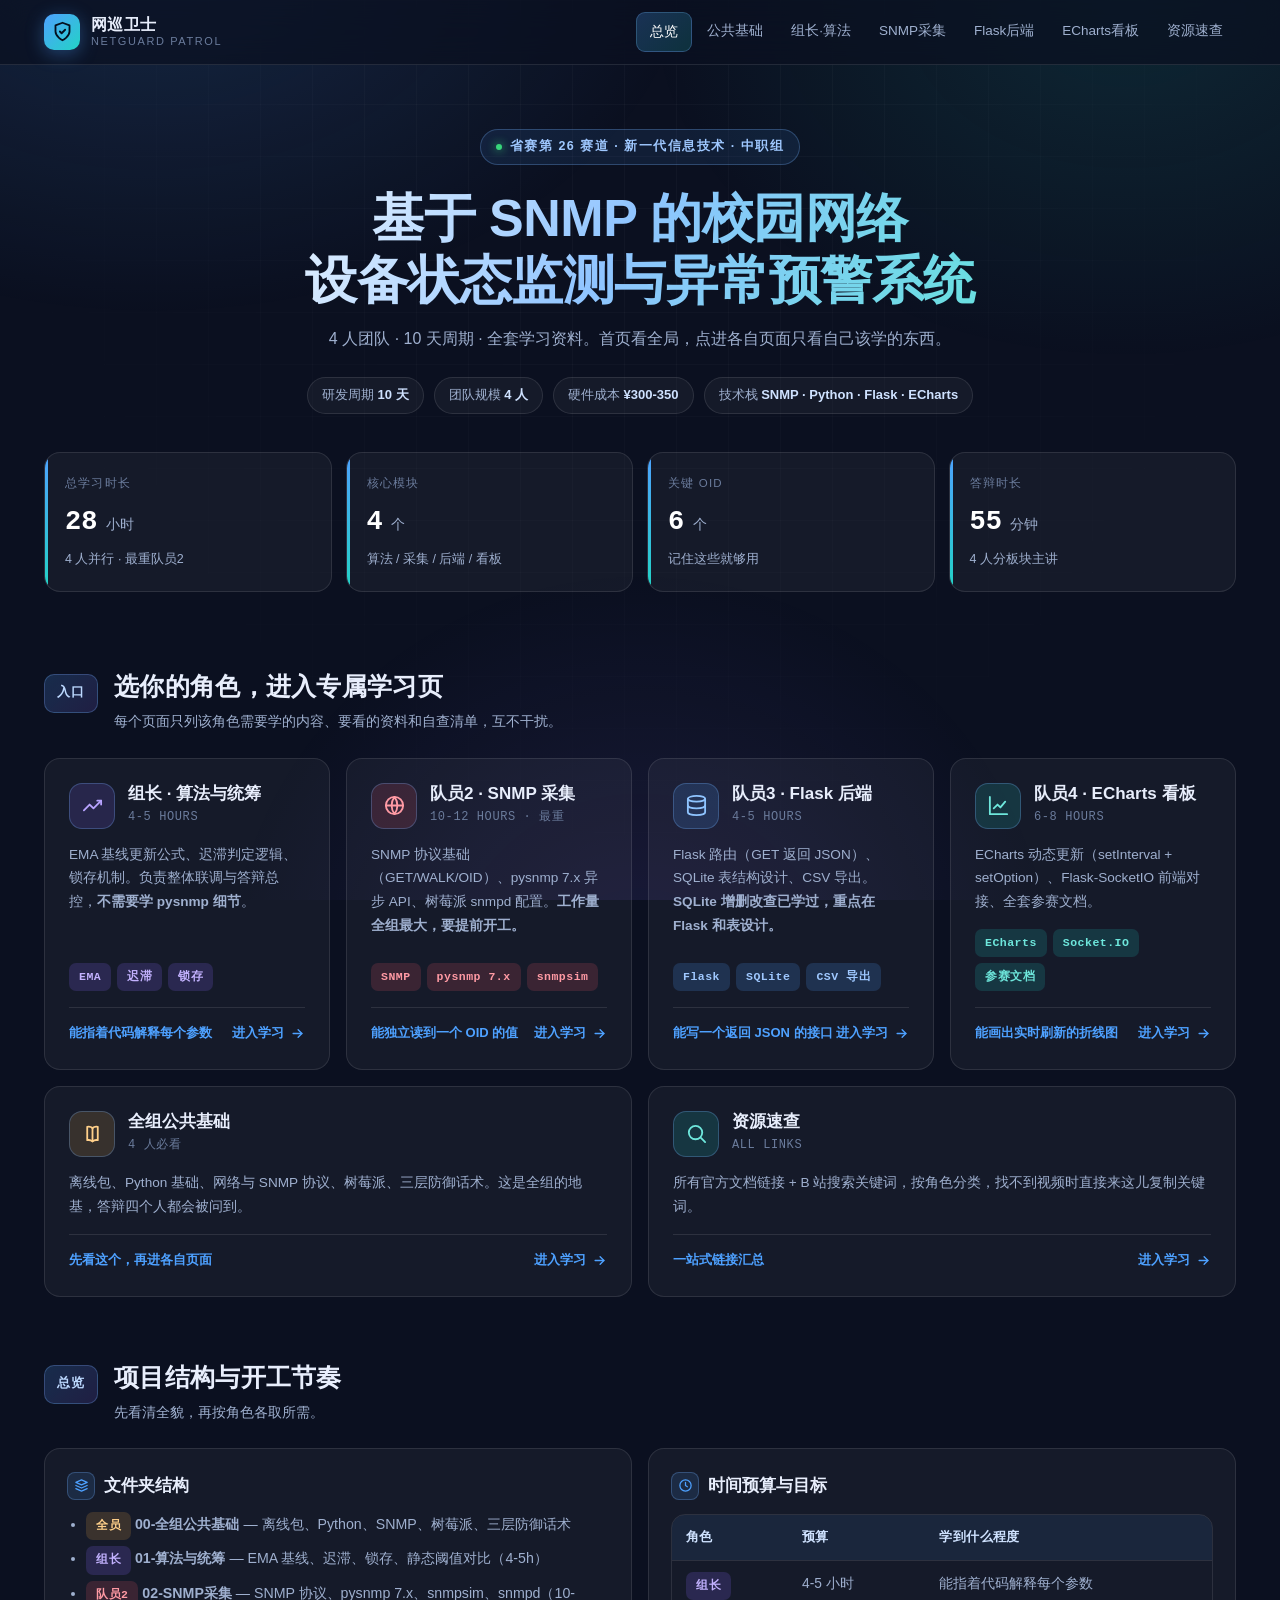
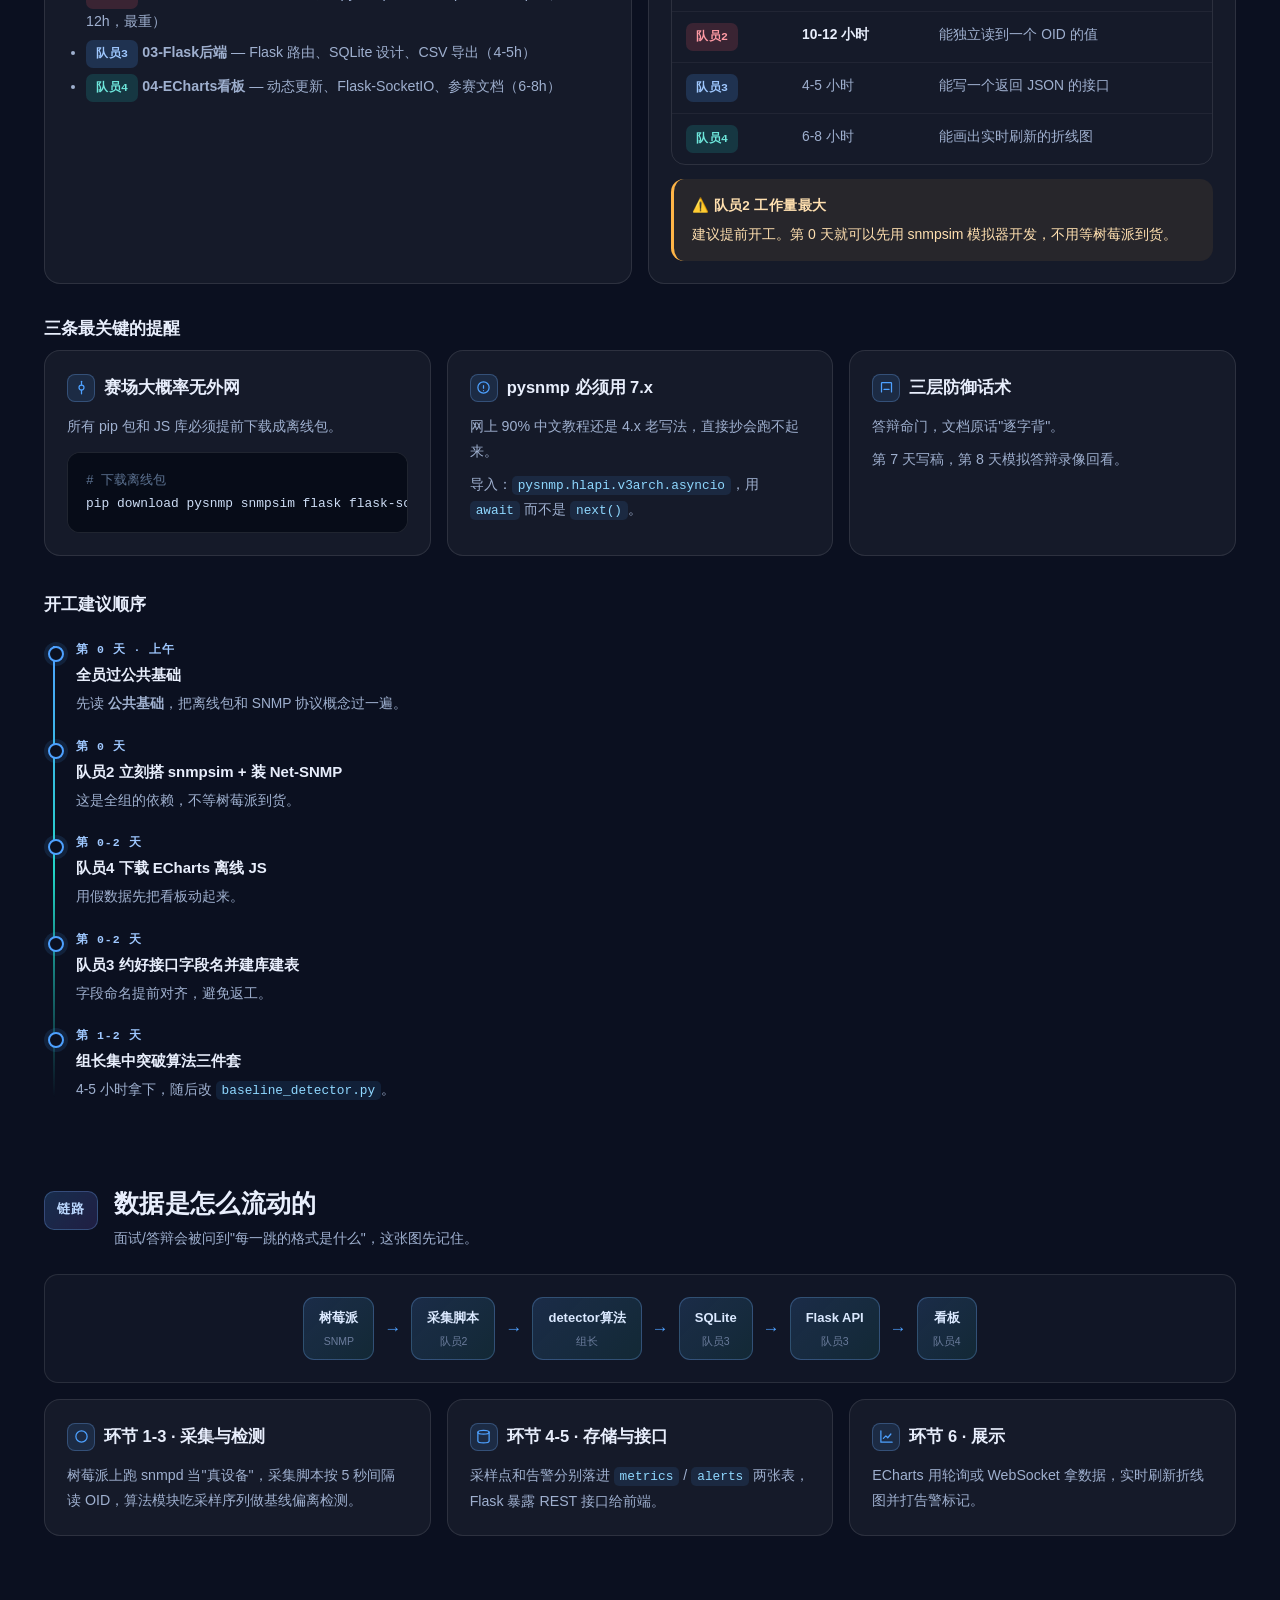
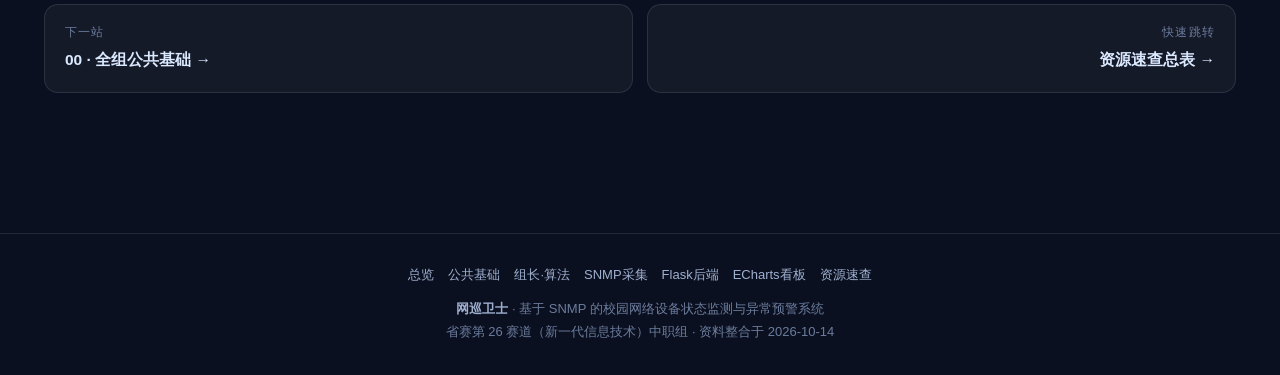
<file: index.html>
<!DOCTYPE html>
<html lang="zh-CN">
<head>
<meta charset="UTF-8">
<meta name="viewport" content="width=device-width, initial-scale=1.0">
<title>网巡卫士 · 学习资料总站</title>
<link rel="stylesheet" href="assets/style.css">
</head>
<body>

<header class="topbar">
  <div class="topbar-inner">
    <a class="brand" href="index.html">
      <div class="logo">
        <svg viewBox="0 0 24 24"><path d="M12 22s8-4 8-10V5l-8-3-8 3v7c0 6 8 10 8 10z"/><path d="M9 12l2 2 4-4"/></svg>
      </div>
      <div>
        <b>网巡卫士</b>
        <span>NetGuard Patrol</span>
      </div>
    </a>
    <button class="menu-toggle" id="menuToggle" aria-label="打开菜单">☰</button>
    <nav class="menu" id="menu">
      <a href="index.html">总览</a>
      <a href="common.html">公共基础</a>
      <a href="member1.html">组长·算法</a>
      <a href="member2.html">SNMP采集</a>
      <a href="member3.html">Flask后端</a>
      <a href="member4.html">ECharts看板</a>
      <a href="resources.html">资源速查</a>
    </nav>
  </div>
</header>

<main>

  <!-- ================= HERO ================= -->
  <section class="hero">
    <div class="tag"><span class="dot"></span>省赛第 26 赛道 · 新一代信息技术 · 中职组</div>
    <h1>基于 SNMP 的校园网络<br>设备状态监测与异常预警系统</h1>
    <p class="lead">4 人团队 · 10 天周期 · 全套学习资料。首页看全局，点进各自页面只看自己该学的东西。</p>
    <div class="meta">
      <span class="chip">研发周期 <b>10 天</b></span>
      <span class="chip">团队规模 <b>4 人</b></span>
      <span class="chip">硬件成本 <b>¥300-350</b></span>
      <span class="chip">技术栈 <b>SNMP · Python · Flask · ECharts</b></span>
    </div>

    <div class="stats">
      <div class="stat"><div class="k">总学习时长</div><div class="v">28<small> 小时</small></div><div class="d">4 人并行 · 最重队员2</div></div>
      <div class="stat"><div class="k">核心模块</div><div class="v">4<small> 个</small></div><div class="d">算法 / 采集 / 后端 / 看板</div></div>
      <div class="stat"><div class="k">关键 OID</div><div class="v">6<small> 个</small></div><div class="d">记住这些就够用</div></div>
      <div class="stat"><div class="k">答辩时长</div><div class="v">55<small> 分钟</small></div><div class="d">4 人分板块主讲</div></div>
    </div>
  </section>

  <!-- ================= 角色入口 ================= -->
  <section class="block" id="roles">
    <div class="sec-head">
      <div class="sec-num">入口</div>
      <div>
        <h2>选你的角色，进入专属学习页</h2>
        <p>每个页面只列该角色需要学的内容、要看的资料和自查清单，互不干扰。</p>
      </div>
    </div>

    <div class="roles">
      <a class="role-card rc-leader" href="member1.html">
        <div class="rc-top">
          <div class="rc-ic"><svg viewBox="0 0 24 24"><path d="M3 17l6-6 4 4 8-8"/><path d="M17 7h4v4"/></svg></div>
          <div>
            <div class="rc-name">组长 · 算法与统筹</div>
            <div class="rc-sub">4-5 HOURS</div>
          </div>
        </div>
        <p class="rc-desc">EMA 基线更新公式、迟滞判定逻辑、锁存机制。负责整体联调与答辩总控，<b>不需要学 pysnmp 细节</b>。</p>
        <div class="rc-tags">
          <span class="role-tag r-leader">EMA</span>
          <span class="role-tag r-leader">迟滞</span>
          <span class="role-tag r-leader">锁存</span>
        </div>
        <div class="rc-foot"><span>能指着代码解释每个参数</span><span class="go">进入学习<svg viewBox="0 0 24 24"><path d="M5 12h14"/><path d="M13 6l6 6-6 6"/></svg></span></div>
      </a>

      <a class="role-card rc-m2" href="member2.html">
        <div class="rc-top">
          <div class="rc-ic"><svg viewBox="0 0 24 24"><circle cx="12" cy="12" r="9"/><path d="M3 12h18M12 3a15 15 0 010 18M12 3a15 15 0 000 18"/></svg></div>
          <div>
            <div class="rc-name">队员2 · SNMP 采集</div>
            <div class="rc-sub">10-12 HOURS · 最重</div>
          </div>
        </div>
        <p class="rc-desc">SNMP 协议基础（GET/WALK/OID）、pysnmp 7.x 异步 API、树莓派 snmpd 配置。<b>工作量全组最大，要提前开工。</b></p>
        <div class="rc-tags">
          <span class="role-tag r-m2">SNMP</span>
          <span class="role-tag r-m2">pysnmp 7.x</span>
          <span class="role-tag r-m2">snmpsim</span>
        </div>
        <div class="rc-foot"><span>能独立读到一个 OID 的值</span><span class="go">进入学习<svg viewBox="0 0 24 24"><path d="M5 12h14"/><path d="M13 6l6 6-6 6"/></svg></span></div>
      </a>

      <a class="role-card rc-m3" href="member3.html">
        <div class="rc-top">
          <div class="rc-ic"><svg viewBox="0 0 24 24"><ellipse cx="12" cy="5" rx="9" ry="3"/><path d="M3 5v14c0 1.66 4 3 9 3s9-1.34 9-3V5"/><path d="M3 12c0 1.66 4 3 9 3s9-1.34 9-3"/></svg></div>
          <div>
            <div class="rc-name">队员3 · Flask 后端</div>
            <div class="rc-sub">4-5 HOURS</div>
          </div>
        </div>
        <p class="rc-desc">Flask 路由（GET 返回 JSON）、SQLite 表结构设计、CSV 导出。<b>SQLite 增删改查已学过，重点在 Flask 和表设计。</b></p>
        <div class="rc-tags">
          <span class="role-tag r-m3">Flask</span>
          <span class="role-tag r-m3">SQLite</span>
          <span class="role-tag r-m3">CSV 导出</span>
        </div>
        <div class="rc-foot"><span>能写一个返回 JSON 的接口</span><span class="go">进入学习<svg viewBox="0 0 24 24"><path d="M5 12h14"/><path d="M13 6l6 6-6 6"/></svg></span></div>
      </a>

      <a class="role-card rc-m4" href="member4.html">
        <div class="rc-top">
          <div class="rc-ic"><svg viewBox="0 0 24 24"><path d="M3 3v18h18"/><path d="M7 15l4-4 3 3 5-6"/></svg></div>
          <div>
            <div class="rc-name">队员4 · ECharts 看板</div>
            <div class="rc-sub">6-8 HOURS</div>
          </div>
        </div>
        <p class="rc-desc">ECharts 动态更新（setInterval + setOption）、Flask-SocketIO 前端对接、全套参赛文档。</p>
        <div class="rc-tags">
          <span class="role-tag r-m4">ECharts</span>
          <span class="role-tag r-m4">Socket.IO</span>
          <span class="role-tag r-m4">参赛文档</span>
        </div>
        <div class="rc-foot"><span>能画出实时刷新的折线图</span><span class="go">进入学习<svg viewBox="0 0 24 24"><path d="M5 12h14"/><path d="M13 6l6 6-6 6"/></svg></span></div>
      </a>
    </div>

    <div class="grid g2" style="margin-top:16px">
      <a class="role-card ph-common" href="common.html" style="text-decoration:none">
        <div class="rc-top">
          <div class="rc-ic" style="background:rgba(255,181,71,.15)"><svg viewBox="0 0 24 24" style="stroke:#ffd08a"><path d="M12 6.25C10.5 5 8.5 4.5 6.5 5V19c2-.5 4 0 5.5 1.25"/><path d="M12 6.25C13.5 5 15.5 4.5 17.5 5V19c-2-.5-4 0-5.5 1.25"/><path d="M12 6.25v13.5"/></svg></div>
          <div>
            <div class="rc-name">全组公共基础</div>
            <div class="rc-sub">4 人必看</div>
          </div>
        </div>
        <p class="rc-desc">离线包、Python 基础、网络与 SNMP 协议、树莓派、三层防御话术。这是全组的地基，答辩四个人都会被问到。</p>
        <div class="rc-foot"><span>先看这个，再进各自页面</span><span class="go">进入学习<svg viewBox="0 0 24 24"><path d="M5 12h14"/><path d="M13 6l6 6-6 6"/></svg></span></div>
      </a>

      <a class="role-card" href="resources.html" style="text-decoration:none">
        <div class="rc-top">
          <div class="rc-ic" style="background:rgba(34,211,197,.15);border-color:var(--line-strong)"><svg viewBox="0 0 24 24" style="stroke:#6ee7dc"><circle cx="11" cy="11" r="7"/><path d="M21 21l-4.35-4.35"/></svg></div>
          <div>
            <div class="rc-name">资源速查</div>
            <div class="rc-sub">ALL LINKS</div>
          </div>
        </div>
        <p class="rc-desc">所有官方文档链接 + B 站搜索关键词，按角色分类，找不到视频时直接来这儿复制关键词。</p>
        <div class="rc-foot"><span>一站式链接汇总</span><span class="go">进入学习<svg viewBox="0 0 24 24"><path d="M5 12h14"/><path d="M13 6l6 6-6 6"/></svg></span></div>
      </a>
    </div>
  </section>

  <!-- ================= 全局节奏 ================= -->
  <section class="block" id="overview">
    <div class="sec-head">
      <div class="sec-num">总览</div>
      <div>
        <h2>项目结构与开工节奏</h2>
        <p>先看清全貌，再按角色各取所需。</p>
      </div>
    </div>

    <div class="grid g2">
      <div class="card">
        <h3><span class="ic"><svg viewBox="0 0 24 24"><path d="M3 7l9-4 9 4-9 4-9-4z"/><path d="M3 12l9 4 9-4"/><path d="M3 17l9 4 9-4"/></svg></span>文件夹结构</h3>
        <ul>
          <li><span class="role-tag r-all">全员</span> <b>00-全组公共基础</b> — 离线包、Python、SNMP、树莓派、三层防御话术</li>
          <li><span class="role-tag r-leader">组长</span> <b>01-算法与统筹</b> — EMA 基线、迟滞、锁存、静态阈值对比（4-5h）</li>
          <li><span class="role-tag r-m2">队员2</span> <b>02-SNMP采集</b> — SNMP 协议、pysnmp 7.x、snmpsim、snmpd（10-12h，最重）</li>
          <li><span class="role-tag r-m3">队员3</span> <b>03-Flask后端</b> — Flask 路由、SQLite 设计、CSV 导出（4-5h）</li>
          <li><span class="role-tag r-m4">队员4</span> <b>04-ECharts看板</b> — 动态更新、Flask-SocketIO、参赛文档（6-8h）</li>
        </ul>
      </div>

      <div class="card">
        <h3><span class="ic"><svg viewBox="0 0 24 24"><circle cx="12" cy="12" r="9"/><path d="M12 7v5l3 2"/></svg></span>时间预算与目标</h3>
        <div class="tbl-wrap">
          <table>
            <thead><tr><th>角色</th><th>预算</th><th>学到什么程度</th></tr></thead>
            <tbody>
              <tr><td><span class="role-tag r-leader">组长</span></td><td>4-5 小时</td><td>能指着代码解释每个参数</td></tr>
              <tr><td><span class="role-tag r-m2">队员2</span></td><td><b>10-12 小时</b></td><td>能独立读到一个 OID 的值</td></tr>
              <tr><td><span class="role-tag r-m3">队员3</span></td><td>4-5 小时</td><td>能写一个返回 JSON 的接口</td></tr>
              <tr><td><span class="role-tag r-m4">队员4</span></td><td>6-8 小时</td><td>能画出实时刷新的折线图</td></tr>
            </tbody>
          </table>
        </div>
        <div class="callout warn"><span class="ct">⚠️ 队员2 工作量最大</span>建议提前开工。第 0 天就可以先用 snmpsim 模拟器开发，不用等树莓派到货。</div>
      </div>
    </div>

    <h3 style="margin:30px 0 6px;font-size:17px">三条最关键的提醒</h3>
    <div class="grid g3">
      <div class="card">
        <h3><span class="ic"><svg viewBox="0 0 24 24"><path d="M12 2v6"/><path d="M12 16v6"/><circle cx="12" cy="12" r="4"/></svg></span>赛场大概率无外网</h3>
        <p>所有 pip 包和 JS 库必须提前下载成离线包。</p>
<pre><code><span class="cm"># 下载离线包</span>
pip download pysnmp snmpsim flask flask-socketio -d ./offline_packages</code></pre>
      </div>
      <div class="card">
        <h3><span class="ic"><svg viewBox="0 0 24 24"><path d="M12 9v4"/><path d="M12 17h.01"/><circle cx="12" cy="12" r="9"/></svg></span>pysnmp 必须用 7.x</h3>
        <p>网上 90% 中文教程还是 4.x 老写法，直接抄会跑不起来。</p>
        <p style="margin-top:8px">导入：<code class="inline">pysnmp.hlapi.v3arch.asyncio</code>，用 <code class="inline">await</code> 而不是 <code class="inline">next()</code>。</p>
      </div>
      <div class="card">
        <h3><span class="ic"><svg viewBox="0 0 24 24"><path d="M4 19V5a1 1 0 011-1h14a1 1 0 011 1v14"/><path d="M8 15h8"/></svg></span>三层防御话术</h3>
        <p>答辩命门，文档原话"逐字背"。</p>
        <p style="margin-top:8px">第 7 天写稿，第 8 天模拟答辩录像回看。</p>
      </div>
    </div>

    <h3 style="margin:34px 0 6px;font-size:17px">开工建议顺序</h3>
    <div class="timeline">
      <div class="tl-item"><div class="day">第 0 天 · 上午</div><h4>全员过公共基础</h4><p>先读 <b>公共基础</b>，把离线包和 SNMP 协议概念过一遍。</p></div>
      <div class="tl-item"><div class="day">第 0 天</div><h4>队员2 立刻搭 snmpsim + 装 Net-SNMP</h4><p>这是全组的依赖，不等树莓派到货。</p></div>
      <div class="tl-item"><div class="day">第 0-2 天</div><h4>队员4 下载 ECharts 离线 JS</h4><p>用假数据先把看板动起来。</p></div>
      <div class="tl-item"><div class="day">第 0-2 天</div><h4>队员3 约好接口字段名并建库建表</h4><p>字段命名提前对齐，避免返工。</p></div>
      <div class="tl-item"><div class="day">第 1-2 天</div><h4>组长集中突破算法三件套</h4><p>4-5 小时拿下，随后改 <code class="inline">baseline_detector.py</code>。</p></div>
    </div>
  </section>

  <!-- ================= 数据流 ================= -->
  <section class="block" id="flow">
    <div class="sec-head">
      <div class="sec-num">链路</div>
      <div>
        <h2>数据是怎么流动的</h2>
        <p>面试/答辩会被问到"每一跳的格式是什么"，这张图先记住。</p>
      </div>
    </div>
    <div class="flow">
      <div class="node">树莓派<small>SNMP</small></div><span class="arrow">→</span>
      <div class="node">采集脚本<small>队员2</small></div><span class="arrow">→</span>
      <div class="node">detector算法<small>组长</small></div><span class="arrow">→</span>
      <div class="node">SQLite<small>队员3</small></div><span class="arrow">→</span>
      <div class="node">Flask API<small>队员3</small></div><span class="arrow">→</span>
      <div class="node">看板<small>队员4</small></div>
    </div>
    <div class="grid g3" style="margin-top:16px">
      <div class="card"><h3><span class="ic"><svg viewBox="0 0 24 24"><circle cx="12" cy="12" r="9"/></svg></span>环节 1-3 · 采集与检测</h3><p>树莓派上跑 snmpd 当"真设备"，采集脚本按 5 秒间隔读 OID，算法模块吃采样序列做基线偏离检测。</p></div>
      <div class="card"><h3><span class="ic"><svg viewBox="0 0 24 24"><ellipse cx="12" cy="5" rx="9" ry="3"/><path d="M3 5v14c0 1.66 4 3 9 3s9-1.34 9-3V5"/></svg></span>环节 4-5 · 存储与接口</h3><p>采样点和告警分别落进 <code class="inline">metrics</code> / <code class="inline">alerts</code> 两张表，Flask 暴露 REST 接口给前端。</p></div>
      <div class="card"><h3><span class="ic"><svg viewBox="0 0 24 24"><path d="M3 3v18h18"/><path d="M7 15l4-4 3 3 5-6"/></svg></span>环节 6 · 展示</h3><p>ECharts 用轮询或 WebSocket 拿数据，实时刷新折线图并打告警标记。</p></div>
    </div>
  </section>

  <div class="pager">
    <a href="common.html">
      <div class="pg-k">下一站</div>
      <div class="pg-v">00 · 全组公共基础 →</div>
    </a>
    <a class="next" href="resources.html">
      <div class="pg-k">快速跳转</div>
      <div class="pg-v">资源速查总表 →</div>
    </a>
  </div>

</main>

<footer>
  <div class="fnav">
    <a href="index.html">总览</a>
    <a href="common.html">公共基础</a>
    <a href="member1.html">组长·算法</a>
    <a href="member2.html">SNMP采集</a>
    <a href="member3.html">Flask后端</a>
    <a href="member4.html">ECharts看板</a>
    <a href="resources.html">资源速查</a>
  </div>
  <b>网巡卫士</b> · 基于 SNMP 的校园网络设备状态监测与异常预警系统<br>
  省赛第 26 赛道（新一代信息技术）中职组 · 资料整合于 2026-10-14
</footer>

<button id="toTop" aria-label="回到顶部">
  <svg viewBox="0 0 24 24"><path d="M12 19V5"/><path d="M5 12l7-7 7 7"/></svg>
</button>

<script src="assets/app.js"></script>
</body>
</html>
</file>
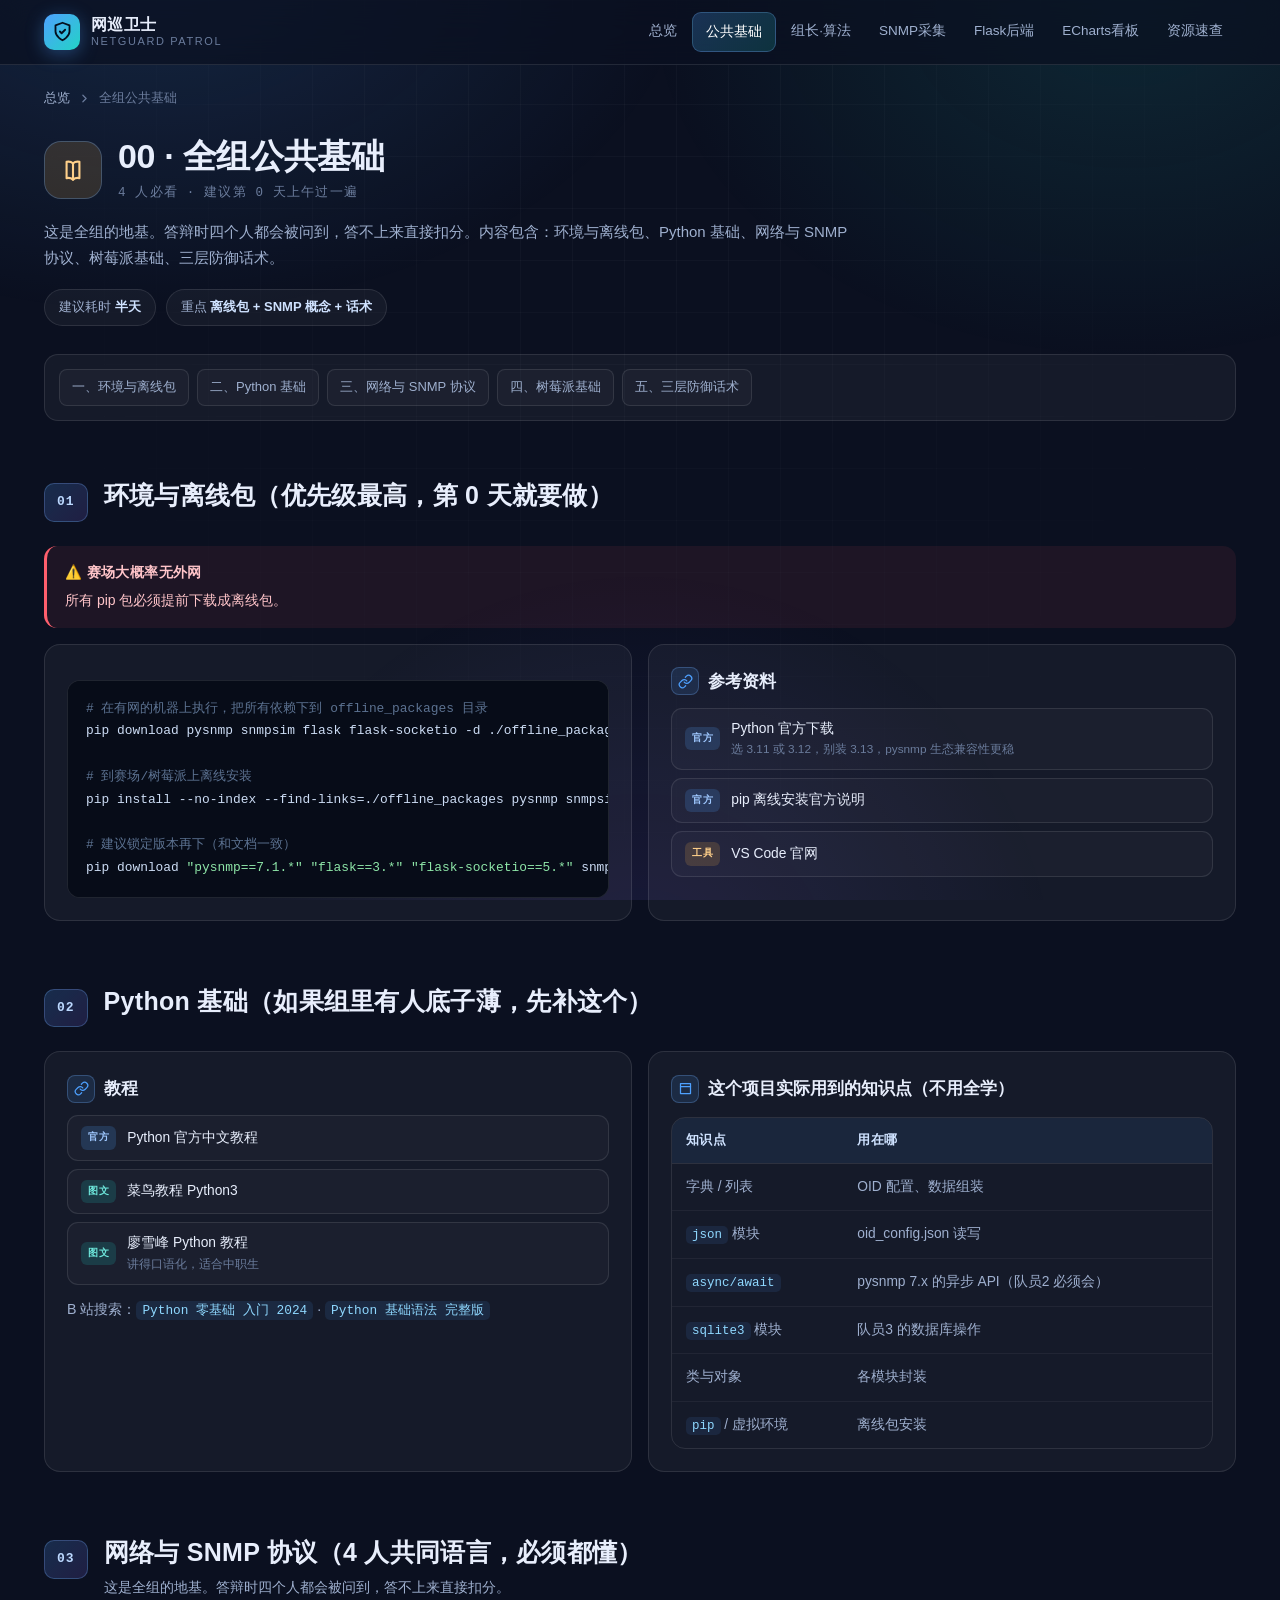
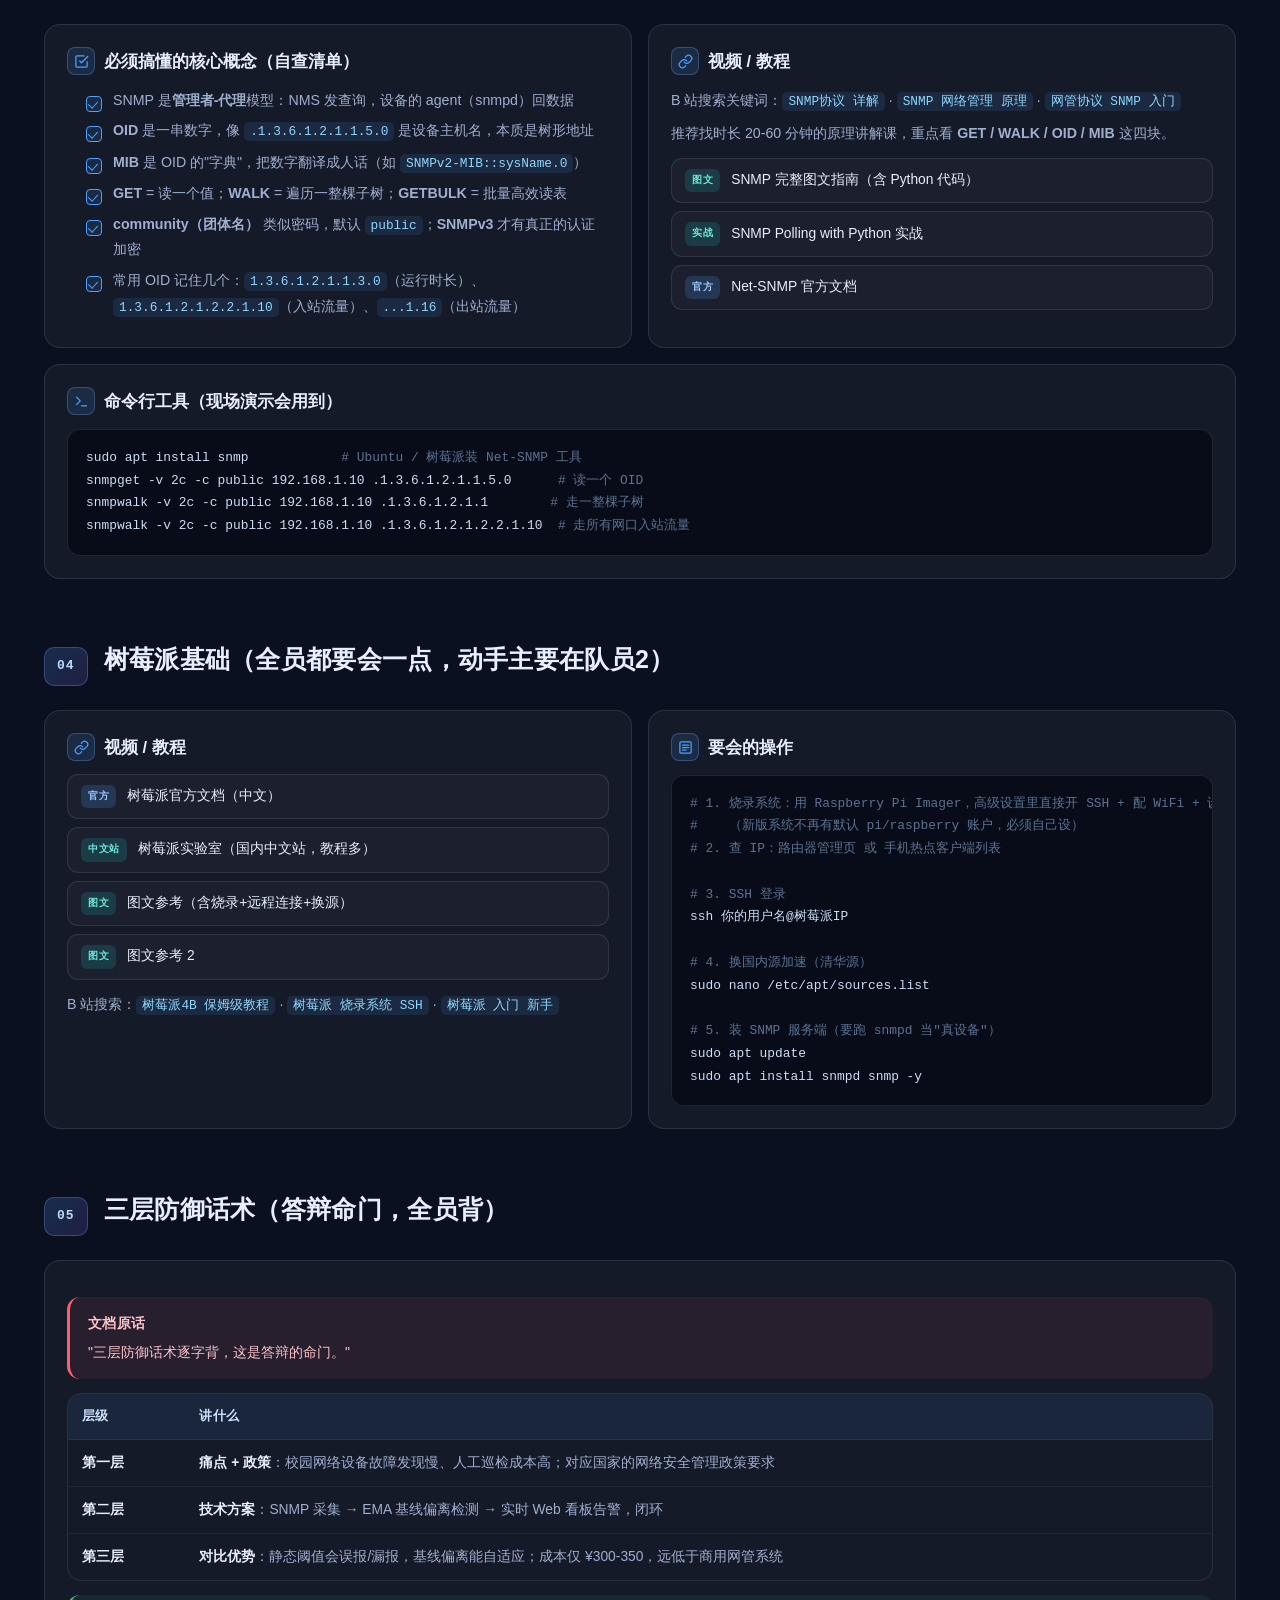
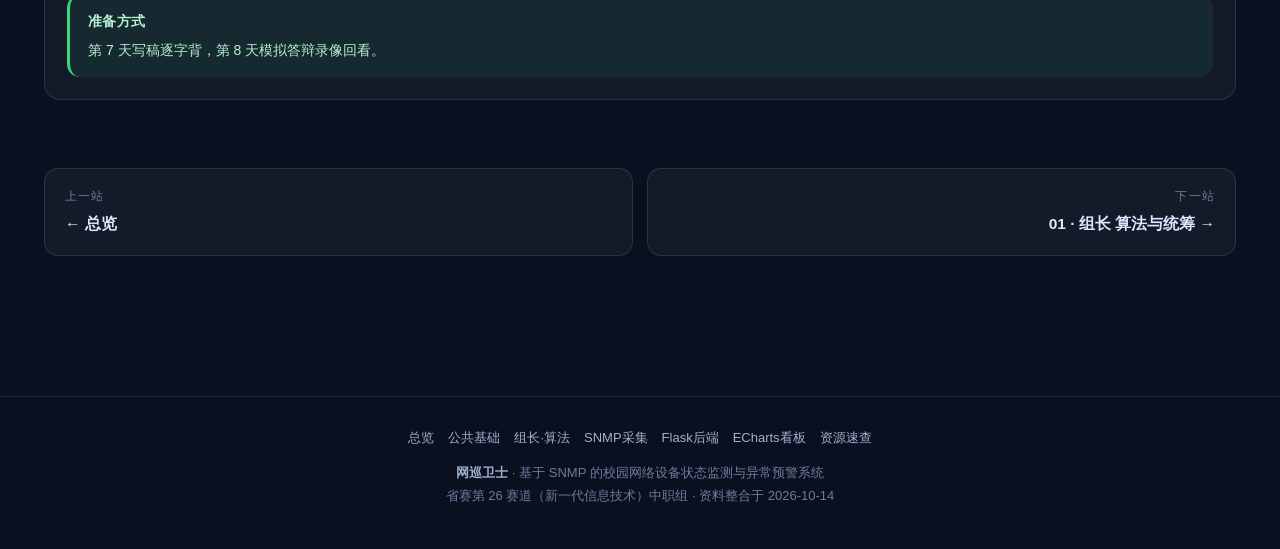
<file: common.html>
<!DOCTYPE html>
<html lang="zh-CN">
<head>
<meta charset="UTF-8">
<meta name="viewport" content="width=device-width, initial-scale=1.0">
<title>全组公共基础 | 网巡卫士学习资料</title>
<link rel="stylesheet" href="assets/style.css">
</head>
<body>

<header class="topbar">
  <div class="topbar-inner">
    <a class="brand" href="index.html">
      <div class="logo"><svg viewBox="0 0 24 24"><path d="M12 22s8-4 8-10V5l-8-3-8 3v7c0 6 8 10 8 10z"/><path d="M9 12l2 2 4-4"/></svg></div>
      <div><b>网巡卫士</b><span>NetGuard Patrol</span></div>
    </a>
    <button class="menu-toggle" id="menuToggle" aria-label="打开菜单">☰</button>
    <nav class="menu" id="menu">
      <a href="index.html">总览</a>
      <a href="common.html">公共基础</a>
      <a href="member1.html">组长·算法</a>
      <a href="member2.html">SNMP采集</a>
      <a href="member3.html">Flask后端</a>
      <a href="member4.html">ECharts看板</a>
      <a href="resources.html">资源速查</a>
    </nav>
  </div>
</header>

<main>

  <div class="crumb">
    <a href="index.html">总览</a>
    <svg viewBox="0 0 24 24"><path d="M9 18l6-6-6-6"/></svg>
    <span>全组公共基础</span>
  </div>

  <div class="page-hero ph-common">
    <div class="ph-top">
      <div class="ph-ic"><svg viewBox="0 0 24 24"><path d="M12 6.25C10.5 5 8.5 4.5 6.5 5V19c2-.5 4 0 5.5 1.25"/><path d="M12 6.25C13.5 5 15.5 4.5 17.5 5V19c-2-.5-4 0-5.5 1.25"/><path d="M12 6.25v13.5"/></svg></div>
      <div>
        <h1>00 · 全组公共基础</h1>
        <div class="ph-sub">4 人必看 · 建议第 0 天上午过一遍</div>
      </div>
    </div>
    <p class="ph-desc">这是全组的地基。答辩时四个人都会被问到，答不上来直接扣分。内容包含：环境与离线包、Python 基础、网络与 SNMP 协议、树莓派基础、三层防御话术。</p>
    <div class="ph-meta">
      <span class="chip">建议耗时 <b>半天</b></span>
      <span class="chip">重点 <b>离线包 + SNMP 概念 + 话术</b></span>
    </div>
  </div>

  <nav class="anchor-nav">
    <a href="#s1">一、环境与离线包</a>
    <a href="#s2">二、Python 基础</a>
    <a href="#s3">三、网络与 SNMP 协议</a>
    <a href="#s4">四、树莓派基础</a>
    <a href="#s5">五、三层防御话术</a>
  </nav>

  <!-- 1 -->
  <section class="block" id="s1">
    <div class="sec-head">
      <div class="sec-num">01</div>
      <div>
        <h2>环境与离线包（优先级最高，第 0 天就要做）</h2>
      </div>
    </div>
    <div class="callout danger"><span class="ct">⚠️ 赛场大概率无外网</span>所有 pip 包必须提前下载成离线包。</div>
    <div class="grid g2" style="margin-top:16px">
      <div class="card">
<pre><code><span class="cm"># 在有网的机器上执行，把所有依赖下到 offline_packages 目录</span>
pip download pysnmp snmpsim flask flask-socketio -d ./offline_packages

<span class="cm"># 到赛场/树莓派上离线安装</span>
pip install --no-index --find-links=./offline_packages pysnmp snmpsim flask flask-socketio

<span class="cm"># 建议锁定版本再下（和文档一致）</span>
pip download <span class="st">"pysnmp==7.1.*"</span> <span class="st">"flask==3.*"</span> <span class="st">"flask-socketio==5.*"</span> snmpsim -d ./offline_packages</code></pre>
      </div>
      <div class="card">
        <h3><span class="ic"><svg viewBox="0 0 24 24"><path d="M10 13a5 5 0 007.54.54l3-3a5 5 0 00-7.07-7.07l-1.72 1.71"/><path d="M14 11a5 5 0 00-7.54-.54l-3 3a5 5 0 007.07 7.07l1.71-1.71"/></svg></span>参考资料</h3>
        <div class="links">
          <a class="link" href="https://www.python.org/downloads/" target="_blank" rel="noopener"><span class="badge b-official">官方</span><span class="t">Python 官方下载<small>选 3.11 或 3.12，别装 3.13，pysnmp 生态兼容性更稳</small></span></a>
          <a class="link" href="https://pip.pypa.io/en/stable/cli/pip_download/" target="_blank" rel="noopener"><span class="badge b-official">官方</span><span class="t">pip 离线安装官方说明</span></a>
          <a class="link" href="https://code.visualstudio.com/" target="_blank" rel="noopener"><span class="badge b-tool">工具</span><span class="t">VS Code 官网</span></a>
        </div>
      </div>
    </div>
  </section>

  <!-- 2 -->
  <section class="block" id="s2">
    <div class="sec-head">
      <div class="sec-num">02</div>
      <div>
        <h2>Python 基础（如果组里有人底子薄，先补这个）</h2>
      </div>
    </div>
    <div class="grid g2">
      <div class="card">
        <h3><span class="ic"><svg viewBox="0 0 24 24"><path d="M10 13a5 5 0 007.54.54l3-3a5 5 0 00-7.07-7.07l-1.72 1.71"/><path d="M14 11a5 5 0 00-7.54-.54l-3 3a5 5 0 007.07 7.07l1.71-1.71"/></svg></span>教程</h3>
        <div class="links">
          <a class="link" href="https://docs.python.org/zh-cn/3/tutorial/" target="_blank" rel="noopener"><span class="badge b-official">官方</span><span class="t">Python 官方中文教程</span></a>
          <a class="link" href="https://www.runoob.com/python3/python3-tutorial.html" target="_blank" rel="noopener"><span class="badge b-article">图文</span><span class="t">菜鸟教程 Python3</span></a>
          <a class="link" href="https://liaoxuefeng.com/books/python/introduction/index.html" target="_blank" rel="noopener"><span class="badge b-article">图文</span><span class="t">廖雪峰 Python 教程<small>讲得口语化，适合中职生</small></span></a>
        </div>
        <p style="margin-top:12px">B 站搜索：<code class="inline">Python 零基础 入门 2024</code> · <code class="inline">Python 基础语法 完整版</code></p>
      </div>
      <div class="card">
        <h3><span class="ic"><svg viewBox="0 0 24 24"><path d="M4 4h16v16H4z"/><path d="M4 9h16"/></svg></span>这个项目实际用到的知识点（不用全学）</h3>
        <div class="tbl-wrap">
          <table style="min-width:auto">
            <thead><tr><th>知识点</th><th>用在哪</th></tr></thead>
            <tbody>
              <tr><td>字典 / 列表</td><td>OID 配置、数据组装</td></tr>
              <tr><td><code>json</code> 模块</td><td>oid_config.json 读写</td></tr>
              <tr><td><code>async/await</code></td><td>pysnmp 7.x 的异步 API（队员2 必须会）</td></tr>
              <tr><td><code>sqlite3</code> 模块</td><td>队员3 的数据库操作</td></tr>
              <tr><td>类与对象</td><td>各模块封装</td></tr>
              <tr><td><code>pip</code> / 虚拟环境</td><td>离线包安装</td></tr>
            </tbody>
          </table>
        </div>
      </div>
    </div>
  </section>

  <!-- 3 -->
  <section class="block" id="s3">
    <div class="sec-head">
      <div class="sec-num">03</div>
      <div>
        <h2>网络与 SNMP 协议（4 人共同语言，必须都懂）</h2>
        <p>这是全组的地基。答辩时四个人都会被问到，答不上来直接扣分。</p>
      </div>
    </div>

    <div class="grid g2">
      <div class="card">
        <h3><span class="ic"><svg viewBox="0 0 24 24"><path d="M9 11l3 3L22 4"/><path d="M21 12v7a2 2 0 01-2 2H5a2 2 0 01-2-2V5a2 2 0 012-2h11"/></svg></span>必须搞懂的核心概念（自查清单）</h3>
        <ul class="check-list">
          <li>SNMP 是<b>管理者-代理</b>模型：NMS 发查询，设备的 agent（snmpd）回数据</li>
          <li><b>OID</b> 是一串数字，像 <code class="inline">.1.3.6.1.2.1.1.5.0</code> 是设备主机名，本质是树形地址</li>
          <li><b>MIB</b> 是 OID 的"字典"，把数字翻译成人话（如 <code class="inline">SNMPv2-MIB::sysName.0</code>）</li>
          <li><b>GET</b> = 读一个值；<b>WALK</b> = 遍历一整棵子树；<b>GETBULK</b> = 批量高效读表</li>
          <li><b>community（团体名）</b> 类似密码，默认 <code class="inline">public</code>；<b>SNMPv3</b> 才有真正的认证加密</li>
          <li>常用 OID 记住几个：<code class="inline">1.3.6.1.2.1.1.3.0</code>（运行时长）、<code class="inline">1.3.6.1.2.1.2.2.1.10</code>（入站流量）、<code class="inline">...1.16</code>（出站流量）</li>
        </ul>
      </div>
      <div class="card">
        <h3><span class="ic"><svg viewBox="0 0 24 24"><path d="M10 13a5 5 0 007.54.54l3-3a5 5 0 00-7.07-7.07l-1.72 1.71"/><path d="M14 11a5 5 0 00-7.54-.54l-3 3a5 5 0 007.07 7.07l1.71-1.71"/></svg></span>视频 / 教程</h3>
        <p>B 站搜索关键词：<code class="inline">SNMP协议 详解</code> · <code class="inline">SNMP 网络管理 原理</code> · <code class="inline">网管协议 SNMP 入门</code></p>
        <p style="margin-top:8px">推荐找时长 20-60 分钟的原理讲解课，重点看 <b>GET / WALK / OID / MIB</b> 这四块。</p>
        <div class="links">
          <a class="link" href="https://calmops.com/network/snmp-protocol-network-management" target="_blank" rel="noopener"><span class="badge b-article">图文</span><span class="t">SNMP 完整图文指南（含 Python 代码）</span></a>
          <a class="link" href="https://snmp-monitoring.info/guides/python-polling" target="_blank" rel="noopener"><span class="badge b-article">实战</span><span class="t">SNMP Polling with Python 实战</span></a>
          <a class="link" href="http://www.net-snmp.org/docs/" target="_blank" rel="noopener"><span class="badge b-official">官方</span><span class="t">Net-SNMP 官方文档</span></a>
        </div>
      </div>
    </div>

    <div class="card" style="margin-top:16px">
      <h3><span class="ic"><svg viewBox="0 0 24 24"><path d="M4 17l6-6-6-6"/><path d="M12 19h8"/></svg></span>命令行工具（现场演示会用到）</h3>
<pre><code>sudo apt install snmp            <span class="cm"># Ubuntu / 树莓派装 Net-SNMP 工具</span>
snmpget -v 2c -c public 192.168.1.10 .1.3.6.1.2.1.1.5.0      <span class="cm"># 读一个 OID</span>
snmpwalk -v 2c -c public 192.168.1.10 .1.3.6.1.2.1.1        <span class="cm"># 走一整棵子树</span>
snmpwalk -v 2c -c public 192.168.1.10 .1.3.6.1.2.1.2.2.1.10  <span class="cm"># 走所有网口入站流量</span></code></pre>
    </div>
  </section>

  <!-- 4 -->
  <section class="block" id="s4">
    <div class="sec-head">
      <div class="sec-num">04</div>
      <div>
        <h2>树莓派基础（全员都要会一点，动手主要在队员2）</h2>
      </div>
    </div>

    <div class="grid g2">
      <div class="card">
        <h3><span class="ic"><svg viewBox="0 0 24 24"><path d="M10 13a5 5 0 007.54.54l3-3a5 5 0 00-7.07-7.07l-1.72 1.71"/><path d="M14 11a5 5 0 00-7.54-.54l-3 3a5 5 0 007.07 7.07l1.71-1.71"/></svg></span>视频 / 教程</h3>
        <div class="links">
          <a class="link" href="https://www.raspberrypi.com/documentation/computers/getting-started.html" target="_blank" rel="noopener"><span class="badge b-official">官方</span><span class="t">树莓派官方文档（中文）</span></a>
          <a class="link" href="https://shumeipai.nxez.com/" target="_blank" rel="noopener"><span class="badge b-article">中文站</span><span class="t">树莓派实验室（国内中文站，教程多）</span></a>
          <a class="link" href="https://www.bilibili.com/read/cv9226792/" target="_blank" rel="noopener"><span class="badge b-article">图文</span><span class="t">图文参考（含烧录+远程连接+换源）</span></a>
          <a class="link" href="https://www.bilibili.com/read/cv10559106/" target="_blank" rel="noopener"><span class="badge b-article">图文</span><span class="t">图文参考 2</span></a>
        </div>
        <p style="margin-top:12px">B 站搜索：<code class="inline">树莓派4B 保姆级教程</code> · <code class="inline">树莓派 烧录系统 SSH</code> · <code class="inline">树莓派 入门 新手</code></p>
      </div>
      <div class="card">
        <h3><span class="ic"><svg viewBox="0 0 24 24"><rect x="3" y="3" width="18" height="18" rx="2"/><path d="M7 12h10M7 8h10M7 16h6"/></svg></span>要会的操作</h3>
<pre><code><span class="cm"># 1. 烧录系统：用 Raspberry Pi Imager，高级设置里直接开 SSH + 配 WiFi + 设用户名密码</span>
<span class="cm">#    （新版系统不再有默认 pi/raspberry 账户，必须自己设）</span>
<span class="cm"># 2. 查 IP：路由器管理页 或 手机热点客户端列表</span>

<span class="cm"># 3. SSH 登录</span>
ssh 你的用户名@树莓派IP

<span class="cm"># 4. 换国内源加速（清华源）</span>
sudo nano /etc/apt/sources.list

<span class="cm"># 5. 装 SNMP 服务端（要跑 snmpd 当"真设备"）</span>
sudo apt update
sudo apt install snmpd snmp -y</code></pre>
      </div>
    </div>
  </section>

  <!-- 5 -->
  <section class="block" id="s5">
    <div class="sec-head">
      <div class="sec-num">05</div>
      <div>
        <h2>三层防御话术（答辩命门，全员背）</h2>
      </div>
    </div>
    <div class="card">
      <div class="callout danger"><span class="ct">文档原话</span>"三层防御话术逐字背，这是答辩的命门。"</div>
      <div class="tbl-wrap">
        <table>
          <thead><tr><th>层级</th><th>讲什么</th></tr></thead>
          <tbody>
            <tr><td><b>第一层</b></td><td><b>痛点 + 政策</b>：校园网络设备故障发现慢、人工巡检成本高；对应国家的网络安全管理政策要求</td></tr>
            <tr><td><b>第二层</b></td><td><b>技术方案</b>：SNMP 采集 → EMA 基线偏离检测 → 实时 Web 看板告警，闭环</td></tr>
            <tr><td><b>第三层</b></td><td><b>对比优势</b>：静态阈值会误报/漏报，基线偏离能自适应；成本仅 ¥300-350，远低于商用网管系统</td></tr>
          </tbody>
        </table>
      </div>
      <div class="callout ok" style="margin-top:14px"><span class="ct">准备方式</span>第 7 天写稿逐字背，第 8 天模拟答辩录像回看。</div>
    </div>
  </section>

  <div class="pager">
    <a href="index.html">
      <div class="pg-k">上一站</div>
      <div class="pg-v">← 总览</div>
    </a>
    <a class="next" href="member1.html">
      <div class="pg-k">下一站</div>
      <div class="pg-v">01 · 组长 算法与统筹 →</div>
    </a>
  </div>

</main>

<footer>
  <div class="fnav">
    <a href="index.html">总览</a>
    <a href="common.html">公共基础</a>
    <a href="member1.html">组长·算法</a>
    <a href="member2.html">SNMP采集</a>
    <a href="member3.html">Flask后端</a>
    <a href="member4.html">ECharts看板</a>
    <a href="resources.html">资源速查</a>
  </div>
  <b>网巡卫士</b> · 基于 SNMP 的校园网络设备状态监测与异常预警系统<br>
  省赛第 26 赛道（新一代信息技术）中职组 · 资料整合于 2026-10-14
</footer>

<button id="toTop" aria-label="回到顶部"><svg viewBox="0 0 24 24"><path d="M12 19V5"/><path d="M5 12l7-7 7 7"/></svg></button>
<script src="assets/app.js"></script>
</body>
</html>
</file>
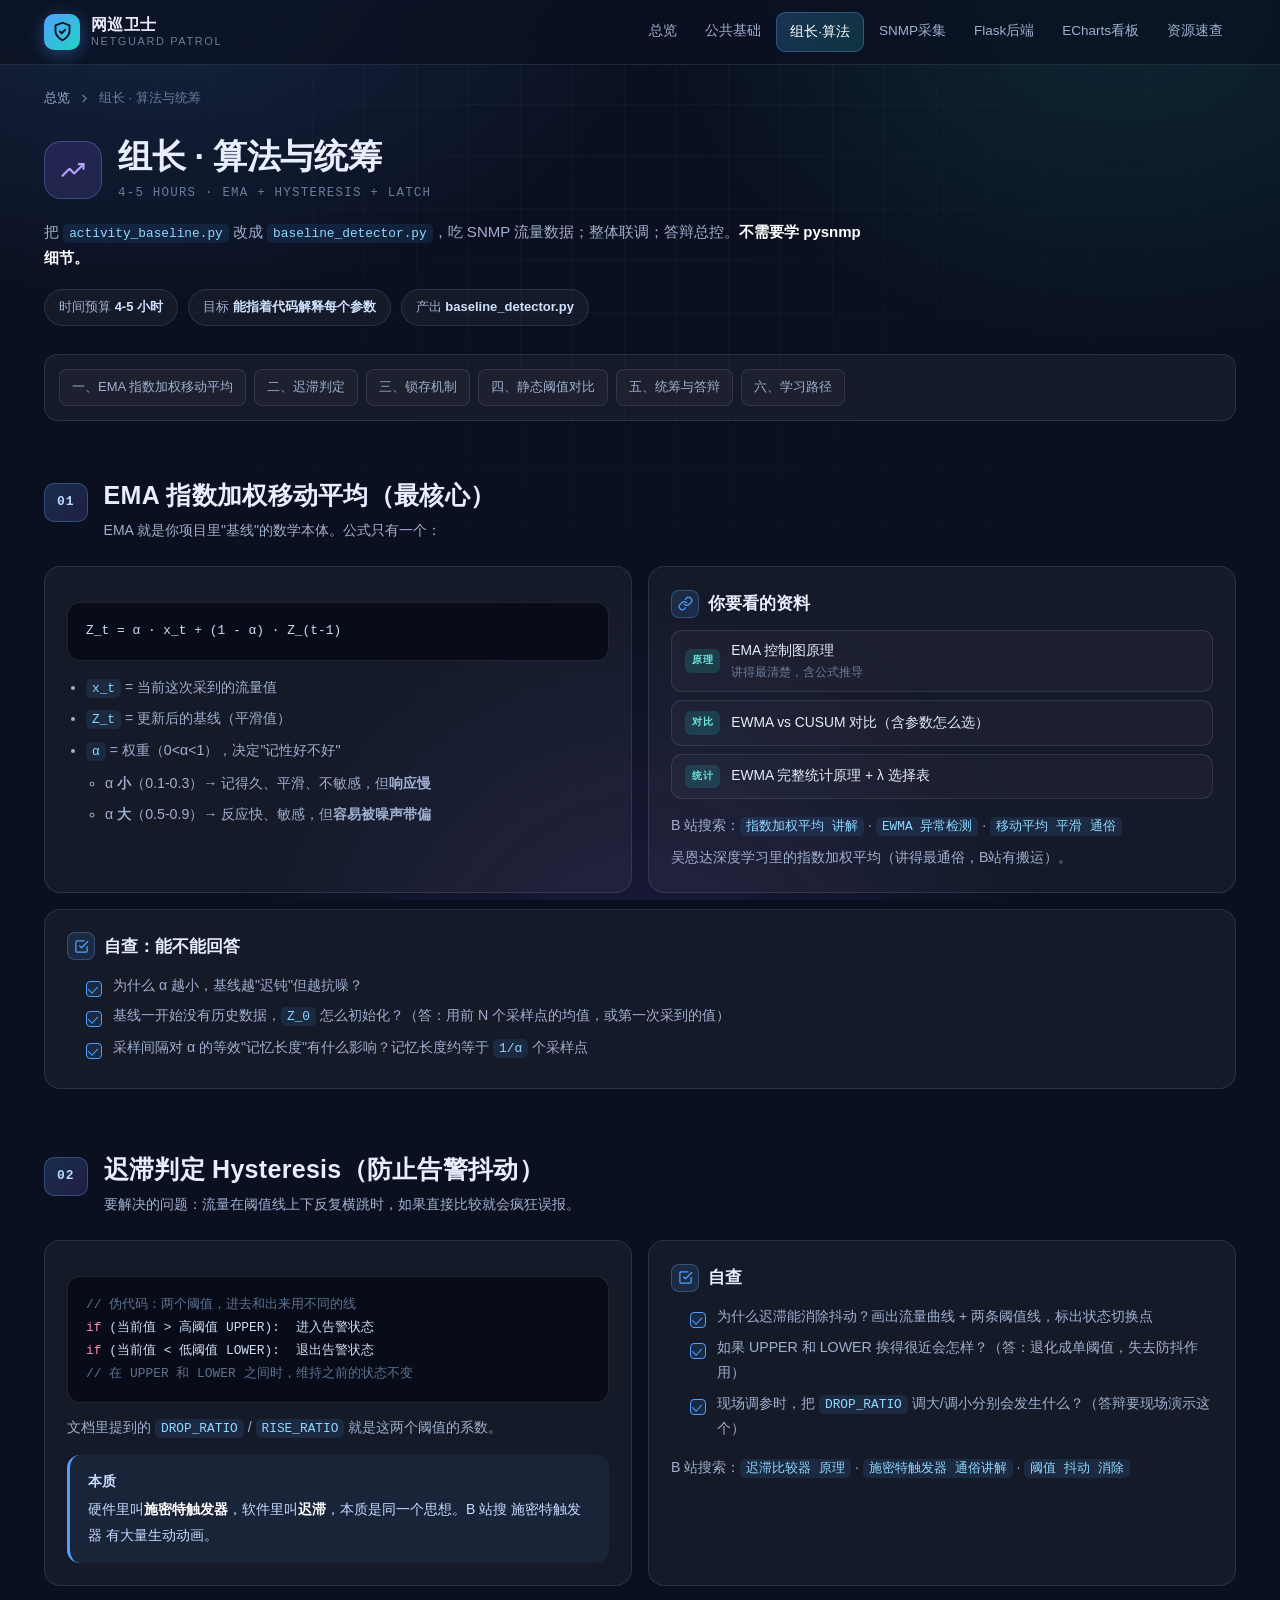
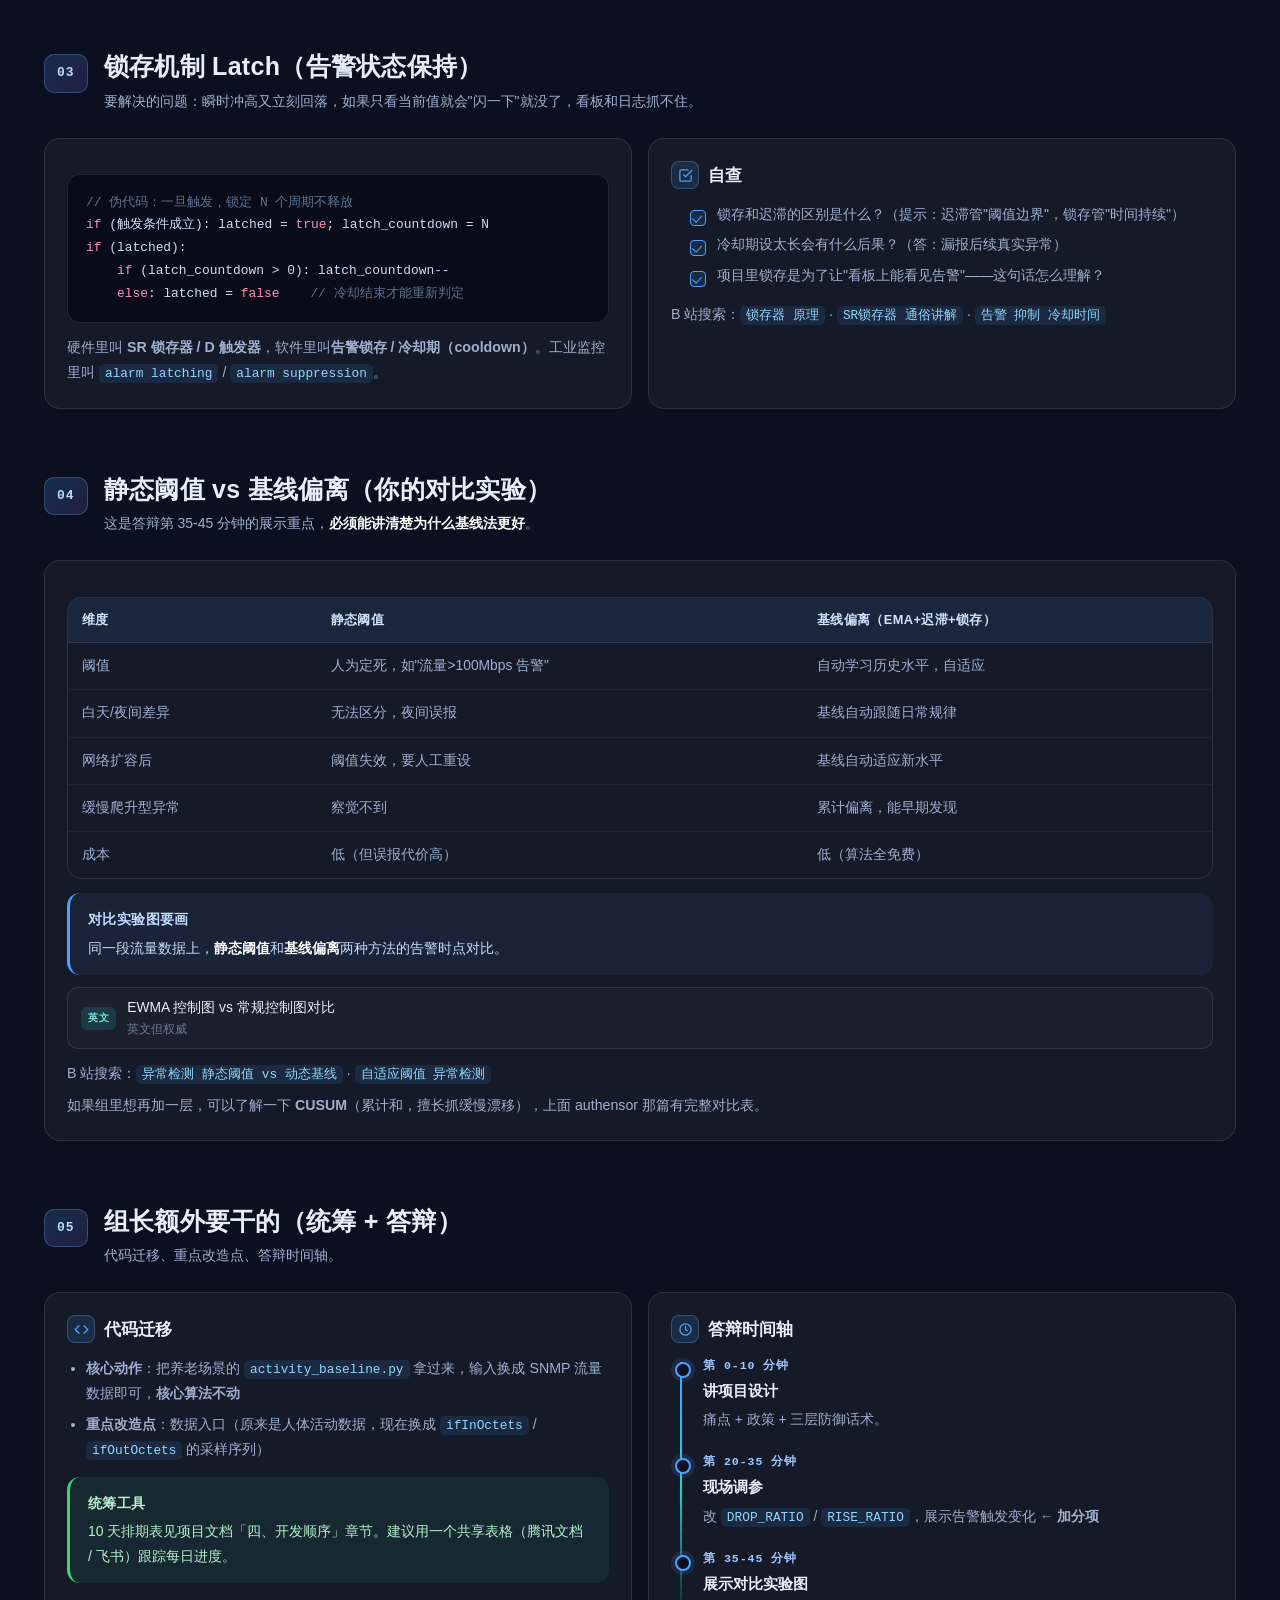
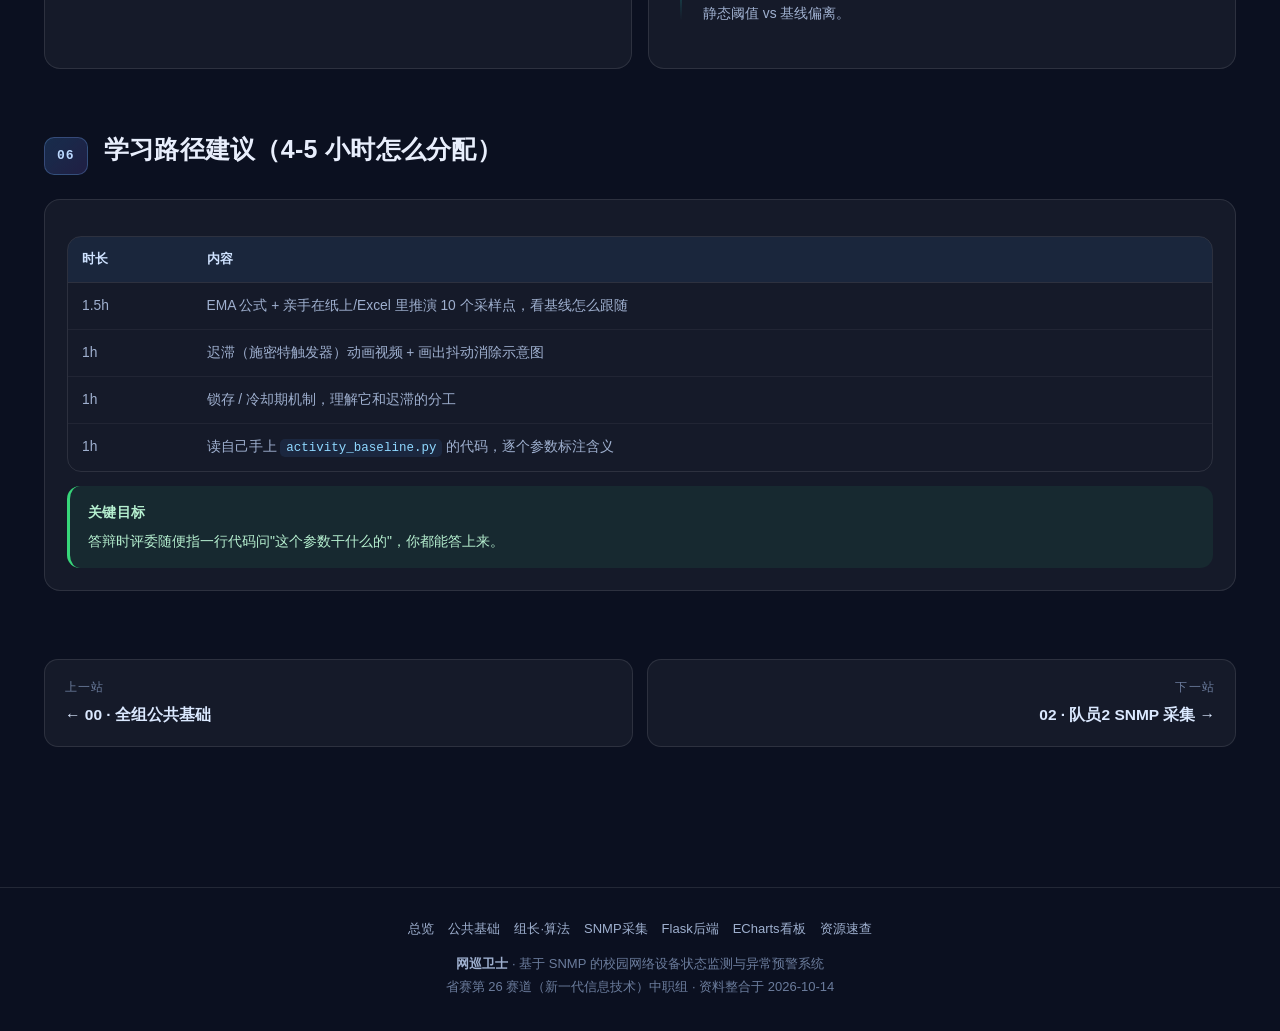
<file: member1.html>
<!DOCTYPE html>
<html lang="zh-CN">
<head>
<meta charset="UTF-8">
<meta name="viewport" content="width=device-width, initial-scale=1.0">
<title>组长 · 算法与统筹 | 网巡卫士学习资料</title>
<link rel="stylesheet" href="assets/style.css">
</head>
<body>

<header class="topbar">
  <div class="topbar-inner">
    <a class="brand" href="index.html">
      <div class="logo"><svg viewBox="0 0 24 24"><path d="M12 22s8-4 8-10V5l-8-3-8 3v7c0 6 8 10 8 10z"/><path d="M9 12l2 2 4-4"/></svg></div>
      <div><b>网巡卫士</b><span>NetGuard Patrol</span></div>
    </a>
    <button class="menu-toggle" id="menuToggle" aria-label="打开菜单">☰</button>
    <nav class="menu" id="menu">
      <a href="index.html">总览</a>
      <a href="common.html">公共基础</a>
      <a href="member1.html">组长·算法</a>
      <a href="member2.html">SNMP采集</a>
      <a href="member3.html">Flask后端</a>
      <a href="member4.html">ECharts看板</a>
      <a href="resources.html">资源速查</a>
    </nav>
  </div>
</header>

<main>

  <div class="crumb">
    <a href="index.html">总览</a>
    <svg viewBox="0 0 24 24"><path d="M9 18l6-6-6-6"/></svg>
    <span>组长 · 算法与统筹</span>
  </div>

  <div class="page-hero ph-leader">
    <div class="ph-top">
      <div class="ph-ic"><svg viewBox="0 0 24 24"><path d="M3 17l6-6 4 4 8-8"/><path d="M17 7h4v4"/></svg></div>
      <div>
        <h1>组长 · 算法与统筹</h1>
        <div class="ph-sub">4-5 Hours · EMA + Hysteresis + Latch</div>
      </div>
    </div>
    <p class="ph-desc">把 <code class="inline">activity_baseline.py</code> 改成 <code class="inline">baseline_detector.py</code>，吃 SNMP 流量数据；整体联调；答辩总控。<b style="color:#fff">不需要学 pysnmp 细节。</b></p>
    <div class="ph-meta">
      <span class="chip">时间预算 <b>4-5 小时</b></span>
      <span class="chip">目标 <b>能指着代码解释每个参数</b></span>
      <span class="chip">产出 <b>baseline_detector.py</b></span>
    </div>
  </div>

  <nav class="anchor-nav">
    <a href="#s1">一、EMA 指数加权移动平均</a>
    <a href="#s2">二、迟滞判定</a>
    <a href="#s3">三、锁存机制</a>
    <a href="#s4">四、静态阈值对比</a>
    <a href="#s5">五、统筹与答辩</a>
    <a href="#s6">六、学习路径</a>
  </nav>

  <!-- 1 -->
  <section class="block" id="s1">
    <div class="sec-head">
      <div class="sec-num">01</div>
      <div>
        <h2>EMA 指数加权移动平均（最核心）</h2>
        <p>EMA 就是你项目里"基线"的数学本体。公式只有一个：</p>
      </div>
    </div>

    <div class="grid g2">
      <div class="card">
<pre><code>Z_t = α · x_t + (1 - α) · Z_(t-1)</code></pre>
        <ul style="margin-top:14px">
          <li><code class="inline">x_t</code> = 当前这次采到的流量值</li>
          <li><code class="inline">Z_t</code> = 更新后的基线（平滑值）</li>
          <li><code class="inline">α</code> = 权重（0&lt;α&lt;1），决定"记性好不好"
            <ul>
              <li>α <b>小</b>（0.1-0.3）→ 记得久、平滑、不敏感，但<b>响应慢</b></li>
              <li>α <b>大</b>（0.5-0.9）→ 反应快、敏感，但<b>容易被噪声带偏</b></li>
            </ul>
          </li>
        </ul>
      </div>
      <div class="card">
        <h3><span class="ic"><svg viewBox="0 0 24 24"><path d="M10 13a5 5 0 007.54.54l3-3a5 5 0 00-7.07-7.07l-1.72 1.71"/><path d="M14 11a5 5 0 00-7.54-.54l-3 3a5 5 0 007.07 7.07l1.71-1.71"/></svg></span>你要看的资料</h3>
        <div class="links">
          <a class="link" href="https://niobia.ai/learn/ewma-control-chart" target="_blank" rel="noopener"><span class="badge b-article">原理</span><span class="t">EMA 控制图原理<small>讲得最清楚，含公式推导</small></span></a>
          <a class="link" href="https://www.authensor.com/learn/ewma-and-cusum-for-agent-monitoring" target="_blank" rel="noopener"><span class="badge b-article">对比</span><span class="t">EWMA vs CUSUM 对比（含参数怎么选）</span></a>
          <a class="link" href="https://www.stats.bris.ac.uk/R/web/packages/shewhartr/vignettes/memory-based-charts.html" target="_blank" rel="noopener"><span class="badge b-article">统计</span><span class="t">EWMA 完整统计原理 + λ 选择表</span></a>
        </div>
        <p style="margin-top:14px">B 站搜索：<code class="inline">指数加权平均 讲解</code> · <code class="inline">EWMA 异常检测</code> · <code class="inline">移动平均 平滑 通俗</code></p>
        <p style="margin-top:6px">吴恩达深度学习里的指数加权平均（讲得最通俗，B站有搬运）。</p>
      </div>
    </div>

    <div class="card" style="margin-top:16px">
      <h3><span class="ic"><svg viewBox="0 0 24 24"><path d="M9 11l3 3L22 4"/><path d="M21 12v7a2 2 0 01-2 2H5a2 2 0 01-2-2V5a2 2 0 012-2h11"/></svg></span>自查：能不能回答</h3>
      <ul class="check-list">
        <li>为什么 α 越小，基线越"迟钝"但越抗噪？</li>
        <li>基线一开始没有历史数据，<code class="inline">Z_0</code> 怎么初始化？（答：用前 N 个采样点的均值，或第一次采到的值）</li>
        <li>采样间隔对 α 的等效"记忆长度"有什么影响？记忆长度约等于 <code class="inline">1/α</code> 个采样点</li>
      </ul>
    </div>
  </section>

  <!-- 2 -->
  <section class="block" id="s2">
    <div class="sec-head">
      <div class="sec-num">02</div>
      <div>
        <h2>迟滞判定 Hysteresis（防止告警抖动）</h2>
        <p>要解决的问题：流量在阈值线上下反复横跳时，如果直接比较就会疯狂误报。</p>
      </div>
    </div>

    <div class="grid g2">
      <div class="card">
<pre><code><span class="cm">// 伪代码：两个阈值，进去和出来用不同的线</span>
<span class="kw">if</span> (当前值 &gt; 高阈值 UPPER):  进入告警状态
<span class="kw">if</span> (当前值 &lt; 低阈值 LOWER):  退出告警状态
<span class="cm">// 在 UPPER 和 LOWER 之间时，维持之前的状态不变</span></code></pre>
        <p style="margin-top:12px">文档里提到的 <code class="inline">DROP_RATIO</code> / <code class="inline">RISE_RATIO</code> 就是这两个阈值的系数。</p>
        <div class="callout"><span class="ct">本质</span>硬件里叫<b>施密特触发器</b>，软件里叫<b>迟滞</b>，本质是同一个思想。B 站搜 <code>施密特触发器</code> 有大量生动动画。</div>
      </div>
      <div class="card">
        <h3><span class="ic"><svg viewBox="0 0 24 24"><path d="M9 11l3 3L22 4"/><path d="M21 12v7a2 2 0 01-2 2H5a2 2 0 01-2-2V5a2 2 0 012-2h11"/></svg></span>自查</h3>
        <ul class="check-list">
          <li>为什么迟滞能消除抖动？画出流量曲线 + 两条阈值线，标出状态切换点</li>
          <li>如果 UPPER 和 LOWER 挨得很近会怎样？（答：退化成单阈值，失去防抖作用）</li>
          <li>现场调参时，把 <code class="inline">DROP_RATIO</code> 调大/调小分别会发生什么？（答辩要现场演示这个）</li>
        </ul>
        <p style="margin-top:14px">B 站搜索：<code class="inline">迟滞比较器 原理</code> · <code class="inline">施密特触发器 通俗讲解</code> · <code class="inline">阈值 抖动 消除</code></p>
      </div>
    </div>
  </section>

  <!-- 3 -->
  <section class="block" id="s3">
    <div class="sec-head">
      <div class="sec-num">03</div>
      <div>
        <h2>锁存机制 Latch（告警状态保持）</h2>
        <p>要解决的问题：瞬时冲高又立刻回落，如果只看当前值就会"闪一下"就没了，看板和日志抓不住。</p>
      </div>
    </div>

    <div class="grid g2">
      <div class="card">
<pre><code><span class="cm">// 伪代码：一旦触发，锁定 N 个周期不释放</span>
<span class="kw">if</span> (触发条件成立): latched = <span class="kw">true</span>; latch_countdown = N
<span class="kw">if</span> (latched):
    <span class="kw">if</span> (latch_countdown &gt; 0): latch_countdown--
    <span class="kw">else</span>: latched = <span class="kw">false</span>    <span class="cm">// 冷却结束才能重新判定</span></code></pre>
        <p style="margin-top:12px">硬件里叫 <b>SR 锁存器 / D 触发器</b>，软件里叫<b>告警锁存 / 冷却期（cooldown）</b>。工业监控里叫 <code class="inline">alarm latching</code> / <code class="inline">alarm suppression</code>。</p>
      </div>
      <div class="card">
        <h3><span class="ic"><svg viewBox="0 0 24 24"><path d="M9 11l3 3L22 4"/><path d="M21 12v7a2 2 0 01-2 2H5a2 2 0 01-2-2V5a2 2 0 012-2h11"/></svg></span>自查</h3>
        <ul class="check-list">
          <li>锁存和迟滞的区别是什么？（提示：迟滞管"阈值边界"，锁存管"时间持续"）</li>
          <li>冷却期设太长会有什么后果？（答：漏报后续真实异常）</li>
          <li>项目里锁存是为了让"看板上能看见告警"——这句话怎么理解？</li>
        </ul>
        <p style="margin-top:14px">B 站搜索：<code class="inline">锁存器 原理</code> · <code class="inline">SR锁存器 通俗讲解</code> · <code class="inline">告警 抑制 冷却时间</code></p>
      </div>
    </div>
  </section>

  <!-- 4 -->
  <section class="block" id="s4">
    <div class="sec-head">
      <div class="sec-num">04</div>
      <div>
        <h2>静态阈值 vs 基线偏离（你的对比实验）</h2>
        <p>这是答辩第 35-45 分钟的展示重点，<b style="color:#fff">必须能讲清楚为什么基线法更好</b>。</p>
      </div>
    </div>

    <div class="card">
      <div class="tbl-wrap">
        <table>
          <thead><tr><th>维度</th><th>静态阈值</th><th>基线偏离（EMA+迟滞+锁存）</th></tr></thead>
          <tbody>
            <tr><td>阈值</td><td>人为定死，如"流量&gt;100Mbps 告警"</td><td>自动学习历史水平，自适应</td></tr>
            <tr><td>白天/夜间差异</td><td>无法区分，夜间误报</td><td>基线自动跟随日常规律</td></tr>
            <tr><td>网络扩容后</td><td>阈值失效，要人工重设</td><td>基线自动适应新水平</td></tr>
            <tr><td>缓慢爬升型异常</td><td>察觉不到</td><td>累计偏离，能早期发现</td></tr>
            <tr><td>成本</td><td>低（但误报代价高）</td><td>低（算法全免费）</td></tr>
          </tbody>
        </table>
      </div>
      <div class="callout"><span class="ct">对比实验图要画</span>同一段流量数据上，<b>静态阈值</b>和<b>基线偏离</b>两种方法的告警时点对比。</div>
      <div class="links">
        <a class="link" href="https://www.qualitydigest.com/node/38779/" target="_blank" rel="noopener"><span class="badge b-article">英文</span><span class="t">EWMA 控制图 vs 常规控制图对比<small>英文但权威</small></span></a>
      </div>
      <p style="margin-top:12px">B 站搜索：<code class="inline">异常检测 静态阈值 vs 动态基线</code> · <code class="inline">自适应阈值 异常检测</code></p>
      <p style="margin-top:6px">如果组里想再加一层，可以了解一下 <b>CUSUM</b>（累计和，擅长抓缓慢漂移），上面 authensor 那篇有完整对比表。</p>
    </div>
  </section>

  <!-- 5 -->
  <section class="block" id="s5">
    <div class="sec-head">
      <div class="sec-num">05</div>
      <div>
        <h2>组长额外要干的（统筹 + 答辩）</h2>
        <p>代码迁移、重点改造点、答辩时间轴。</p>
      </div>
    </div>

    <div class="grid g2">
      <div class="card">
        <h3><span class="ic"><svg viewBox="0 0 24 24"><path d="M16 18l6-6-6-6"/><path d="M8 6l-6 6 6 6"/></svg></span>代码迁移</h3>
        <ul>
          <li><b>核心动作</b>：把养老场景的 <code class="inline">activity_baseline.py</code> 拿过来，输入换成 SNMP 流量数据即可，<b>核心算法不动</b></li>
          <li><b>重点改造点</b>：数据入口（原来是人体活动数据，现在换成 <code class="inline">ifInOctets</code> / <code class="inline">ifOutOctets</code> 的采样序列）</li>
        </ul>
        <div class="callout ok" style="margin-top:14px"><span class="ct">统筹工具</span>
          10 天排期表见项目文档「四、开发顺序」章节。建议用一个共享表格（腾讯文档 / 飞书）跟踪每日进度。
        </div>
      </div>
      <div class="card">
        <h3><span class="ic"><svg viewBox="0 0 24 24"><circle cx="12" cy="12" r="9"/><path d="M12 7v5l3 2"/></svg></span>答辩时间轴</h3>
        <div class="timeline" style="margin-top:6px">
          <div class="tl-item"><div class="day">第 0-10 分钟</div><h4>讲项目设计</h4><p>痛点 + 政策 + 三层防御话术。</p></div>
          <div class="tl-item"><div class="day">第 20-35 分钟</div><h4>现场调参</h4><p>改 <code class="inline">DROP_RATIO</code> / <code class="inline">RISE_RATIO</code>，展示告警触发变化 ← <b>加分项</b></p></div>
          <div class="tl-item"><div class="day">第 35-45 分钟</div><h4>展示对比实验图</h4><p>静态阈值 vs 基线偏离。</p></div>
        </div>
      </div>
    </div>
  </section>

  <!-- 6 -->
  <section class="block" id="s6">
    <div class="sec-head">
      <div class="sec-num">06</div>
      <div>
        <h2>学习路径建议（4-5 小时怎么分配）</h2>
      </div>
    </div>
    <div class="card">
      <div class="tbl-wrap">
        <table>
          <thead><tr><th>时长</th><th>内容</th></tr></thead>
          <tbody>
            <tr><td>1.5h</td><td>EMA 公式 + 亲手在纸上/Excel 里推演 10 个采样点，看基线怎么跟随</td></tr>
            <tr><td>1h</td><td>迟滞（施密特触发器）动画视频 + 画出抖动消除示意图</td></tr>
            <tr><td>1h</td><td>锁存 / 冷却期机制，理解它和迟滞的分工</td></tr>
            <tr><td>1h</td><td>读自己手上 <code>activity_baseline.py</code> 的代码，逐个参数标注含义</td></tr>
          </tbody>
        </table>
      </div>
      <div class="callout ok" style="margin-top:14px"><span class="ct">关键目标</span>答辩时评委随便指一行代码问"这个参数干什么的"，你都能答上来。</div>
    </div>
  </section>

  <div class="pager">
    <a href="common.html">
      <div class="pg-k">上一站</div>
      <div class="pg-v">← 00 · 全组公共基础</div>
    </a>
    <a class="next" href="member2.html">
      <div class="pg-k">下一站</div>
      <div class="pg-v">02 · 队员2 SNMP 采集 →</div>
    </a>
  </div>

</main>

<footer>
  <div class="fnav">
    <a href="index.html">总览</a>
    <a href="common.html">公共基础</a>
    <a href="member1.html">组长·算法</a>
    <a href="member2.html">SNMP采集</a>
    <a href="member3.html">Flask后端</a>
    <a href="member4.html">ECharts看板</a>
    <a href="resources.html">资源速查</a>
  </div>
  <b>网巡卫士</b> · 基于 SNMP 的校园网络设备状态监测与异常预警系统<br>
  省赛第 26 赛道（新一代信息技术）中职组 · 资料整合于 2026-10-14
</footer>

<button id="toTop" aria-label="回到顶部"><svg viewBox="0 0 24 24"><path d="M12 19V5"/><path d="M5 12l7-7 7 7"/></svg></button>
<script src="assets/app.js"></script>
</body>
</html>
</file>
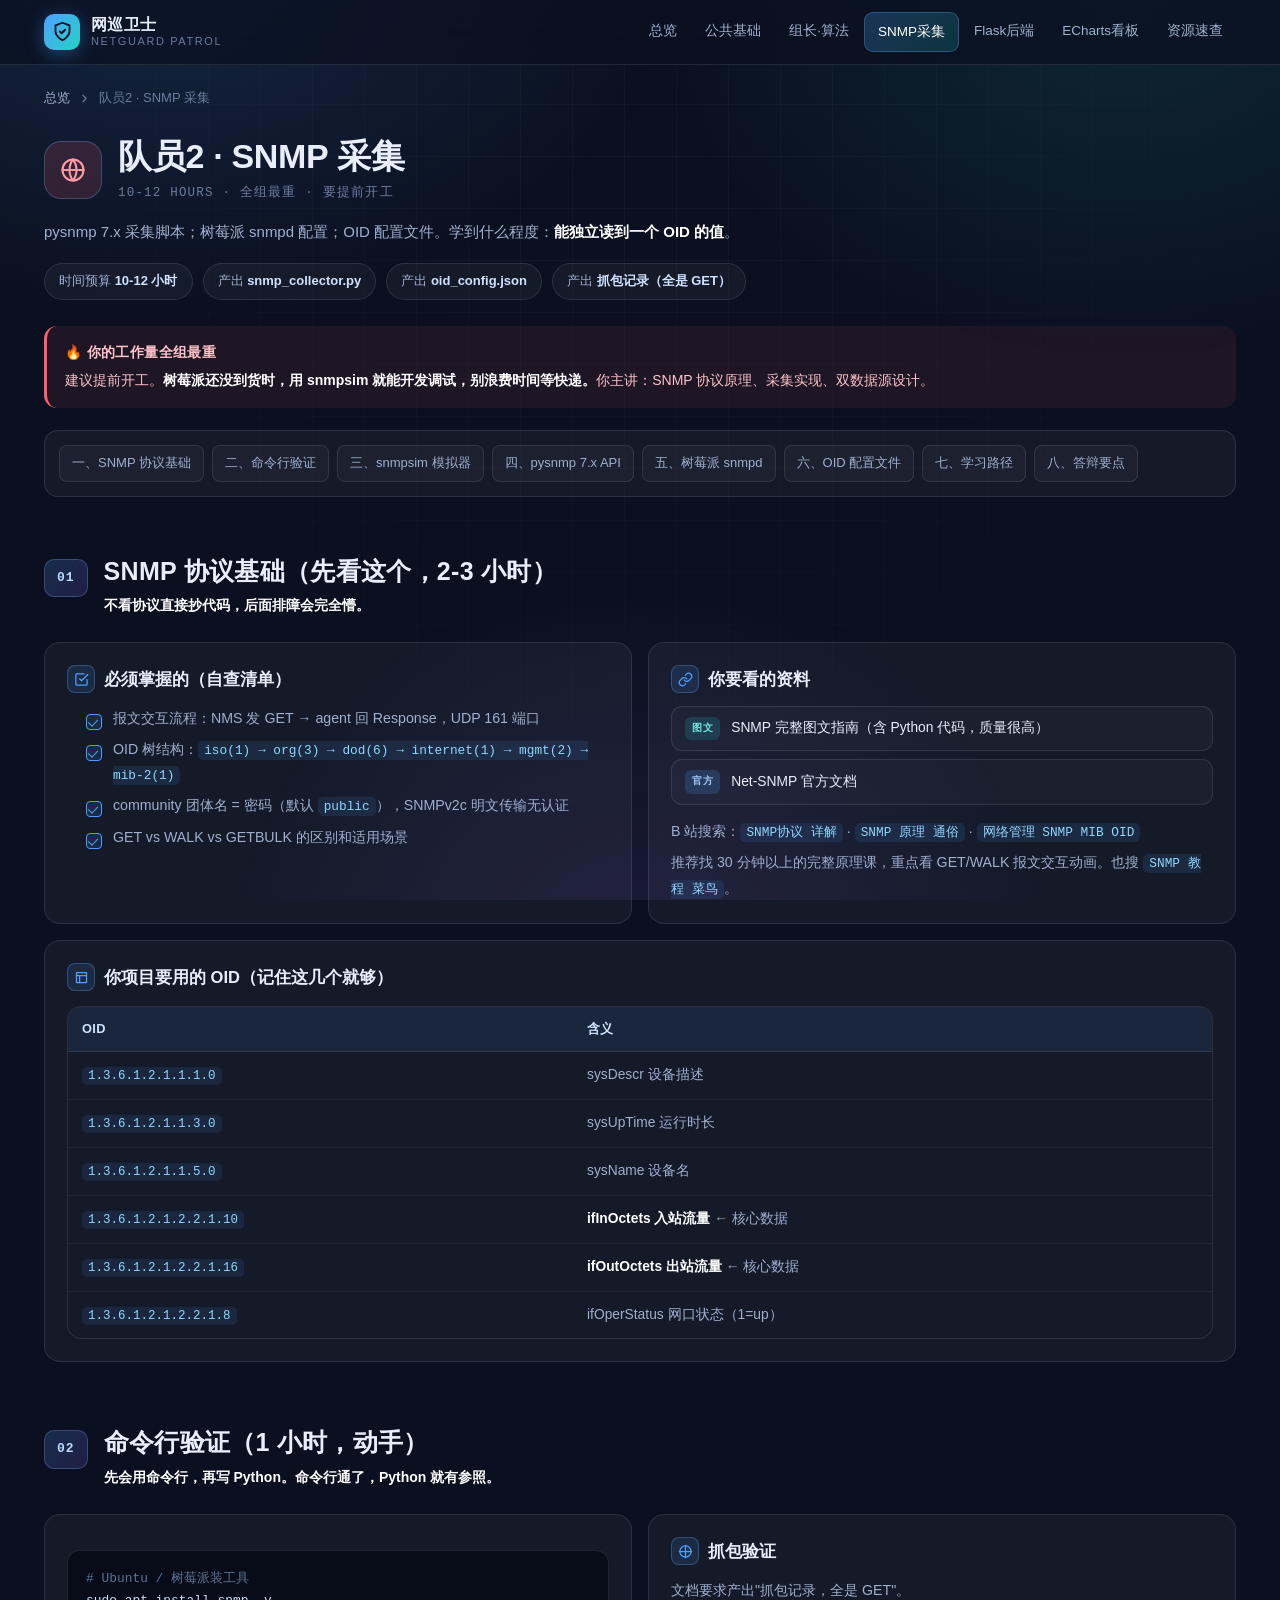
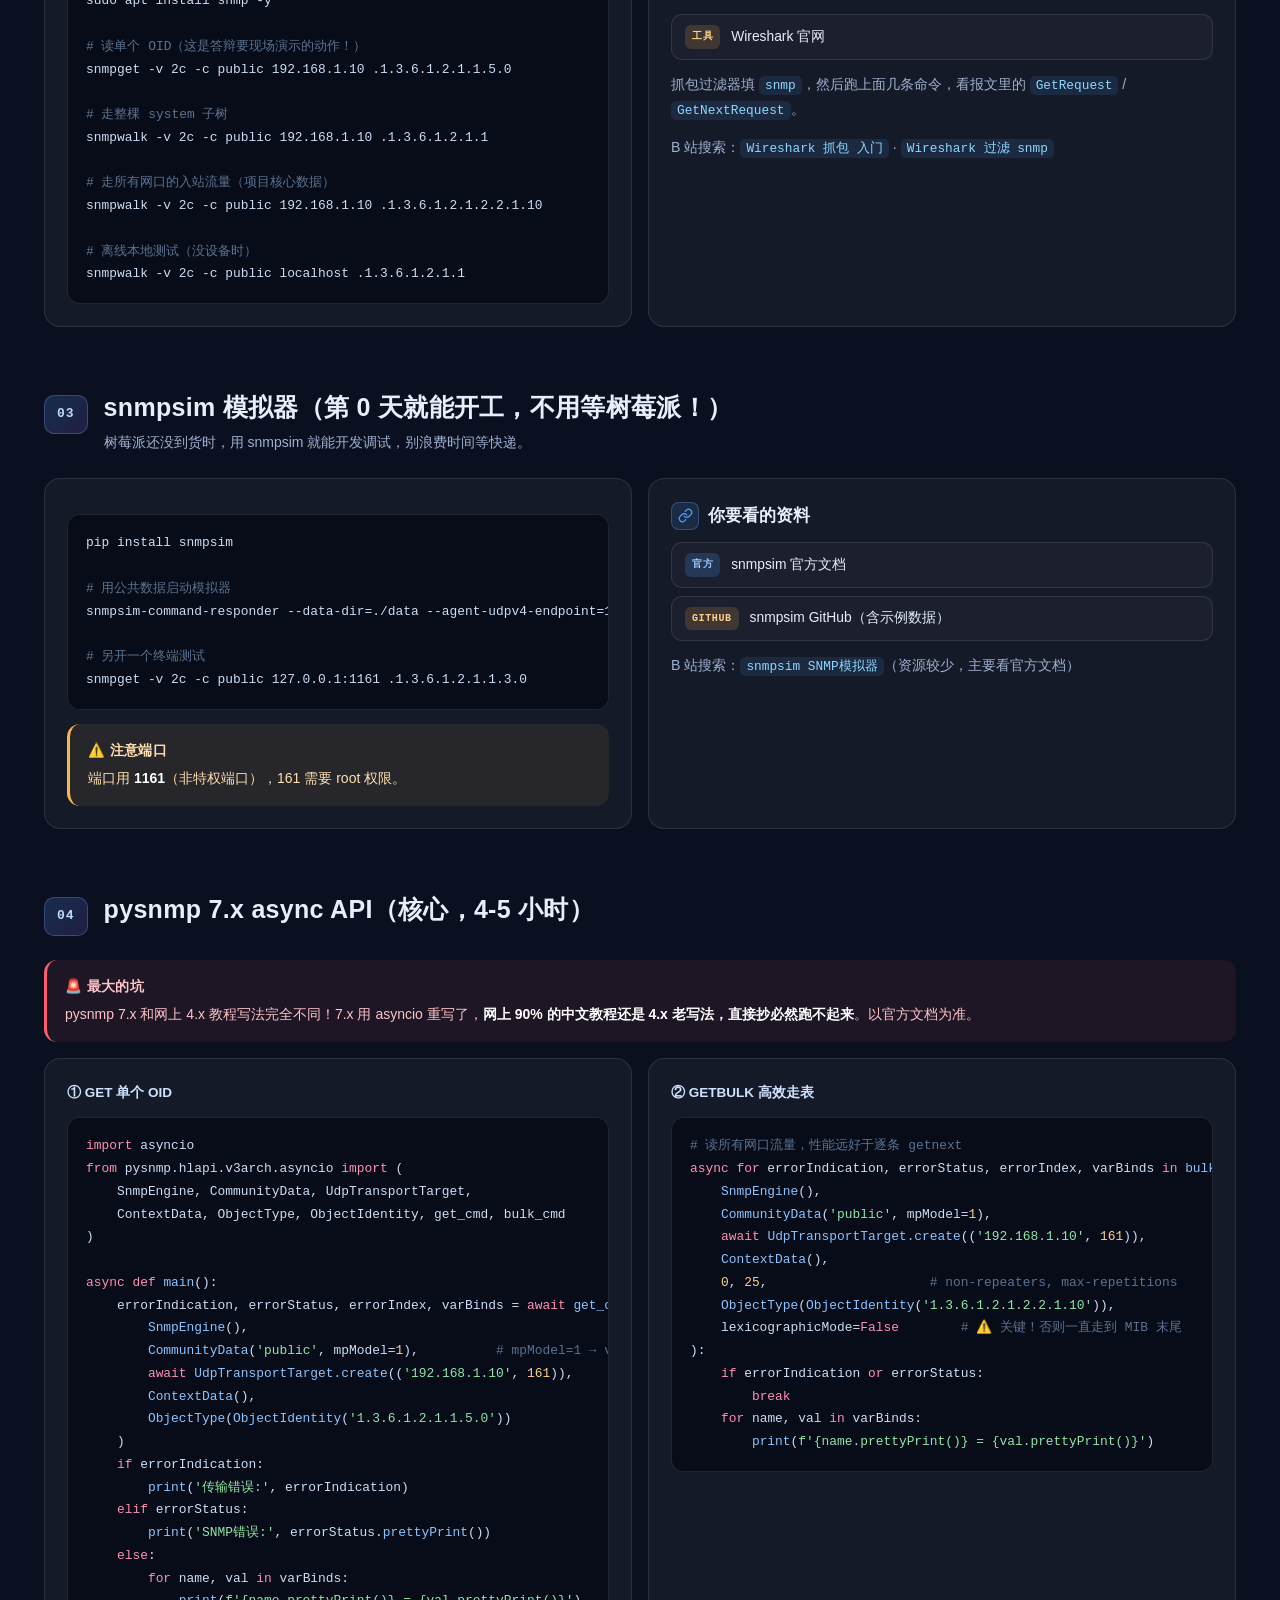
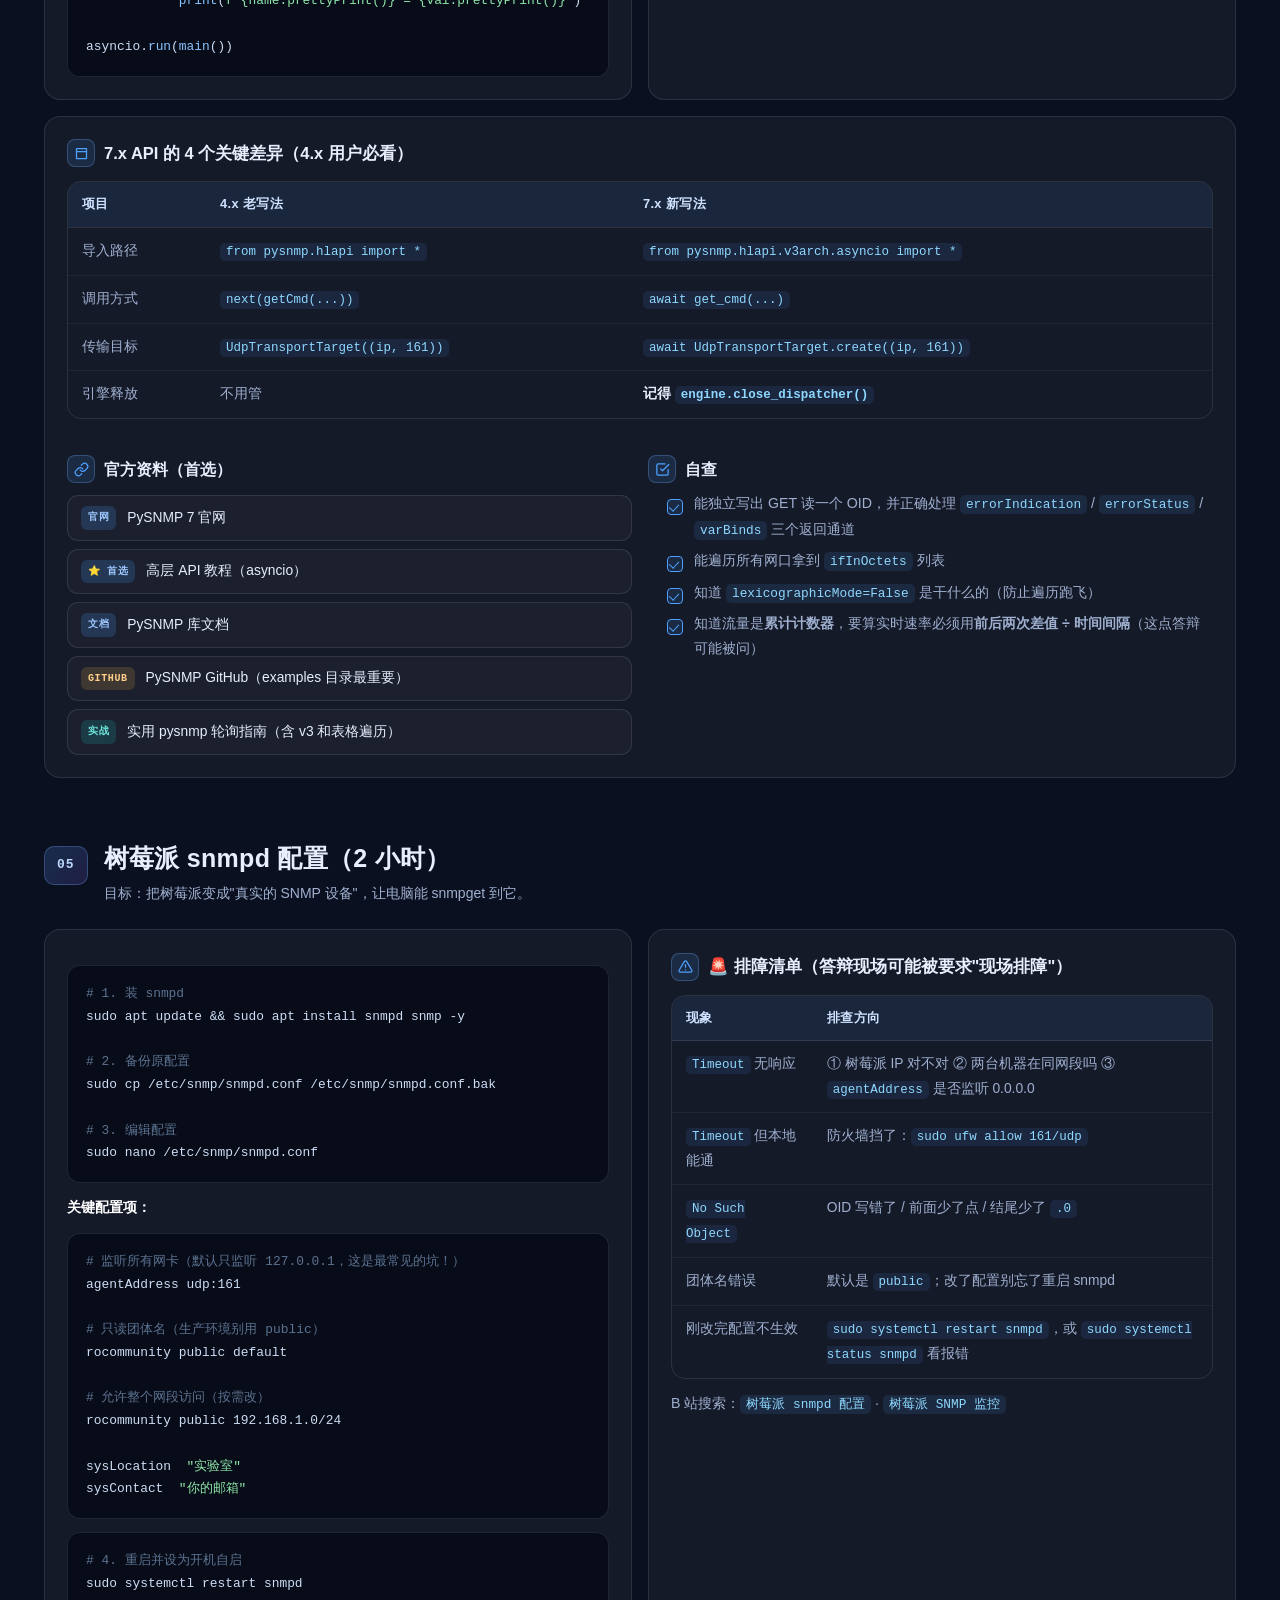
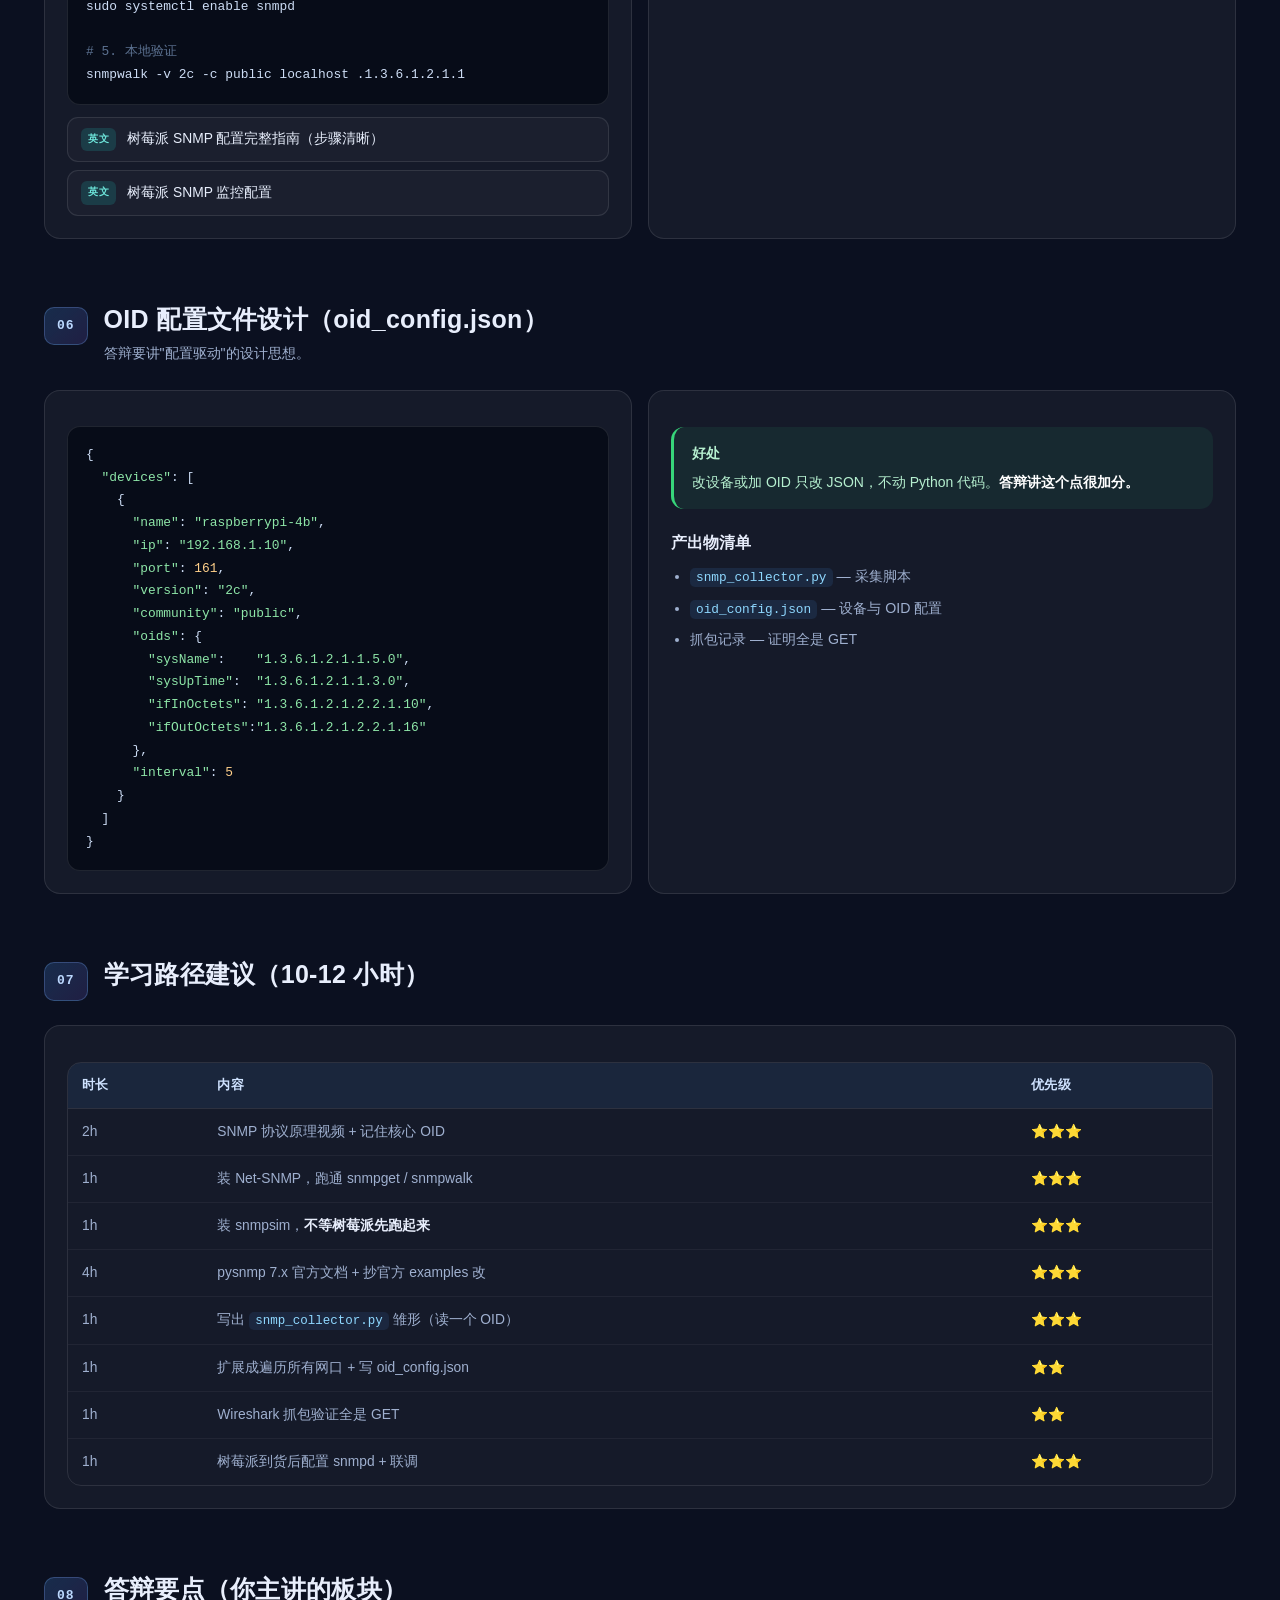
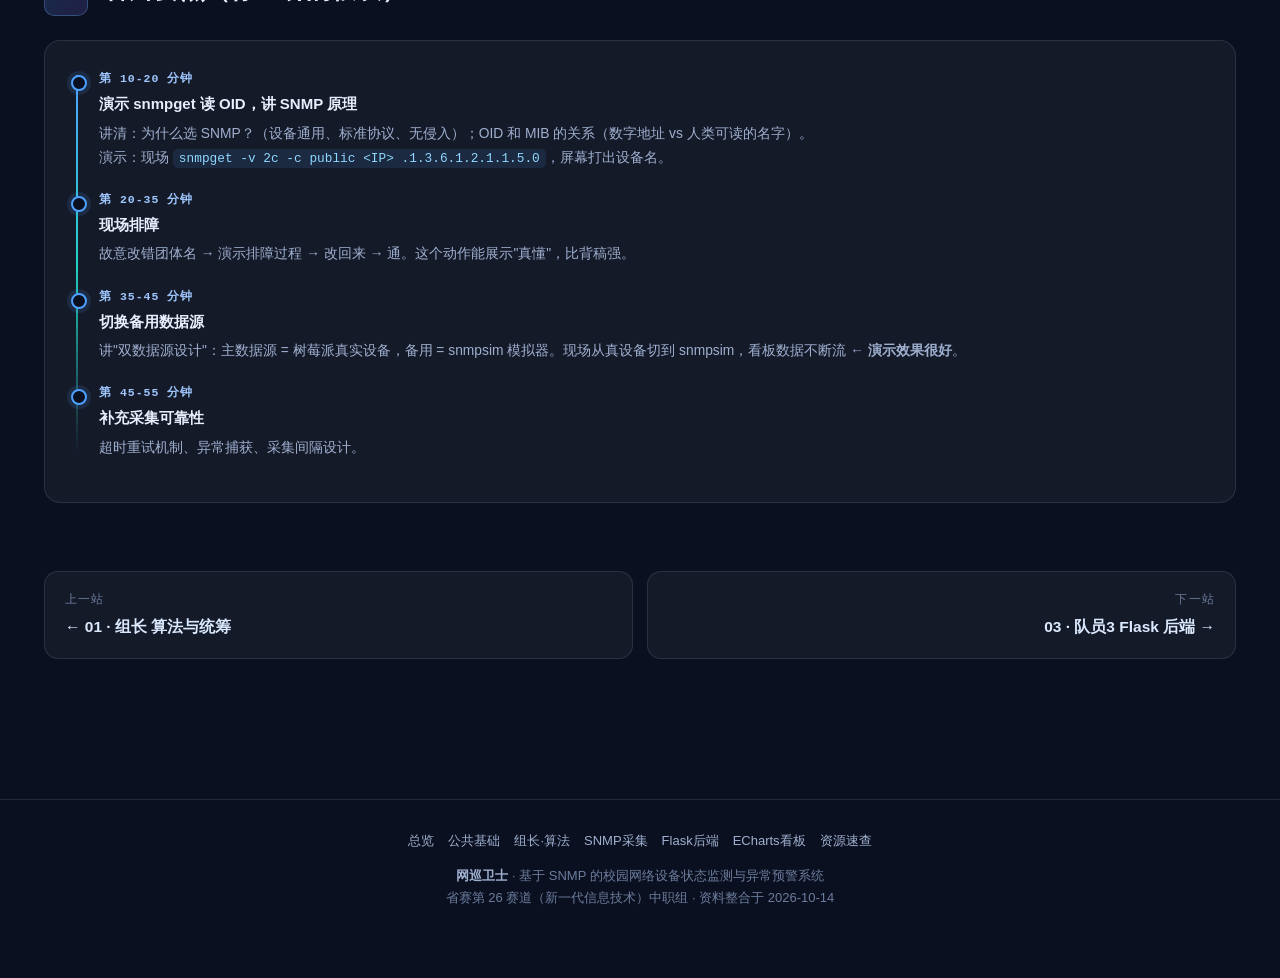
<file: member2.html>
<!DOCTYPE html>
<html lang="zh-CN">
<head>
<meta charset="UTF-8">
<meta name="viewport" content="width=device-width, initial-scale=1.0">
<title>队员2 · SNMP 采集 | 网巡卫士学习资料</title>
<link rel="stylesheet" href="assets/style.css">
</head>
<body>

<header class="topbar">
  <div class="topbar-inner">
    <a class="brand" href="index.html">
      <div class="logo"><svg viewBox="0 0 24 24"><path d="M12 22s8-4 8-10V5l-8-3-8 3v7c0 6 8 10 8 10z"/><path d="M9 12l2 2 4-4"/></svg></div>
      <div><b>网巡卫士</b><span>NetGuard Patrol</span></div>
    </a>
    <button class="menu-toggle" id="menuToggle" aria-label="打开菜单">☰</button>
    <nav class="menu" id="menu">
      <a href="index.html">总览</a>
      <a href="common.html">公共基础</a>
      <a href="member1.html">组长·算法</a>
      <a href="member2.html">SNMP采集</a>
      <a href="member3.html">Flask后端</a>
      <a href="member4.html">ECharts看板</a>
      <a href="resources.html">资源速查</a>
    </nav>
  </div>
</header>

<main>

  <div class="crumb">
    <a href="index.html">总览</a>
    <svg viewBox="0 0 24 24"><path d="M9 18l6-6-6-6"/></svg>
    <span>队员2 · SNMP 采集</span>
  </div>

  <div class="page-hero ph-m2">
    <div class="ph-top">
      <div class="ph-ic"><svg viewBox="0 0 24 24"><circle cx="12" cy="12" r="9"/><path d="M3 12h18M12 3a15 15 0 010 18M12 3a15 15 0 000 18"/></svg></div>
      <div>
        <h1>队员2 · SNMP 采集</h1>
        <div class="ph-sub">10-12 Hours · 全组最重 · 要提前开工</div>
      </div>
    </div>
    <p class="ph-desc">pysnmp 7.x 采集脚本；树莓派 snmpd 配置；OID 配置文件。学到什么程度：<b style="color:#fff">能独立读到一个 OID 的值</b>。</p>
    <div class="ph-meta">
      <span class="chip">时间预算 <b>10-12 小时</b></span>
      <span class="chip">产出 <b>snmp_collector.py</b></span>
      <span class="chip">产出 <b>oid_config.json</b></span>
      <span class="chip">产出 <b>抓包记录（全是 GET）</b></span>
    </div>
  </div>

  <div class="callout danger" style="margin-top:20px"><span class="ct">🔥 你的工作量全组最重</span>建议提前开工。<b>树莓派还没到货时，用 snmpsim 就能开发调试，别浪费时间等快递。</b>你主讲：SNMP 协议原理、采集实现、双数据源设计。</div>

  <nav class="anchor-nav">
    <a href="#s1">一、SNMP 协议基础</a>
    <a href="#s2">二、命令行验证</a>
    <a href="#s3">三、snmpsim 模拟器</a>
    <a href="#s4">四、pysnmp 7.x API</a>
    <a href="#s5">五、树莓派 snmpd</a>
    <a href="#s6">六、OID 配置文件</a>
    <a href="#s7">七、学习路径</a>
    <a href="#s8">八、答辩要点</a>
  </nav>

  <!-- 1 -->
  <section class="block" id="s1">
    <div class="sec-head">
      <div class="sec-num">01</div>
      <div>
        <h2>SNMP 协议基础（先看这个，2-3 小时）</h2>
        <p><b style="color:#fff">不看协议直接抄代码，后面排障会完全懵。</b></p>
      </div>
    </div>

    <div class="grid g2">
      <div class="card">
        <h3><span class="ic"><svg viewBox="0 0 24 24"><path d="M9 11l3 3L22 4"/><path d="M21 12v7a2 2 0 01-2 2H5a2 2 0 01-2-2V5a2 2 0 012-2h11"/></svg></span>必须掌握的（自查清单）</h3>
        <ul class="check-list">
          <li>报文交互流程：NMS 发 GET → agent 回 Response，UDP 161 端口</li>
          <li>OID 树结构：<code class="inline">iso(1) → org(3) → dod(6) → internet(1) → mgmt(2) → mib-2(1)</code></li>
          <li>community 团体名 = 密码（默认 <code class="inline">public</code>），SNMPv2c 明文传输无认证</li>
          <li>GET vs WALK vs GETBULK 的区别和适用场景</li>
        </ul>
      </div>
      <div class="card">
        <h3><span class="ic"><svg viewBox="0 0 24 24"><path d="M10 13a5 5 0 007.54.54l3-3a5 5 0 00-7.07-7.07l-1.72 1.71"/><path d="M14 11a5 5 0 00-7.54-.54l-3 3a5 5 0 007.07 7.07l1.71-1.71"/></svg></span>你要看的资料</h3>
        <div class="links">
          <a class="link" href="https://calmops.com/network/snmp-protocol-network-management" target="_blank" rel="noopener"><span class="badge b-article">图文</span><span class="t">SNMP 完整图文指南（含 Python 代码，质量很高）</span></a>
          <a class="link" href="http://www.net-snmp.org/docs/" target="_blank" rel="noopener"><span class="badge b-official">官方</span><span class="t">Net-SNMP 官方文档</span></a>
        </div>
        <p style="margin-top:14px">B 站搜索：<code class="inline">SNMP协议 详解</code> · <code class="inline">SNMP 原理 通俗</code> · <code class="inline">网络管理 SNMP MIB OID</code></p>
        <p style="margin-top:6px">推荐找 30 分钟以上的完整原理课，重点看 GET/WALK 报文交互动画。也搜 <code class="inline">SNMP 教程 菜鸟</code>。</p>
      </div>
    </div>

    <div class="card" style="margin-top:16px">
      <h3><span class="ic"><svg viewBox="0 0 24 24"><path d="M4 4h16v16H4z"/><path d="M4 9h16M9 9v11"/></svg></span>你项目要用的 OID（记住这几个就够）</h3>
      <div class="tbl-wrap">
        <table>
          <thead><tr><th>OID</th><th>含义</th></tr></thead>
          <tbody>
            <tr><td><code>1.3.6.1.2.1.1.1.0</code></td><td>sysDescr 设备描述</td></tr>
            <tr><td><code>1.3.6.1.2.1.1.3.0</code></td><td>sysUpTime 运行时长</td></tr>
            <tr><td><code>1.3.6.1.2.1.1.5.0</code></td><td>sysName 设备名</td></tr>
            <tr><td><code>1.3.6.1.2.1.2.2.1.10</code></td><td><b style="color:#fff">ifInOctets 入站流量</b> ← 核心数据</td></tr>
            <tr><td><code>1.3.6.1.2.1.2.2.1.16</code></td><td><b style="color:#fff">ifOutOctets 出站流量</b> ← 核心数据</td></tr>
            <tr><td><code>1.3.6.1.2.1.2.2.1.8</code></td><td>ifOperStatus 网口状态（1=up）</td></tr>
          </tbody>
        </table>
      </div>
    </div>
  </section>

  <!-- 2 -->
  <section class="block" id="s2">
    <div class="sec-head">
      <div class="sec-num">02</div>
      <div>
        <h2>命令行验证（1 小时，动手）</h2>
        <p><b style="color:#fff">先会用命令行，再写 Python。命令行通了，Python 就有参照。</b></p>
      </div>
    </div>

    <div class="grid g2">
      <div class="card">
<pre><code><span class="cm"># Ubuntu / 树莓派装工具</span>
sudo apt install snmp -y

<span class="cm"># 读单个 OID（这是答辩要现场演示的动作！）</span>
snmpget -v 2c -c public 192.168.1.10 .1.3.6.1.2.1.1.5.0

<span class="cm"># 走整棵 system 子树</span>
snmpwalk -v 2c -c public 192.168.1.10 .1.3.6.1.2.1.1

<span class="cm"># 走所有网口的入站流量（项目核心数据）</span>
snmpwalk -v 2c -c public 192.168.1.10 .1.3.6.1.2.1.2.2.1.10

<span class="cm"># 离线本地测试（没设备时）</span>
snmpwalk -v 2c -c public localhost .1.3.6.1.2.1.1</code></pre>
      </div>
      <div class="card">
        <h3><span class="ic"><svg viewBox="0 0 24 24"><path d="M2 12h20M12 2v20"/><circle cx="12" cy="12" r="9"/></svg></span>抓包验证</h3>
        <p>文档要求产出"抓包记录，全是 GET"。</p>
        <div class="links">
          <a class="link" href="https://www.wireshark.org/" target="_blank" rel="noopener"><span class="badge b-tool">工具</span><span class="t">Wireshark 官网</span></a>
        </div>
        <p style="margin-top:12px">抓包过滤器填 <code class="inline">snmp</code>，然后跑上面几条命令，看报文里的 <code class="inline">GetRequest</code> / <code class="inline">GetNextRequest</code>。</p>
        <p style="margin-top:12px">B 站搜索：<code class="inline">Wireshark 抓包 入门</code> · <code class="inline">Wireshark 过滤 snmp</code></p>
      </div>
    </div>
  </section>

  <!-- 3 -->
  <section class="block" id="s3">
    <div class="sec-head">
      <div class="sec-num">03</div>
      <div>
        <h2>snmpsim 模拟器（第 0 天就能开工，不用等树莓派！）</h2>
        <p>树莓派还没到货时，用 snmpsim 就能开发调试，别浪费时间等快递。</p>
      </div>
    </div>

    <div class="grid g2">
      <div class="card">
<pre><code>pip install snmpsim

<span class="cm"># 用公共数据启动模拟器</span>
snmpsim-command-responder --data-dir=./data --agent-udpv4-endpoint=127.0.0.1:1161

<span class="cm"># 另开一个终端测试</span>
snmpget -v 2c -c public 127.0.0.1:1161 .1.3.6.1.2.1.1.3.0</code></pre>
        <div class="callout warn" style="margin-top:14px"><span class="ct">⚠️ 注意端口</span>端口用 <b>1161</b>（非特权端口），161 需要 root 权限。</div>
      </div>
      <div class="card">
        <h3><span class="ic"><svg viewBox="0 0 24 24"><path d="M10 13a5 5 0 007.54.54l3-3a5 5 0 00-7.07-7.07l-1.72 1.71"/><path d="M14 11a5 5 0 00-7.54-.54l-3 3a5 5 0 007.07 7.07l1.71-1.71"/></svg></span>你要看的资料</h3>
        <div class="links">
          <a class="link" href="https://www.pysnmp.com/snmpsim/" target="_blank" rel="noopener"><span class="badge b-official">官方</span><span class="t">snmpsim 官方文档</span></a>
          <a class="link" href="https://github.com/lextudio/snmpsim" target="_blank" rel="noopener"><span class="badge b-tool">GitHub</span><span class="t">snmpsim GitHub（含示例数据）</span></a>
        </div>
        <p style="margin-top:12px">B 站搜索：<code class="inline">snmpsim SNMP模拟器</code>（资源较少，主要看官方文档）</p>
      </div>
    </div>
  </section>

  <!-- 4 -->
  <section class="block" id="s4">
    <div class="sec-head">
      <div class="sec-num">04</div>
      <div>
        <h2>pysnmp 7.x async API（核心，4-5 小时）</h2>
      </div>
    </div>

    <div class="callout danger"><span class="ct">🚨 最大的坑</span>pysnmp 7.x 和网上 4.x 教程写法完全不同！7.x 用 asyncio 重写了，<b>网上 90% 的中文教程还是 4.x 老写法，直接抄必然跑不起来</b>。以官方文档为准。</div>

    <div class="grid g2" style="margin-top:16px">
      <div class="card">
        <p style="font-weight:600;color:#cfe2ff;font-size:13.5px;margin-bottom:4px">① GET 单个 OID</p>
<pre><code><span class="kw">import</span> asyncio
<span class="kw">from</span> pysnmp.hlapi.v3arch.asyncio <span class="kw">import</span> (
    SnmpEngine, CommunityData, UdpTransportTarget,
    ContextData, ObjectType, ObjectIdentity, get_cmd, bulk_cmd
)

<span class="kw">async def</span> <span class="fn">main</span>():
    errorIndication, errorStatus, errorIndex, varBinds = <span class="kw">await</span> <span class="fn">get_cmd</span>(
        <span class="fn">SnmpEngine</span>(),
        <span class="fn">CommunityData</span>(<span class="st">'public'</span>, mpModel=<span class="nm">1</span>),          <span class="cm"># mpModel=1 → v2c</span>
        <span class="kw">await</span> <span class="fn">UdpTransportTarget.create</span>((<span class="st">'192.168.1.10'</span>, <span class="nm">161</span>)),
        <span class="fn">ContextData</span>(),
        <span class="fn">ObjectType</span>(<span class="fn">ObjectIdentity</span>(<span class="st">'1.3.6.1.2.1.1.5.0'</span>))
    )
    <span class="kw">if</span> errorIndication:
        <span class="fn">print</span>(<span class="st">'传输错误:'</span>, errorIndication)
    <span class="kw">elif</span> errorStatus:
        <span class="fn">print</span>(<span class="st">'SNMP错误:'</span>, errorStatus.<span class="fn">prettyPrint</span>())
    <span class="kw">else</span>:
        <span class="kw">for</span> name, val <span class="kw">in</span> varBinds:
            <span class="fn">print</span>(<span class="st">f'{name.prettyPrint()} = {val.prettyPrint()}'</span>)

asyncio.<span class="fn">run</span>(<span class="fn">main</span>())</code></pre>
      </div>
      <div class="card">
        <p style="font-weight:600;color:#cfe2ff;font-size:13.5px;margin-bottom:4px">② GETBULK 高效走表</p>
<pre><code><span class="cm"># 读所有网口流量，性能远好于逐条 getnext</span>
<span class="kw">async for</span> errorIndication, errorStatus, errorIndex, varBinds <span class="kw">in</span> <span class="fn">bulk_cmd</span>(
    <span class="fn">SnmpEngine</span>(),
    <span class="fn">CommunityData</span>(<span class="st">'public'</span>, mpModel=<span class="nm">1</span>),
    <span class="kw">await</span> <span class="fn">UdpTransportTarget.create</span>((<span class="st">'192.168.1.10'</span>, <span class="nm">161</span>)),
    <span class="fn">ContextData</span>(),
    <span class="nm">0</span>, <span class="nm">25</span>,                     <span class="cm"># non-repeaters, max-repetitions</span>
    <span class="fn">ObjectType</span>(<span class="fn">ObjectIdentity</span>(<span class="st">'1.3.6.1.2.1.2.2.1.10'</span>)),
    lexicographicMode=<span class="kw">False</span>        <span class="cm"># ⚠️ 关键！否则一直走到 MIB 末尾</span>
):
    <span class="kw">if</span> errorIndication <span class="kw">or</span> errorStatus:
        <span class="kw">break</span>
    <span class="kw">for</span> name, val <span class="kw">in</span> varBinds:
        <span class="fn">print</span>(<span class="st">f'{name.prettyPrint()} = {val.prettyPrint()}'</span>)</code></pre>
      </div>
    </div>

    <div class="card" style="margin-top:16px">
      <h3><span class="ic"><svg viewBox="0 0 24 24"><path d="M4 4h16v16H4z"/><path d="M4 9h16"/></svg></span>7.x API 的 4 个关键差异（4.x 用户必看）</h3>
      <div class="tbl-wrap">
        <table>
          <thead><tr><th>项目</th><th>4.x 老写法</th><th>7.x 新写法</th></tr></thead>
          <tbody>
            <tr><td>导入路径</td><td><code>from pysnmp.hlapi import *</code></td><td><code>from pysnmp.hlapi.v3arch.asyncio import *</code></td></tr>
            <tr><td>调用方式</td><td><code>next(getCmd(...))</code></td><td><code>await get_cmd(...)</code></td></tr>
            <tr><td>传输目标</td><td><code>UdpTransportTarget((ip, 161))</code></td><td><code>await UdpTransportTarget.create((ip, 161))</code></td></tr>
            <tr><td>引擎释放</td><td>不用管</td><td><b>记得 <code>engine.close_dispatcher()</code></b></td></tr>
          </tbody>
        </table>
      </div>

      <div class="grid g2" style="margin-top:16px">
        <div>
          <h3 class="sub"><span class="ic"><svg viewBox="0 0 24 24"><path d="M10 13a5 5 0 007.54.54l3-3a5 5 0 00-7.07-7.07l-1.72 1.71"/><path d="M14 11a5 5 0 00-7.54-.54l-3 3a5 5 0 007.07 7.07l1.71-1.71"/></svg></span>官方资料（首选）</h3>
          <div class="links">
            <a class="link" href="https://pysnmp.com/" target="_blank" rel="noopener"><span class="badge b-official">官网</span><span class="t">PySNMP 7 官网</span></a>
            <a class="link" href="https://www.pysnmp.com/pysnmp/docs/pysnmp-hlapi-tutorial" target="_blank" rel="noopener"><span class="badge b-official">⭐ 首选</span><span class="t">高层 API 教程（asyncio）</span></a>
            <a class="link" href="https://www.pysnmp.com/pysnmp/docs/" target="_blank" rel="noopener"><span class="badge b-official">文档</span><span class="t">PySNMP 库文档</span></a>
            <a class="link" href="https://github.com/lextudio/pysnmp" target="_blank" rel="noopener"><span class="badge b-tool">GitHub</span><span class="t">PySNMP GitHub（examples 目录最重要）</span></a>
            <a class="link" href="https://snmp-monitoring.info/guides/python-polling" target="_blank" rel="noopener"><span class="badge b-article">实战</span><span class="t">实用 pysnmp 轮询指南（含 v3 和表格遍历）</span></a>
          </div>
        </div>
        <div>
          <h3 class="sub"><span class="ic"><svg viewBox="0 0 24 24"><path d="M9 11l3 3L22 4"/><path d="M21 12v7a2 2 0 01-2 2H5a2 2 0 01-2-2V5a2 2 0 012-2h11"/></svg></span>自查</h3>
          <ul class="check-list">
            <li>能独立写出 GET 读一个 OID，并正确处理 <code class="inline">errorIndication</code> / <code class="inline">errorStatus</code> / <code class="inline">varBinds</code> 三个返回通道</li>
            <li>能遍历所有网口拿到 <code class="inline">ifInOctets</code> 列表</li>
            <li>知道 <code class="inline">lexicographicMode=False</code> 是干什么的（防止遍历跑飞）</li>
            <li>知道流量是<b>累计计数器</b>，要算实时速率必须用<b>前后两次差值 ÷ 时间间隔</b>（这点答辩可能被问）</li>
          </ul>
        </div>
      </div>
    </div>
  </section>

  <!-- 5 -->
  <section class="block" id="s5">
    <div class="sec-head">
      <div class="sec-num">05</div>
      <div>
        <h2>树莓派 snmpd 配置（2 小时）</h2>
        <p>目标：把树莓派变成"真实的 SNMP 设备"，让电脑能 snmpget 到它。</p>
      </div>
    </div>

    <div class="grid g2">
      <div class="card">
<pre><code><span class="cm"># 1. 装 snmpd</span>
sudo apt update &amp;&amp; sudo apt install snmpd snmp -y

<span class="cm"># 2. 备份原配置</span>
sudo cp /etc/snmp/snmpd.conf /etc/snmp/snmpd.conf.bak

<span class="cm"># 3. 编辑配置</span>
sudo nano /etc/snmp/snmpd.conf</code></pre>
        <p style="margin-top:12px"><b style="color:#fff">关键配置项：</b></p>
<pre><code><span class="cm"># 监听所有网卡（默认只监听 127.0.0.1，这是最常见的坑！）</span>
agentAddress udp:161

<span class="cm"># 只读团体名（生产环境别用 public）</span>
rocommunity public default

<span class="cm"># 允许整个网段访问（按需改）</span>
rocommunity public 192.168.1.0/24

sysLocation  <span class="st">"实验室"</span>
sysContact  <span class="st">"你的邮箱"</span></code></pre>
<pre><code><span class="cm"># 4. 重启并设为开机自启</span>
sudo systemctl restart snmpd
sudo systemctl enable snmpd

<span class="cm"># 5. 本地验证</span>
snmpwalk -v 2c -c public localhost .1.3.6.1.2.1.1</code></pre>
        <div class="links" style="margin-top:12px">
          <a class="link" href="https://alotofservers.com/?p=8140" target="_blank" rel="noopener"><span class="badge b-article">英文</span><span class="t">树莓派 SNMP 配置完整指南（步骤清晰）</span></a>
          <a class="link" href="https://www.pingtesti.com/en/blog/raspberry-pi-snmp-monitoring" target="_blank" rel="noopener"><span class="badge b-article">英文</span><span class="t">树莓派 SNMP 监控配置</span></a>
        </div>
      </div>

      <div class="card">
        <h3><span class="ic"><svg viewBox="0 0 24 24"><path d="M10.29 3.86L1.82 18a2 2 0 001.71 3h16.94a2 2 0 001.71-3L13.71 3.86a2 2 0 00-3.42 0z"/><path d="M12 9v4M12 17h.01"/></svg></span>🚨 排障清单（答辩现场可能被要求"现场排障"）</h3>
        <div class="tbl-wrap">
          <table style="min-width:auto">
            <thead><tr><th>现象</th><th>排查方向</th></tr></thead>
            <tbody>
              <tr><td><code>Timeout</code> 无响应</td><td>① 树莓派 IP 对不对 ② 两台机器在同网段吗 ③ <code>agentAddress</code> 是否监听 0.0.0.0</td></tr>
              <tr><td><code>Timeout</code> 但本地能通</td><td>防火墙挡了：<code>sudo ufw allow 161/udp</code></td></tr>
              <tr><td><code>No Such Object</code></td><td>OID 写错了 / 前面少了点 / 结尾少了 <code>.0</code></td></tr>
              <tr><td>团体名错误</td><td>默认是 <code>public</code>；改了配置别忘了重启 snmpd</td></tr>
              <tr><td>刚改完配置不生效</td><td><code>sudo systemctl restart snmpd</code>，或 <code>sudo systemctl status snmpd</code> 看报错</td></tr>
            </tbody>
          </table>
        </div>
        <p style="margin-top:12px">B 站搜索：<code class="inline">树莓派 snmpd 配置</code> · <code class="inline">树莓派 SNMP 监控</code></p>
      </div>
    </div>
  </section>

  <!-- 6 -->
  <section class="block" id="s6">
    <div class="sec-head">
      <div class="sec-num">06</div>
      <div>
        <h2>OID 配置文件设计（oid_config.json）</h2>
        <p>答辩要讲"配置驱动"的设计思想。</p>
      </div>
    </div>

    <div class="grid g2">
      <div class="card">
<pre><code>{
  <span class="st">"devices"</span>: [
    {
      <span class="st">"name"</span>: <span class="st">"raspberrypi-4b"</span>,
      <span class="st">"ip"</span>: <span class="st">"192.168.1.10"</span>,
      <span class="st">"port"</span>: <span class="nm">161</span>,
      <span class="st">"version"</span>: <span class="st">"2c"</span>,
      <span class="st">"community"</span>: <span class="st">"public"</span>,
      <span class="st">"oids"</span>: {
        <span class="st">"sysName"</span>:    <span class="st">"1.3.6.1.2.1.1.5.0"</span>,
        <span class="st">"sysUpTime"</span>:  <span class="st">"1.3.6.1.2.1.1.3.0"</span>,
        <span class="st">"ifInOctets"</span>: <span class="st">"1.3.6.1.2.1.2.2.1.10"</span>,
        <span class="st">"ifOutOctets"</span>:<span class="st">"1.3.6.1.2.1.2.2.1.16"</span>
      },
      <span class="st">"interval"</span>: <span class="nm">5</span>
    }
  ]
}</code></pre>
      </div>
      <div class="card">
        <div class="callout ok"><span class="ct">好处</span>改设备或加 OID 只改 JSON，不动 Python 代码。<b>答辩讲这个点很加分。</b></div>
        <h3 class="sub">产出物清单</h3>
        <ul>
          <li><code class="inline">snmp_collector.py</code> — 采集脚本</li>
          <li><code class="inline">oid_config.json</code> — 设备与 OID 配置</li>
          <li>抓包记录 — 证明全是 GET</li>
        </ul>
      </div>
    </div>
  </section>

  <!-- 7 -->
  <section class="block" id="s7">
    <div class="sec-head">
      <div class="sec-num">07</div>
      <div><h2>学习路径建议（10-12 小时）</h2></div>
    </div>
    <div class="card">
      <div class="tbl-wrap">
        <table>
          <thead><tr><th>时长</th><th>内容</th><th>优先级</th></tr></thead>
          <tbody>
            <tr><td>2h</td><td>SNMP 协议原理视频 + 记住核心 OID</td><td>⭐⭐⭐</td></tr>
            <tr><td>1h</td><td>装 Net-SNMP，跑通 snmpget / snmpwalk</td><td>⭐⭐⭐</td></tr>
            <tr><td>1h</td><td>装 snmpsim，<b>不等树莓派先跑起来</b></td><td>⭐⭐⭐</td></tr>
            <tr><td>4h</td><td>pysnmp 7.x 官方文档 + 抄官方 examples 改</td><td>⭐⭐⭐</td></tr>
            <tr><td>1h</td><td>写出 <code>snmp_collector.py</code> 雏形（读一个 OID）</td><td>⭐⭐⭐</td></tr>
            <tr><td>1h</td><td>扩展成遍历所有网口 + 写 oid_config.json</td><td>⭐⭐</td></tr>
            <tr><td>1h</td><td>Wireshark 抓包验证全是 GET</td><td>⭐⭐</td></tr>
            <tr><td>1h</td><td>树莓派到货后配置 snmpd + 联调</td><td>⭐⭐⭐</td></tr>
          </tbody>
        </table>
      </div>
    </div>
  </section>

  <!-- 8 -->
  <section class="block" id="s8">
    <div class="sec-head">
      <div class="sec-num">08</div>
      <div><h2>答辩要点（你主讲的板块）</h2></div>
    </div>
    <div class="card">
      <div class="timeline" style="margin-top:6px">
        <div class="tl-item"><div class="day">第 10-20 分钟</div><h4>演示 snmpget 读 OID，讲 SNMP 原理</h4>
          <p>讲清：为什么选 SNMP？（设备通用、标准协议、无侵入）；OID 和 MIB 的关系（数字地址 vs 人类可读的名字）。<br>
          演示：现场 <code class="inline">snmpget -v 2c -c public &lt;IP&gt; .1.3.6.1.2.1.1.5.0</code>，屏幕打出设备名。</p>
        </div>
        <div class="tl-item"><div class="day">第 20-35 分钟</div><h4>现场排障</h4>
          <p>故意改错团体名 → 演示排障过程 → 改回来 → 通。这个动作能展示"真懂"，比背稿强。</p>
        </div>
        <div class="tl-item"><div class="day">第 35-45 分钟</div><h4>切换备用数据源</h4>
          <p>讲"双数据源设计"：主数据源 = 树莓派真实设备，备用 = snmpsim 模拟器。现场从真设备切到 snmpsim，看板数据不断流 ← <b>演示效果很好</b>。</p>
        </div>
        <div class="tl-item"><div class="day">第 45-55 分钟</div><h4>补充采集可靠性</h4>
          <p>超时重试机制、异常捕获、采集间隔设计。</p>
        </div>
      </div>
    </div>
  </section>

  <div class="pager">
    <a href="member1.html">
      <div class="pg-k">上一站</div>
      <div class="pg-v">← 01 · 组长 算法与统筹</div>
    </a>
    <a class="next" href="member3.html">
      <div class="pg-k">下一站</div>
      <div class="pg-v">03 · 队员3 Flask 后端 →</div>
    </a>
  </div>

</main>

<footer>
  <div class="fnav">
    <a href="index.html">总览</a>
    <a href="common.html">公共基础</a>
    <a href="member1.html">组长·算法</a>
    <a href="member2.html">SNMP采集</a>
    <a href="member3.html">Flask后端</a>
    <a href="member4.html">ECharts看板</a>
    <a href="resources.html">资源速查</a>
  </div>
  <b>网巡卫士</b> · 基于 SNMP 的校园网络设备状态监测与异常预警系统<br>
  省赛第 26 赛道（新一代信息技术）中职组 · 资料整合于 2026-10-14
</footer>

<button id="toTop" aria-label="回到顶部"><svg viewBox="0 0 24 24"><path d="M12 19V5"/><path d="M5 12l7-7 7 7"/></svg></button>
<script src="assets/app.js"></script>
</body>
</html>
</file>
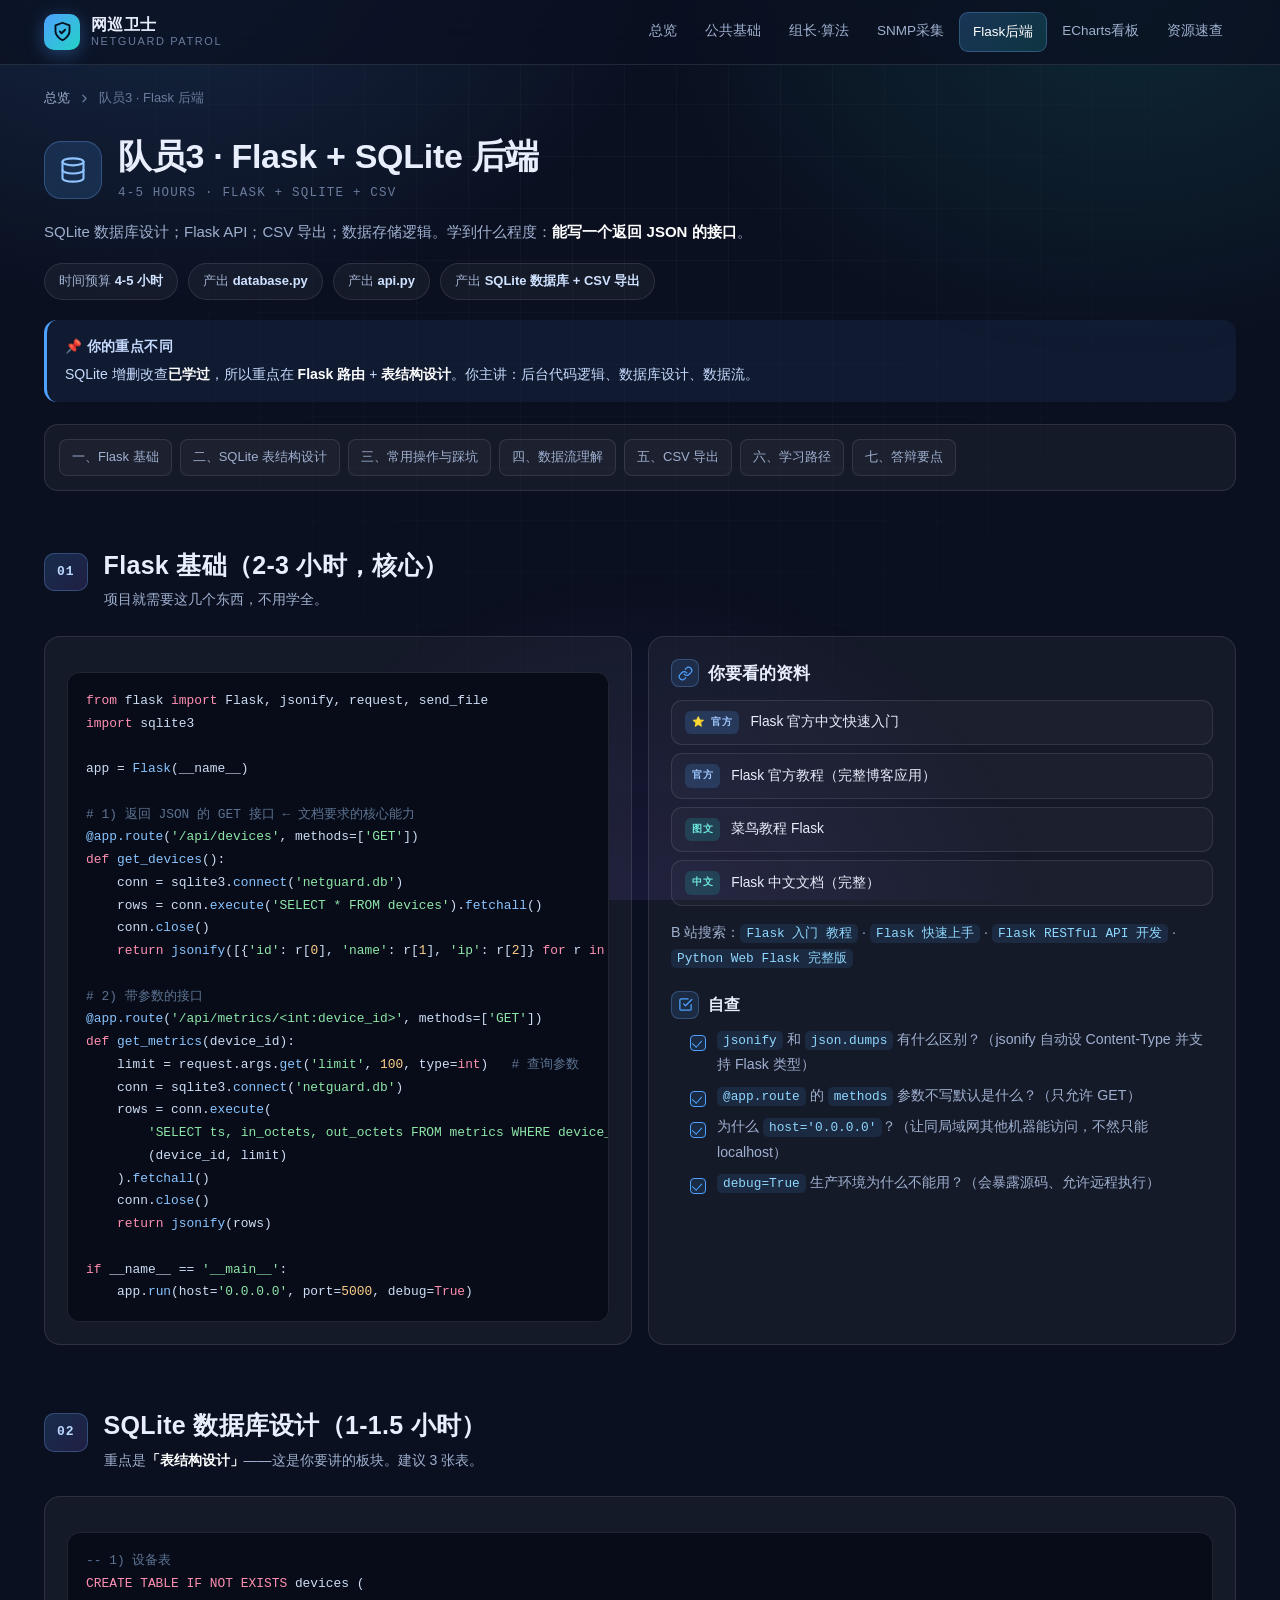
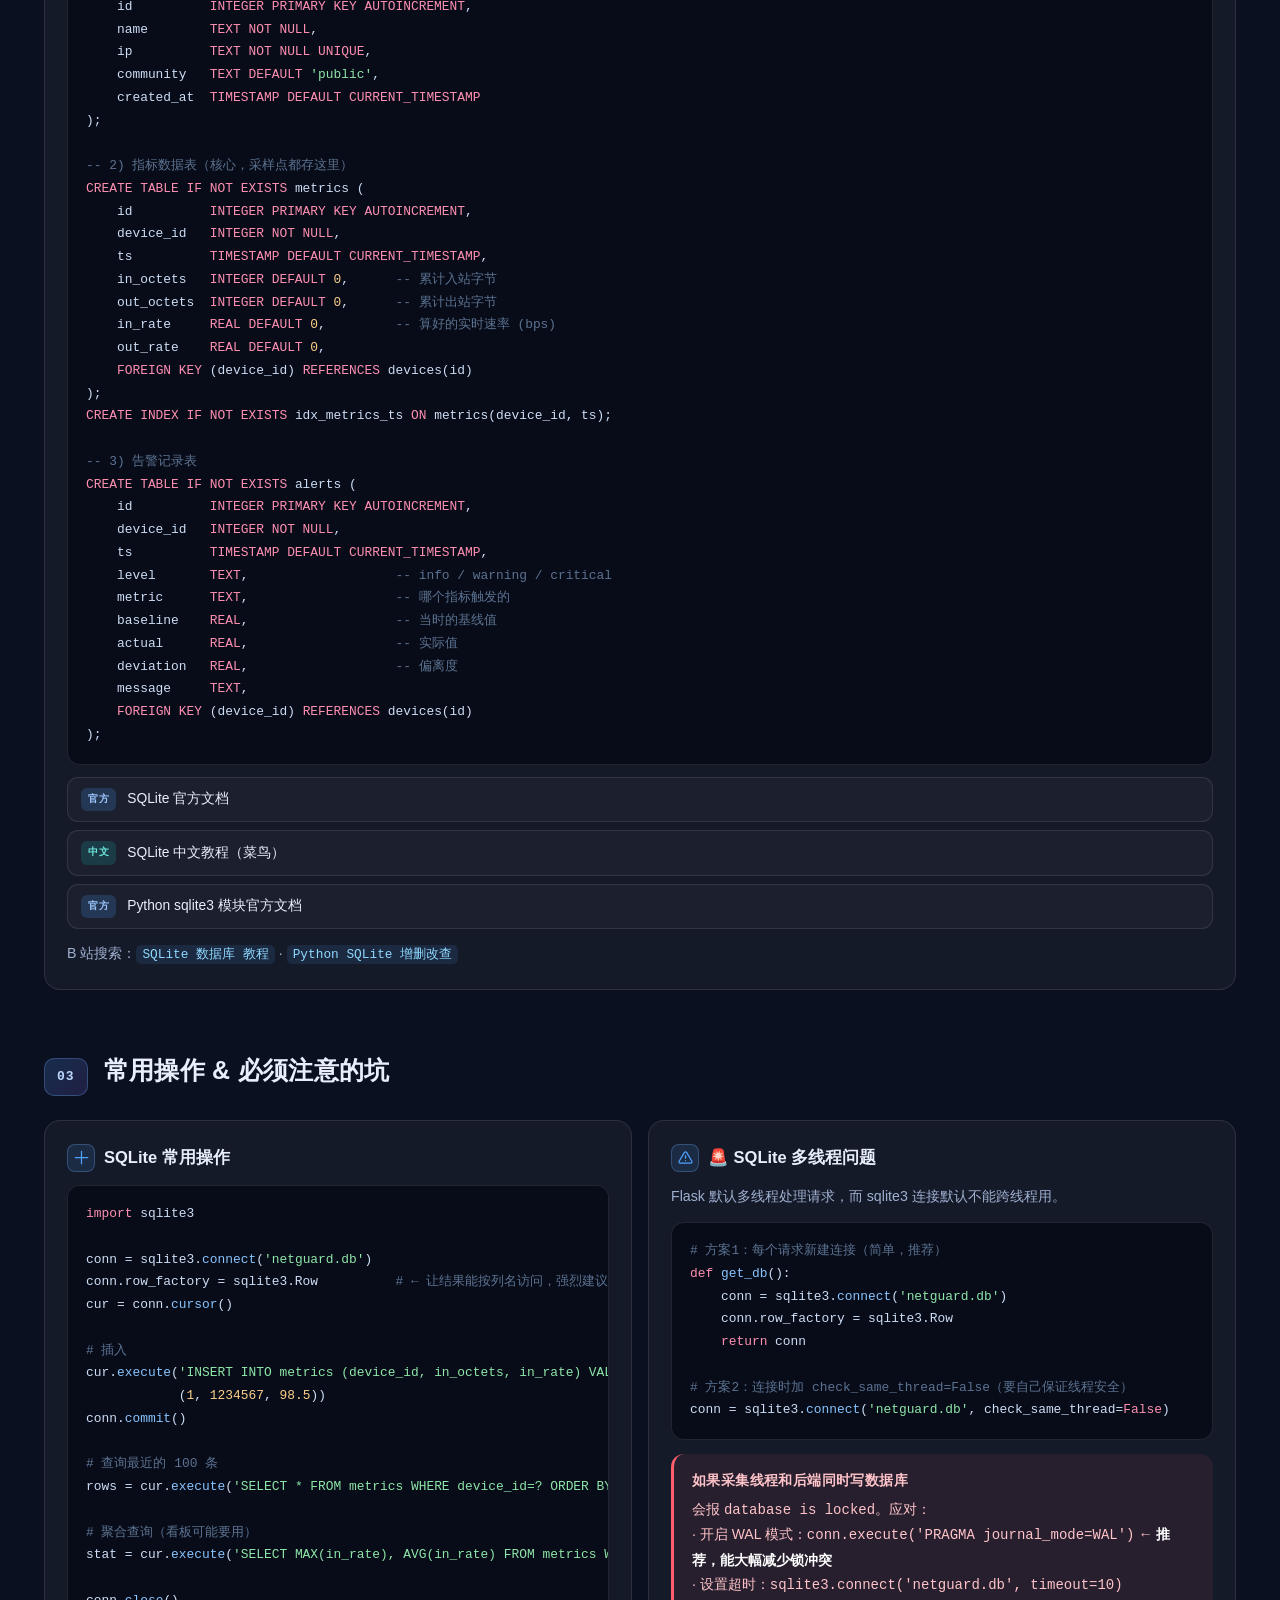
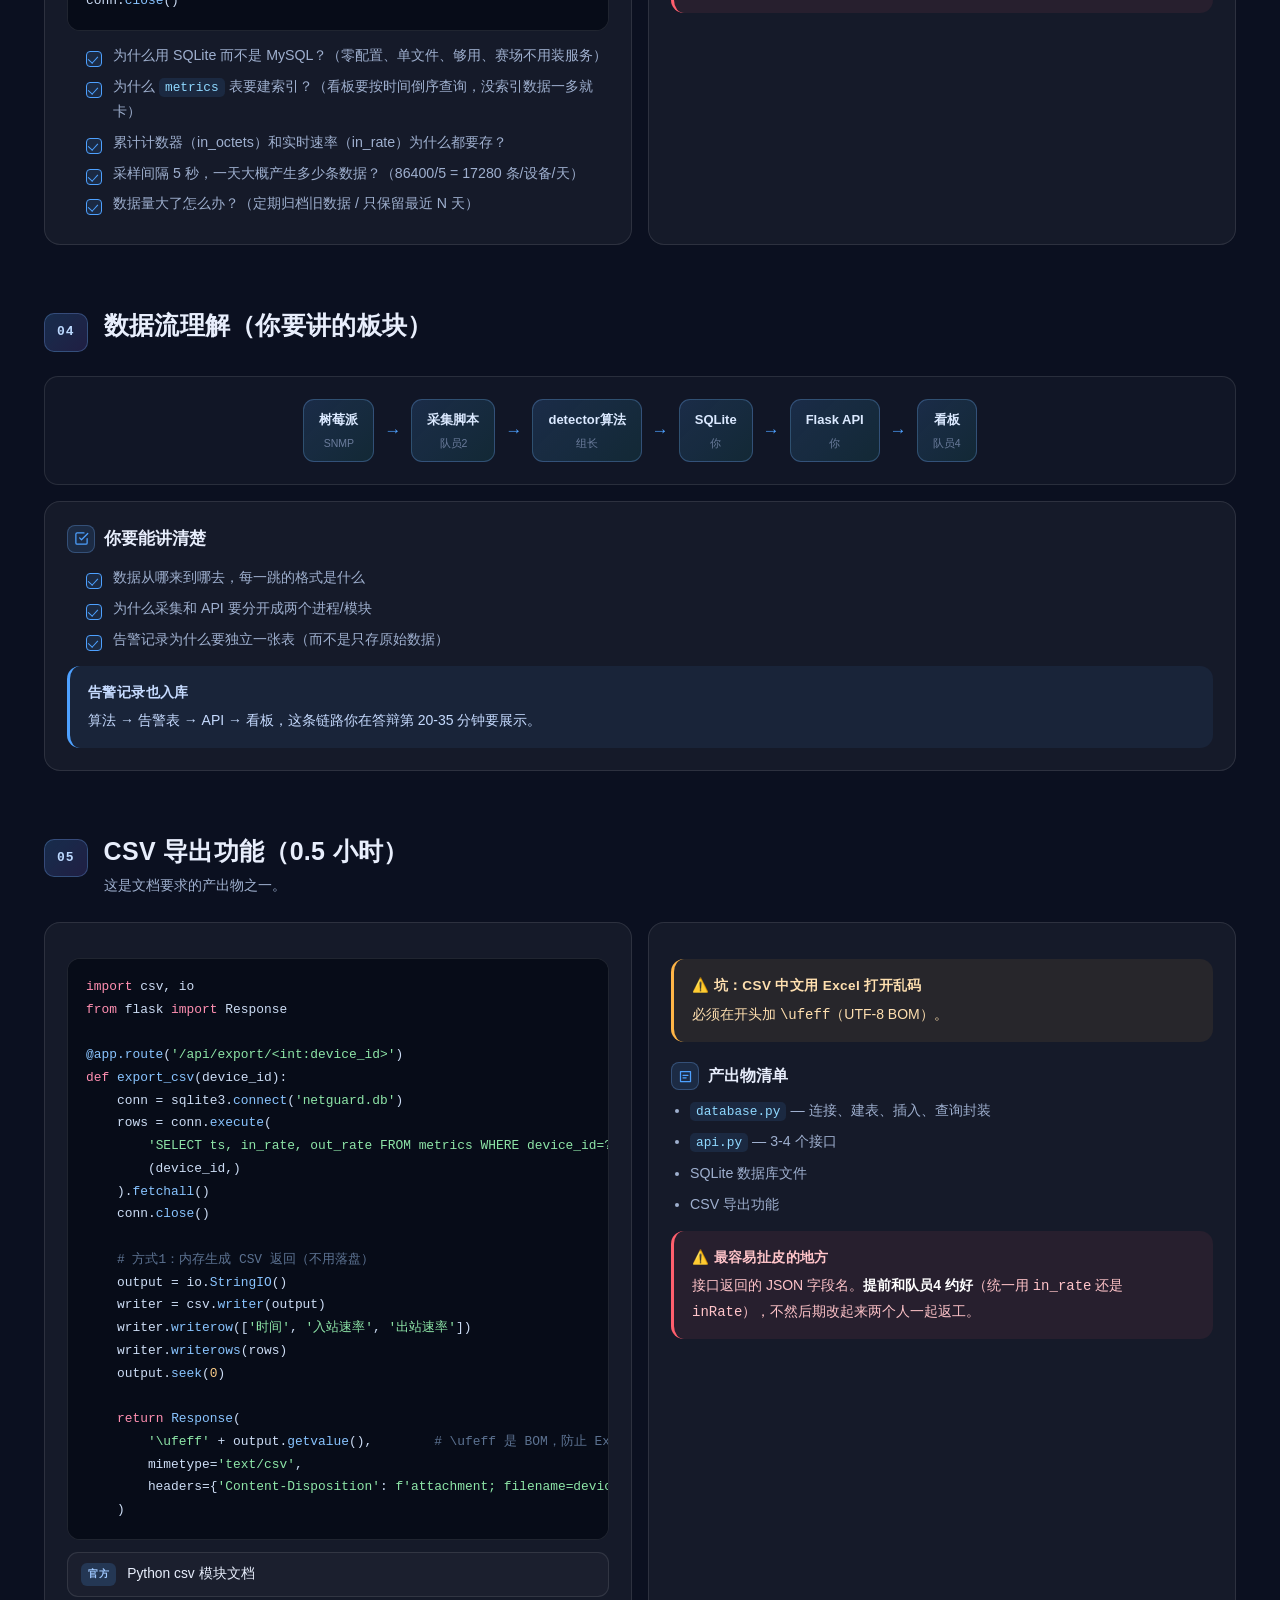
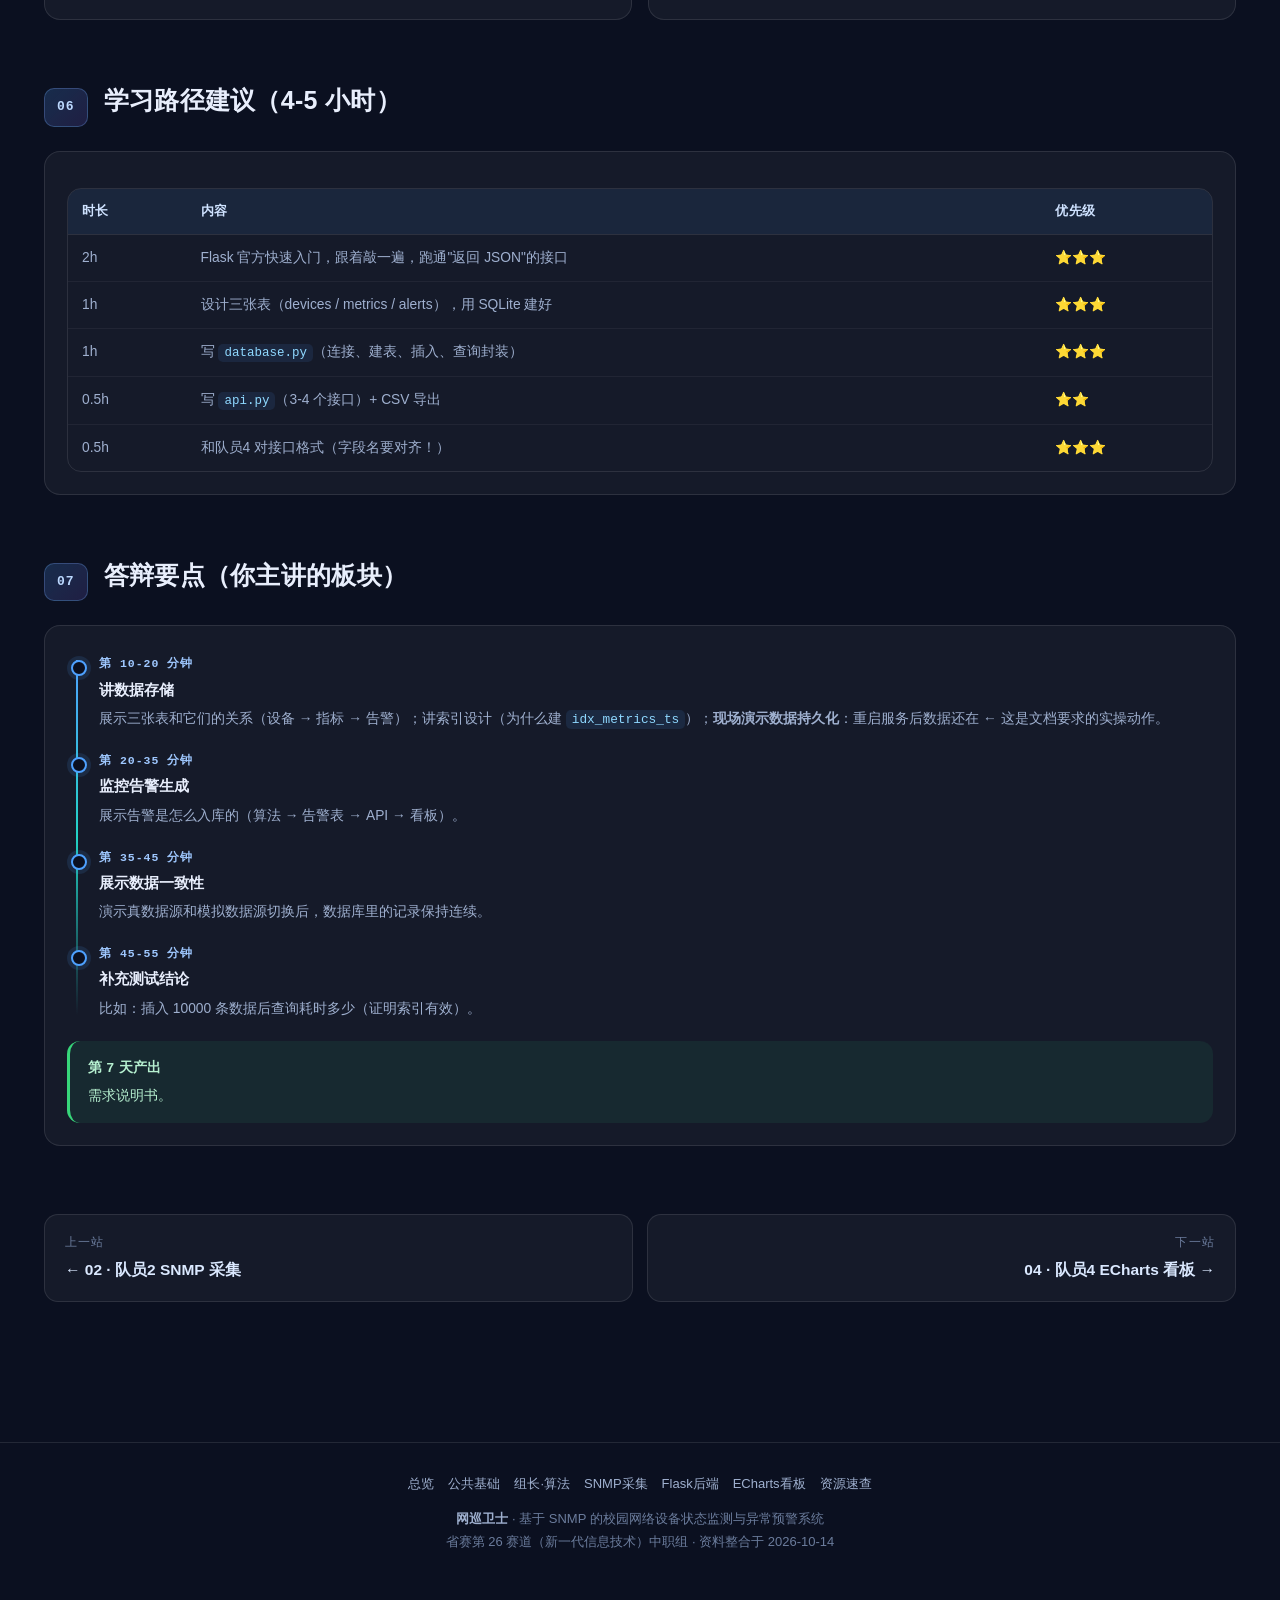
<file: member3.html>
<!DOCTYPE html>
<html lang="zh-CN">
<head>
<meta charset="UTF-8">
<meta name="viewport" content="width=device-width, initial-scale=1.0">
<title>队员3 · Flask 后端 | 网巡卫士学习资料</title>
<link rel="stylesheet" href="assets/style.css">
</head>
<body>

<header class="topbar">
  <div class="topbar-inner">
    <a class="brand" href="index.html">
      <div class="logo"><svg viewBox="0 0 24 24"><path d="M12 22s8-4 8-10V5l-8-3-8 3v7c0 6 8 10 8 10z"/><path d="M9 12l2 2 4-4"/></svg></div>
      <div><b>网巡卫士</b><span>NetGuard Patrol</span></div>
    </a>
    <button class="menu-toggle" id="menuToggle" aria-label="打开菜单">☰</button>
    <nav class="menu" id="menu">
      <a href="index.html">总览</a>
      <a href="common.html">公共基础</a>
      <a href="member1.html">组长·算法</a>
      <a href="member2.html">SNMP采集</a>
      <a href="member3.html">Flask后端</a>
      <a href="member4.html">ECharts看板</a>
      <a href="resources.html">资源速查</a>
    </nav>
  </div>
</header>

<main>

  <div class="crumb">
    <a href="index.html">总览</a>
    <svg viewBox="0 0 24 24"><path d="M9 18l6-6-6-6"/></svg>
    <span>队员3 · Flask 后端</span>
  </div>

  <div class="page-hero ph-m3">
    <div class="ph-top">
      <div class="ph-ic"><svg viewBox="0 0 24 24"><ellipse cx="12" cy="5" rx="9" ry="3"/><path d="M3 5v14c0 1.66 4 3 9 3s9-1.34 9-3V5"/><path d="M3 12c0 1.66 4 3 9 3s9-1.34 9-3"/></svg></div>
      <div>
        <h1>队员3 · Flask + SQLite 后端</h1>
        <div class="ph-sub">4-5 Hours · Flask + SQLite + CSV</div>
      </div>
    </div>
    <p class="ph-desc">SQLite 数据库设计；Flask API；CSV 导出；数据存储逻辑。学到什么程度：<b style="color:#fff">能写一个返回 JSON 的接口</b>。</p>
    <div class="ph-meta">
      <span class="chip">时间预算 <b>4-5 小时</b></span>
      <span class="chip">产出 <b>database.py</b></span>
      <span class="chip">产出 <b>api.py</b></span>
      <span class="chip">产出 <b>SQLite 数据库 + CSV 导出</b></span>
    </div>
  </div>

  <div class="callout"><span class="ct">📌 你的重点不同</span>SQLite 增删改查<b>已学过</b>，所以重点在 <b>Flask 路由</b> + <b>表结构设计</b>。你主讲：后台代码逻辑、数据库设计、数据流。</div>

  <nav class="anchor-nav">
    <a href="#s1">一、Flask 基础</a>
    <a href="#s2">二、SQLite 表结构设计</a>
    <a href="#s3">三、常用操作与踩坑</a>
    <a href="#s4">四、数据流理解</a>
    <a href="#s5">五、CSV 导出</a>
    <a href="#s6">六、学习路径</a>
    <a href="#s7">七、答辩要点</a>
  </nav>

  <!-- 1 -->
  <section class="block" id="s1">
    <div class="sec-head">
      <div class="sec-num">01</div>
      <div>
        <h2>Flask 基础（2-3 小时，核心）</h2>
        <p>项目就需要这几个东西，不用学全。</p>
      </div>
    </div>

    <div class="grid g2">
      <div class="card">
<pre><code><span class="kw">from</span> flask <span class="kw">import</span> Flask, jsonify, request, send_file
<span class="kw">import</span> sqlite3

app = <span class="fn">Flask</span>(__name__)

<span class="cm"># 1) 返回 JSON 的 GET 接口 ← 文档要求的核心能力</span>
<span class="fn">@app.route</span>(<span class="st">'/api/devices'</span>, methods=[<span class="st">'GET'</span>])
<span class="kw">def</span> <span class="fn">get_devices</span>():
    conn = sqlite3.<span class="fn">connect</span>(<span class="st">'netguard.db'</span>)
    rows = conn.<span class="fn">execute</span>(<span class="st">'SELECT * FROM devices'</span>).<span class="fn">fetchall</span>()
    conn.<span class="fn">close</span>()
    <span class="kw">return</span> <span class="fn">jsonify</span>([{<span class="st">'id'</span>: r[<span class="nm">0</span>], <span class="st">'name'</span>: r[<span class="nm">1</span>], <span class="st">'ip'</span>: r[<span class="nm">2</span>]} <span class="kw">for</span> r <span class="kw">in</span> rows])

<span class="cm"># 2) 带参数的接口</span>
<span class="fn">@app.route</span>(<span class="st">'/api/metrics/&lt;int:device_id&gt;'</span>, methods=[<span class="st">'GET'</span>])
<span class="kw">def</span> <span class="fn">get_metrics</span>(device_id):
    limit = request.args.<span class="fn">get</span>(<span class="st">'limit'</span>, <span class="nm">100</span>, type=<span class="kw">int</span>)   <span class="cm"># 查询参数</span>
    conn = sqlite3.<span class="fn">connect</span>(<span class="st">'netguard.db'</span>)
    rows = conn.<span class="fn">execute</span>(
        <span class="st">'SELECT ts, in_octets, out_octets FROM metrics WHERE device_id=? ORDER BY ts DESC LIMIT ?'</span>,
        (device_id, limit)
    ).<span class="fn">fetchall</span>()
    conn.<span class="fn">close</span>()
    <span class="kw">return</span> <span class="fn">jsonify</span>(rows)

<span class="kw">if</span> __name__ == <span class="st">'__main__'</span>:
    app.<span class="fn">run</span>(host=<span class="st">'0.0.0.0'</span>, port=<span class="nm">5000</span>, debug=<span class="kw">True</span>)</code></pre>
      </div>
      <div class="card">
        <h3><span class="ic"><svg viewBox="0 0 24 24"><path d="M10 13a5 5 0 007.54.54l3-3a5 5 0 00-7.07-7.07l-1.72 1.71"/><path d="M14 11a5 5 0 00-7.54-.54l-3 3a5 5 0 007.07 7.07l1.71-1.71"/></svg></span>你要看的资料</h3>
        <div class="links">
          <a class="link" href="https://flask.palletsprojects.com/zh-cn/stable/quickstart/" target="_blank" rel="noopener"><span class="badge b-official">⭐ 官方</span><span class="t">Flask 官方中文快速入门</span></a>
          <a class="link" href="https://flask.palletsprojects.com/zh-cn/stable/tutorial/" target="_blank" rel="noopener"><span class="badge b-official">官方</span><span class="t">Flask 官方教程（完整博客应用）</span></a>
          <a class="link" href="https://www.runoob.com/flask/flask-tutorial.html" target="_blank" rel="noopener"><span class="badge b-article">图文</span><span class="t">菜鸟教程 Flask</span></a>
          <a class="link" href="https://dormousehole.readthedocs.io/" target="_blank" rel="noopener"><span class="badge b-article">中文</span><span class="t">Flask 中文文档（完整）</span></a>
        </div>
        <p style="margin-top:14px">B 站搜索：<code class="inline">Flask 入门 教程</code> · <code class="inline">Flask 快速上手</code> · <code class="inline">Flask RESTful API 开发</code> · <code class="inline">Python Web Flask 完整版</code></p>
        <h3 class="sub"><span class="ic"><svg viewBox="0 0 24 24"><path d="M9 11l3 3L22 4"/><path d="M21 12v7a2 2 0 01-2 2H5a2 2 0 01-2-2V5a2 2 0 012-2h11"/></svg></span>自查</h3>
        <ul class="check-list">
          <li><code class="inline">jsonify</code> 和 <code class="inline">json.dumps</code> 有什么区别？（jsonify 自动设 Content-Type 并支持 Flask 类型）</li>
          <li><code class="inline">@app.route</code> 的 <code class="inline">methods</code> 参数不写默认是什么？（只允许 GET）</li>
          <li>为什么 <code class="inline">host='0.0.0.0'</code>？（让同局域网其他机器能访问，不然只能 localhost）</li>
          <li><code class="inline">debug=True</code> 生产环境为什么不能用？（会暴露源码、允许远程执行）</li>
        </ul>
      </div>
    </div>
  </section>

  <!-- 2 -->
  <section class="block" id="s2">
    <div class="sec-head">
      <div class="sec-num">02</div>
      <div>
        <h2>SQLite 数据库设计（1-1.5 小时）</h2>
        <p>重点是<b style="color:#fff">「表结构设计」</b>——这是你要讲的板块。建议 3 张表。</p>
      </div>
    </div>

    <div class="card">
<pre><code><span class="cm">-- 1) 设备表</span>
<span class="kw">CREATE TABLE IF NOT EXISTS</span> devices (
    id          <span class="kw">INTEGER PRIMARY KEY AUTOINCREMENT</span>,
    name        <span class="kw">TEXT NOT NULL</span>,
    ip          <span class="kw">TEXT NOT NULL UNIQUE</span>,
    community   <span class="kw">TEXT DEFAULT</span> <span class="st">'public'</span>,
    created_at  <span class="kw">TIMESTAMP DEFAULT CURRENT_TIMESTAMP</span>
);

<span class="cm">-- 2) 指标数据表（核心，采样点都存这里）</span>
<span class="kw">CREATE TABLE IF NOT EXISTS</span> metrics (
    id          <span class="kw">INTEGER PRIMARY KEY AUTOINCREMENT</span>,
    device_id   <span class="kw">INTEGER NOT NULL</span>,
    ts          <span class="kw">TIMESTAMP DEFAULT CURRENT_TIMESTAMP</span>,
    in_octets   <span class="kw">INTEGER DEFAULT</span> <span class="nm">0</span>,      <span class="cm">-- 累计入站字节</span>
    out_octets  <span class="kw">INTEGER DEFAULT</span> <span class="nm">0</span>,      <span class="cm">-- 累计出站字节</span>
    in_rate     <span class="kw">REAL DEFAULT</span> <span class="nm">0</span>,         <span class="cm">-- 算好的实时速率 (bps)</span>
    out_rate    <span class="kw">REAL DEFAULT</span> <span class="nm">0</span>,
    <span class="kw">FOREIGN KEY</span> (device_id) <span class="kw">REFERENCES</span> devices(id)
);
<span class="kw">CREATE INDEX IF NOT EXISTS</span> idx_metrics_ts <span class="kw">ON</span> metrics(device_id, ts);

<span class="cm">-- 3) 告警记录表</span>
<span class="kw">CREATE TABLE IF NOT EXISTS</span> alerts (
    id          <span class="kw">INTEGER PRIMARY KEY AUTOINCREMENT</span>,
    device_id   <span class="kw">INTEGER NOT NULL</span>,
    ts          <span class="kw">TIMESTAMP DEFAULT CURRENT_TIMESTAMP</span>,
    level       <span class="kw">TEXT</span>,                   <span class="cm">-- info / warning / critical</span>
    metric      <span class="kw">TEXT</span>,                   <span class="cm">-- 哪个指标触发的</span>
    baseline    <span class="kw">REAL</span>,                   <span class="cm">-- 当时的基线值</span>
    actual      <span class="kw">REAL</span>,                   <span class="cm">-- 实际值</span>
    deviation   <span class="kw">REAL</span>,                   <span class="cm">-- 偏离度</span>
    message     <span class="kw">TEXT</span>,
    <span class="kw">FOREIGN KEY</span> (device_id) <span class="kw">REFERENCES</span> devices(id)
);</code></pre>
      <div class="links" style="margin-top:12px">
        <a class="link" href="https://www.sqlite.org/docs.html" target="_blank" rel="noopener"><span class="badge b-official">官方</span><span class="t">SQLite 官方文档</span></a>
        <a class="link" href="https://www.runoob.com/sqlite/sqlite-tutorial.html" target="_blank" rel="noopener"><span class="badge b-article">中文</span><span class="t">SQLite 中文教程（菜鸟）</span></a>
        <a class="link" href="https://docs.python.org/zh-cn/3/library/sqlite3.html" target="_blank" rel="noopener"><span class="badge b-official">官方</span><span class="t">Python sqlite3 模块官方文档</span></a>
      </div>
      <p style="margin-top:12px">B 站搜索：<code class="inline">SQLite 数据库 教程</code> · <code class="inline">Python SQLite 增删改查</code></p>
    </div>
  </section>

  <!-- 3 -->
  <section class="block" id="s3">
    <div class="sec-head">
      <div class="sec-num">03</div>
      <div>
        <h2>常用操作 &amp; 必须注意的坑</h2>
      </div>
    </div>

    <div class="grid g2">
      <div class="card">
        <h3><span class="ic"><svg viewBox="0 0 24 24"><path d="M12 2v20M2 12h20"/></svg></span>SQLite 常用操作</h3>
<pre><code><span class="kw">import</span> sqlite3

conn = sqlite3.<span class="fn">connect</span>(<span class="st">'netguard.db'</span>)
conn.row_factory = sqlite3.Row          <span class="cm"># ← 让结果能按列名访问，强烈建议加</span>
cur = conn.<span class="fn">cursor</span>()

<span class="cm"># 插入</span>
cur.<span class="fn">execute</span>(<span class="st">'INSERT INTO metrics (device_id, in_octets, in_rate) VALUES (?, ?, ?)'</span>,
            (<span class="nm">1</span>, <span class="nm">1234567</span>, <span class="nm">98.5</span>))
conn.<span class="fn">commit</span>()

<span class="cm"># 查询最近的 100 条</span>
rows = cur.<span class="fn">execute</span>(<span class="st">'SELECT * FROM metrics WHERE device_id=? ORDER BY ts DESC LIMIT 100'</span>, (<span class="nm">1</span>,)).<span class="fn">fetchall</span>()

<span class="cm"># 聚合查询（看板可能要用）</span>
stat = cur.<span class="fn">execute</span>(<span class="st">'SELECT MAX(in_rate), AVG(in_rate) FROM metrics WHERE device_id=?'</span>, (<span class="nm">1</span>,)).<span class="fn">fetchone</span>()

conn.<span class="fn">close</span>()</code></pre>
        <ul class="check-list" style="margin-top:12px">
          <li>为什么用 SQLite 而不是 MySQL？（零配置、单文件、够用、赛场不用装服务）</li>
          <li>为什么 <code class="inline">metrics</code> 表要建索引？（看板要按时间倒序查询，没索引数据一多就卡）</li>
          <li>累计计数器（in_octets）和实时速率（in_rate）为什么都要存？</li>
          <li>采样间隔 5 秒，一天大概产生多少条数据？（86400/5 = 17280 条/设备/天）</li>
          <li>数据量大了怎么办？（定期归档旧数据 / 只保留最近 N 天）</li>
        </ul>
      </div>

      <div class="card">
        <h3><span class="ic"><svg viewBox="0 0 24 24"><path d="M10.29 3.86L1.82 18a2 2 0 001.71 3h16.94a2 2 0 001.71-3L13.71 3.86a2 2 0 00-3.42 0z"/><path d="M12 9v4M12 17h.01"/></svg></span>🚨 SQLite 多线程问题</h3>
        <p>Flask 默认多线程处理请求，而 sqlite3 连接默认不能跨线程用。</p>
<pre><code><span class="cm"># 方案1：每个请求新建连接（简单，推荐）</span>
<span class="kw">def</span> <span class="fn">get_db</span>():
    conn = sqlite3.<span class="fn">connect</span>(<span class="st">'netguard.db'</span>)
    conn.row_factory = sqlite3.Row
    <span class="kw">return</span> conn

<span class="cm"># 方案2：连接时加 check_same_thread=False（要自己保证线程安全）</span>
conn = sqlite3.<span class="fn">connect</span>(<span class="st">'netguard.db'</span>, check_same_thread=<span class="kw">False</span>)</code></pre>
        <div class="callout danger" style="margin-top:14px"><span class="ct">如果采集线程和后端同时写数据库</span>会报 <code>database is locked</code>。应对：<br>
          · 开启 WAL 模式：<code>conn.execute('PRAGMA journal_mode=WAL')</code> ← <b>推荐，能大幅减少锁冲突</b><br>
          · 设置超时：<code>sqlite3.connect('netguard.db', timeout=10)</code>
        </div>
      </div>
    </div>
  </section>

  <!-- 4 -->
  <section class="block" id="s4">
    <div class="sec-head">
      <div class="sec-num">04</div>
      <div>
        <h2>数据流理解（你要讲的板块）</h2>
      </div>
    </div>
    <div class="flow">
      <div class="node">树莓派<small>SNMP</small></div><span class="arrow">→</span>
      <div class="node">采集脚本<small>队员2</small></div><span class="arrow">→</span>
      <div class="node">detector算法<small>组长</small></div><span class="arrow">→</span>
      <div class="node">SQLite<small>你</small></div><span class="arrow">→</span>
      <div class="node">Flask API<small>你</small></div><span class="arrow">→</span>
      <div class="node">看板<small>队员4</small></div>
    </div>
    <div class="card" style="margin-top:16px">
      <h3><span class="ic"><svg viewBox="0 0 24 24"><path d="M9 11l3 3L22 4"/><path d="M21 12v7a2 2 0 01-2 2H5a2 2 0 01-2-2V5a2 2 0 012-2h11"/></svg></span>你要能讲清楚</h3>
      <ul class="check-list">
        <li>数据从哪来到哪去，每一跳的格式是什么</li>
        <li>为什么采集和 API 要分开成两个进程/模块</li>
        <li>告警记录为什么要独立一张表（而不是只存原始数据）</li>
      </ul>
      <div class="callout"><span class="ct">告警记录也入库</span>算法 → 告警表 → API → 看板，这条链路你在答辩第 20-35 分钟要展示。</div>
    </div>
  </section>

  <!-- 5 -->
  <section class="block" id="s5">
    <div class="sec-head">
      <div class="sec-num">05</div>
      <div>
        <h2>CSV 导出功能（0.5 小时）</h2>
        <p>这是文档要求的产出物之一。</p>
      </div>
    </div>

    <div class="grid g2">
      <div class="card">
<pre><code><span class="kw">import</span> csv, io
<span class="kw">from</span> flask <span class="kw">import</span> Response

<span class="fn">@app.route</span>(<span class="st">'/api/export/&lt;int:device_id&gt;'</span>)
<span class="kw">def</span> <span class="fn">export_csv</span>(device_id):
    conn = sqlite3.<span class="fn">connect</span>(<span class="st">'netguard.db'</span>)
    rows = conn.<span class="fn">execute</span>(
        <span class="st">'SELECT ts, in_rate, out_rate FROM metrics WHERE device_id=? ORDER BY ts'</span>,
        (device_id,)
    ).<span class="fn">fetchall</span>()
    conn.<span class="fn">close</span>()

    <span class="cm"># 方式1：内存生成 CSV 返回（不用落盘）</span>
    output = io.<span class="fn">StringIO</span>()
    writer = csv.<span class="fn">writer</span>(output)
    writer.<span class="fn">writerow</span>([<span class="st">'时间'</span>, <span class="st">'入站速率'</span>, <span class="st">'出站速率'</span>])
    writer.<span class="fn">writerows</span>(rows)
    output.<span class="fn">seek</span>(<span class="nm">0</span>)

    <span class="kw">return</span> <span class="fn">Response</span>(
        <span class="st">'\ufeff'</span> + output.<span class="fn">getvalue</span>(),        <span class="cm"># \ufeff 是 BOM，防止 Excel 打开中文乱码</span>
        mimetype=<span class="st">'text/csv'</span>,
        headers={<span class="st">'Content-Disposition'</span>: <span class="st">f'attachment; filename=device_{device_id}.csv'</span>}
    )</code></pre>
        <div class="links" style="margin-top:12px">
          <a class="link" href="https://docs.python.org/zh-cn/3/library/csv.html" target="_blank" rel="noopener"><span class="badge b-official">官方</span><span class="t">Python csv 模块文档</span></a>
        </div>
      </div>
      <div class="card">
        <div class="callout warn"><span class="ct">⚠️ 坑：CSV 中文用 Excel 打开乱码</span>必须在开头加 <code>\ufeff</code>（UTF-8 BOM）。</div>
        <h3 class="sub"><span class="ic"><svg viewBox="0 0 24 24"><path d="M4 4h16v16H4z"/><path d="M8 10h8M8 14h5"/></svg></span>产出物清单</h3>
        <ul>
          <li><code class="inline">database.py</code> — 连接、建表、插入、查询封装</li>
          <li><code class="inline">api.py</code> — 3-4 个接口</li>
          <li>SQLite 数据库文件</li>
          <li>CSV 导出功能</li>
        </ul>
        <div class="callout danger" style="margin-top:14px"><span class="ct">⚠️ 最容易扯皮的地方</span>接口返回的 JSON 字段名。<b>提前和队员4 约好</b>（统一用 <code>in_rate</code> 还是 <code>inRate</code>），不然后期改起来两个人一起返工。</div>
      </div>
    </div>
  </section>

  <!-- 6 -->
  <section class="block" id="s6">
    <div class="sec-head">
      <div class="sec-num">06</div>
      <div><h2>学习路径建议（4-5 小时）</h2></div>
    </div>
    <div class="card">
      <div class="tbl-wrap">
        <table>
          <thead><tr><th>时长</th><th>内容</th><th>优先级</th></tr></thead>
          <tbody>
            <tr><td>2h</td><td>Flask 官方快速入门，跟着敲一遍，跑通"返回 JSON"的接口</td><td>⭐⭐⭐</td></tr>
            <tr><td>1h</td><td>设计三张表（devices / metrics / alerts），用 SQLite 建好</td><td>⭐⭐⭐</td></tr>
            <tr><td>1h</td><td>写 <code>database.py</code>（连接、建表、插入、查询封装）</td><td>⭐⭐⭐</td></tr>
            <tr><td>0.5h</td><td>写 <code>api.py</code>（3-4 个接口）+ CSV 导出</td><td>⭐⭐</td></tr>
            <tr><td>0.5h</td><td>和队员4 对接口格式（字段名要对齐！）</td><td>⭐⭐⭐</td></tr>
          </tbody>
        </table>
      </div>
    </div>
  </section>

  <!-- 7 -->
  <section class="block" id="s7">
    <div class="sec-head">
      <div class="sec-num">07</div>
      <div><h2>答辩要点（你主讲的板块）</h2></div>
    </div>
    <div class="card">
      <div class="timeline" style="margin-top:6px">
        <div class="tl-item"><div class="day">第 10-20 分钟</div><h4>讲数据存储</h4>
          <p>展示三张表和它们的关系（设备 → 指标 → 告警）；讲索引设计（为什么建 <code class="inline">idx_metrics_ts</code>）；<b>现场演示数据持久化</b>：重启服务后数据还在 ← 这是文档要求的实操动作。</p></div>
        <div class="tl-item"><div class="day">第 20-35 分钟</div><h4>监控告警生成</h4>
          <p>展示告警是怎么入库的（算法 → 告警表 → API → 看板）。</p></div>
        <div class="tl-item"><div class="day">第 35-45 分钟</div><h4>展示数据一致性</h4>
          <p>演示真数据源和模拟数据源切换后，数据库里的记录保持连续。</p></div>
        <div class="tl-item"><div class="day">第 45-55 分钟</div><h4>补充测试结论</h4>
          <p>比如：插入 10000 条数据后查询耗时多少（证明索引有效）。</p></div>
      </div>
      <div class="callout ok" style="margin-top:14px"><span class="ct">第 7 天产出</span>需求说明书。</div>
    </div>
  </section>

  <div class="pager">
    <a href="member2.html">
      <div class="pg-k">上一站</div>
      <div class="pg-v">← 02 · 队员2 SNMP 采集</div>
    </a>
    <a class="next" href="member4.html">
      <div class="pg-k">下一站</div>
      <div class="pg-v">04 · 队员4 ECharts 看板 →</div>
    </a>
  </div>

</main>

<footer>
  <div class="fnav">
    <a href="index.html">总览</a>
    <a href="common.html">公共基础</a>
    <a href="member1.html">组长·算法</a>
    <a href="member2.html">SNMP采集</a>
    <a href="member3.html">Flask后端</a>
    <a href="member4.html">ECharts看板</a>
    <a href="resources.html">资源速查</a>
  </div>
  <b>网巡卫士</b> · 基于 SNMP 的校园网络设备状态监测与异常预警系统<br>
  省赛第 26 赛道（新一代信息技术）中职组 · 资料整合于 2026-10-14
</footer>

<button id="toTop" aria-label="回到顶部"><svg viewBox="0 0 24 24"><path d="M12 19V5"/><path d="M5 12l7-7 7 7"/></svg></button>
<script src="assets/app.js"></script>
</body>
</html>
</file>
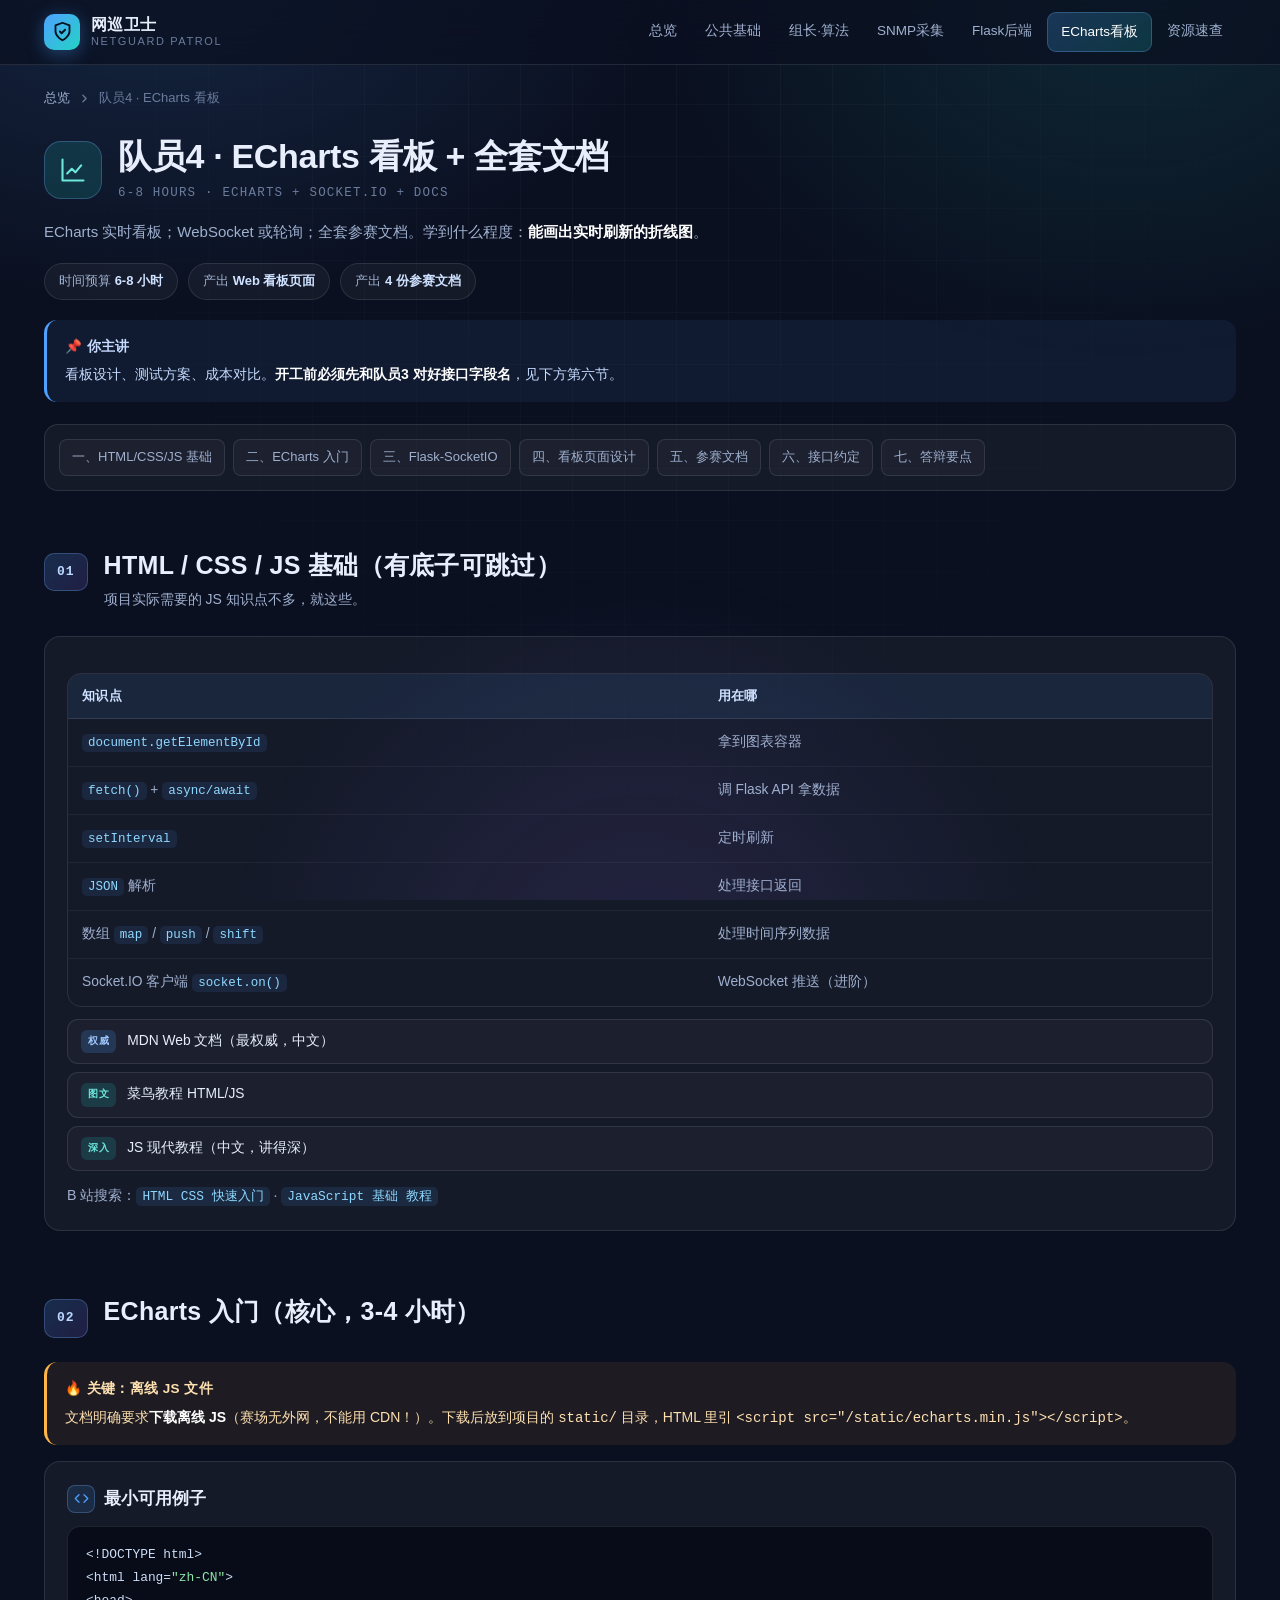
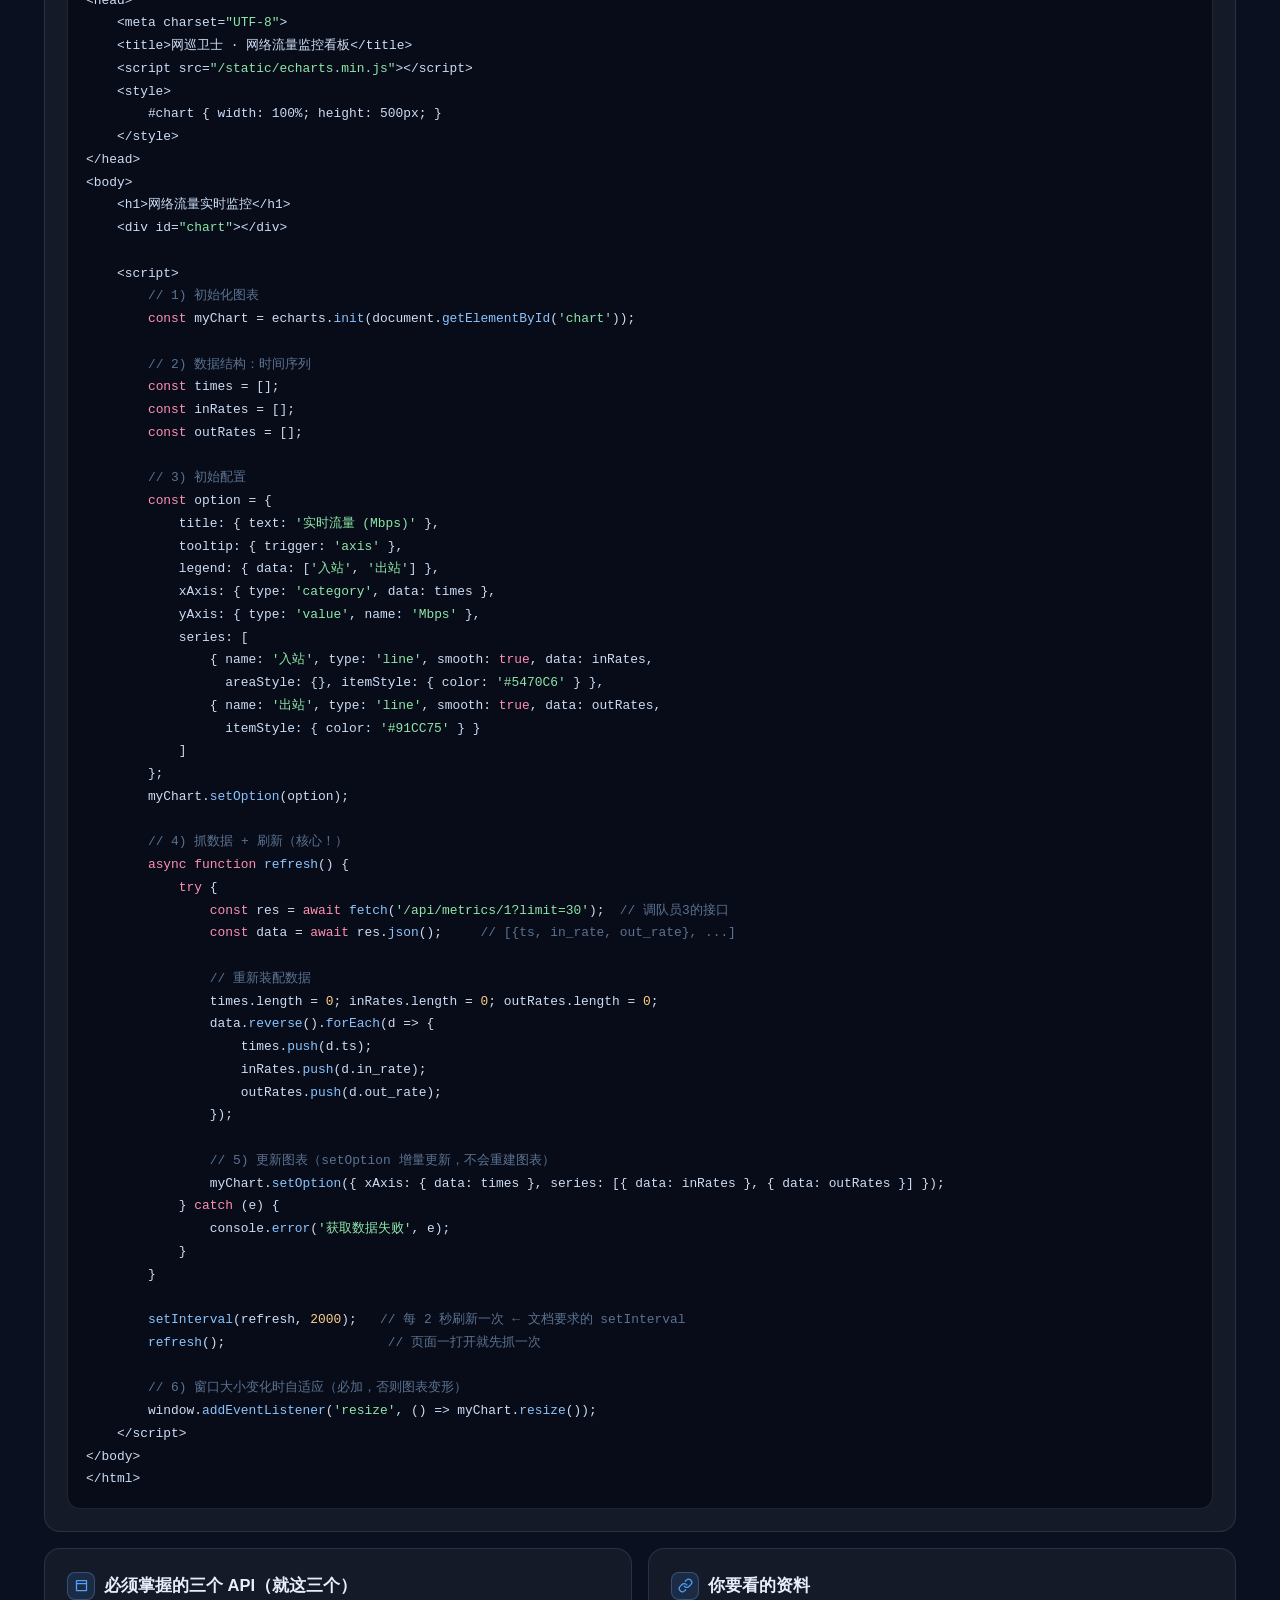
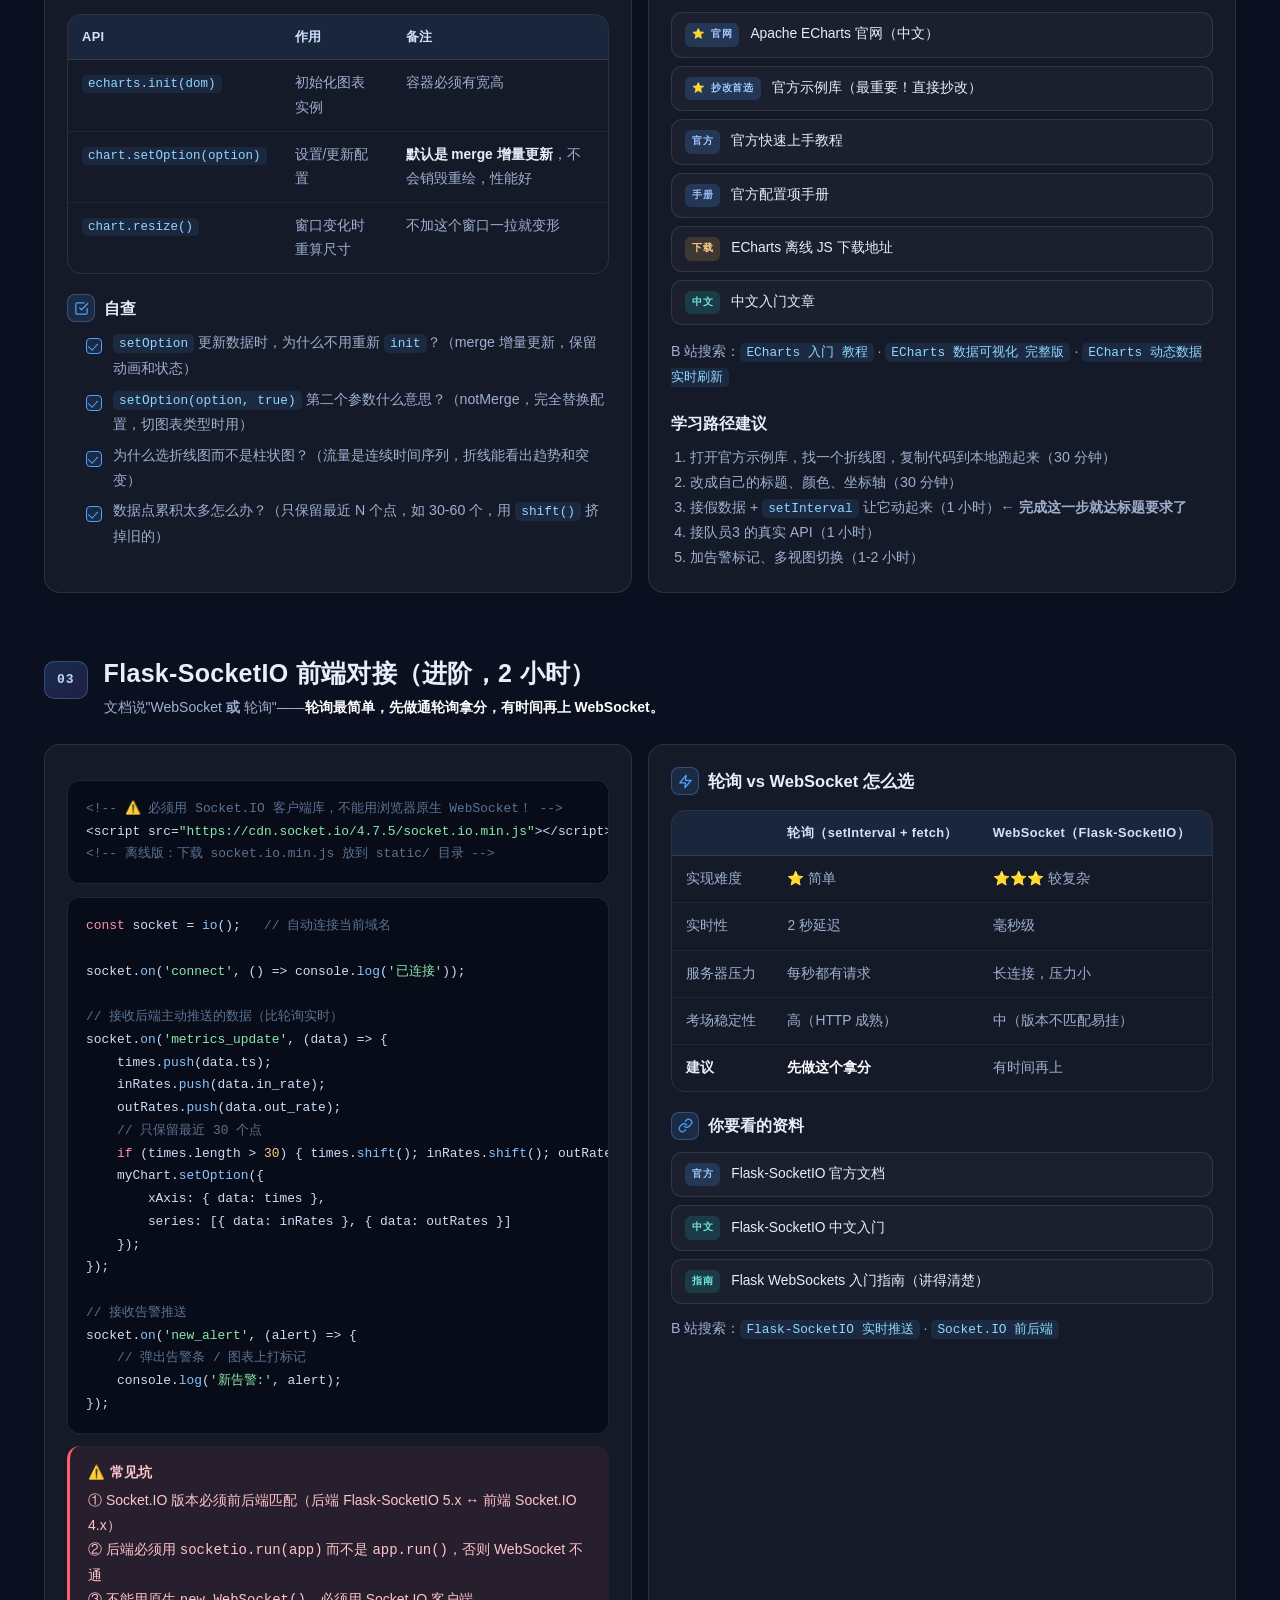
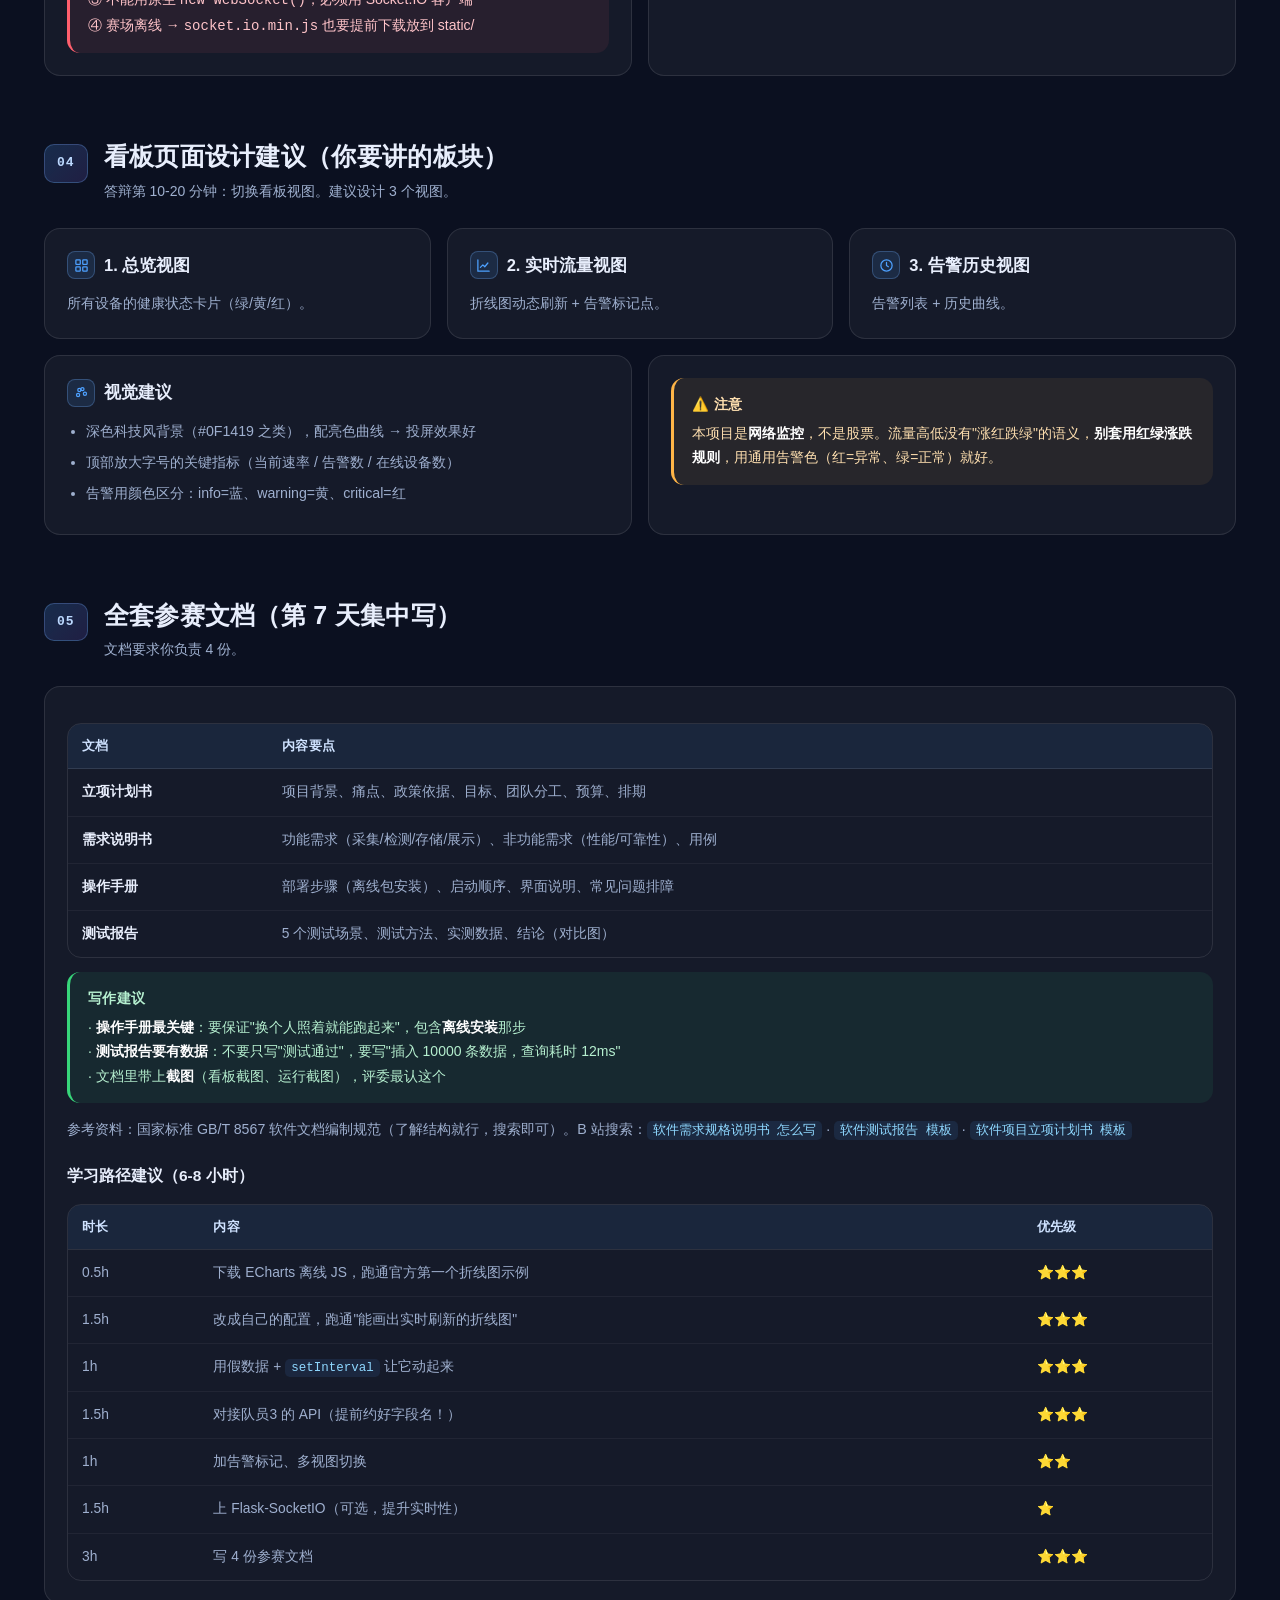
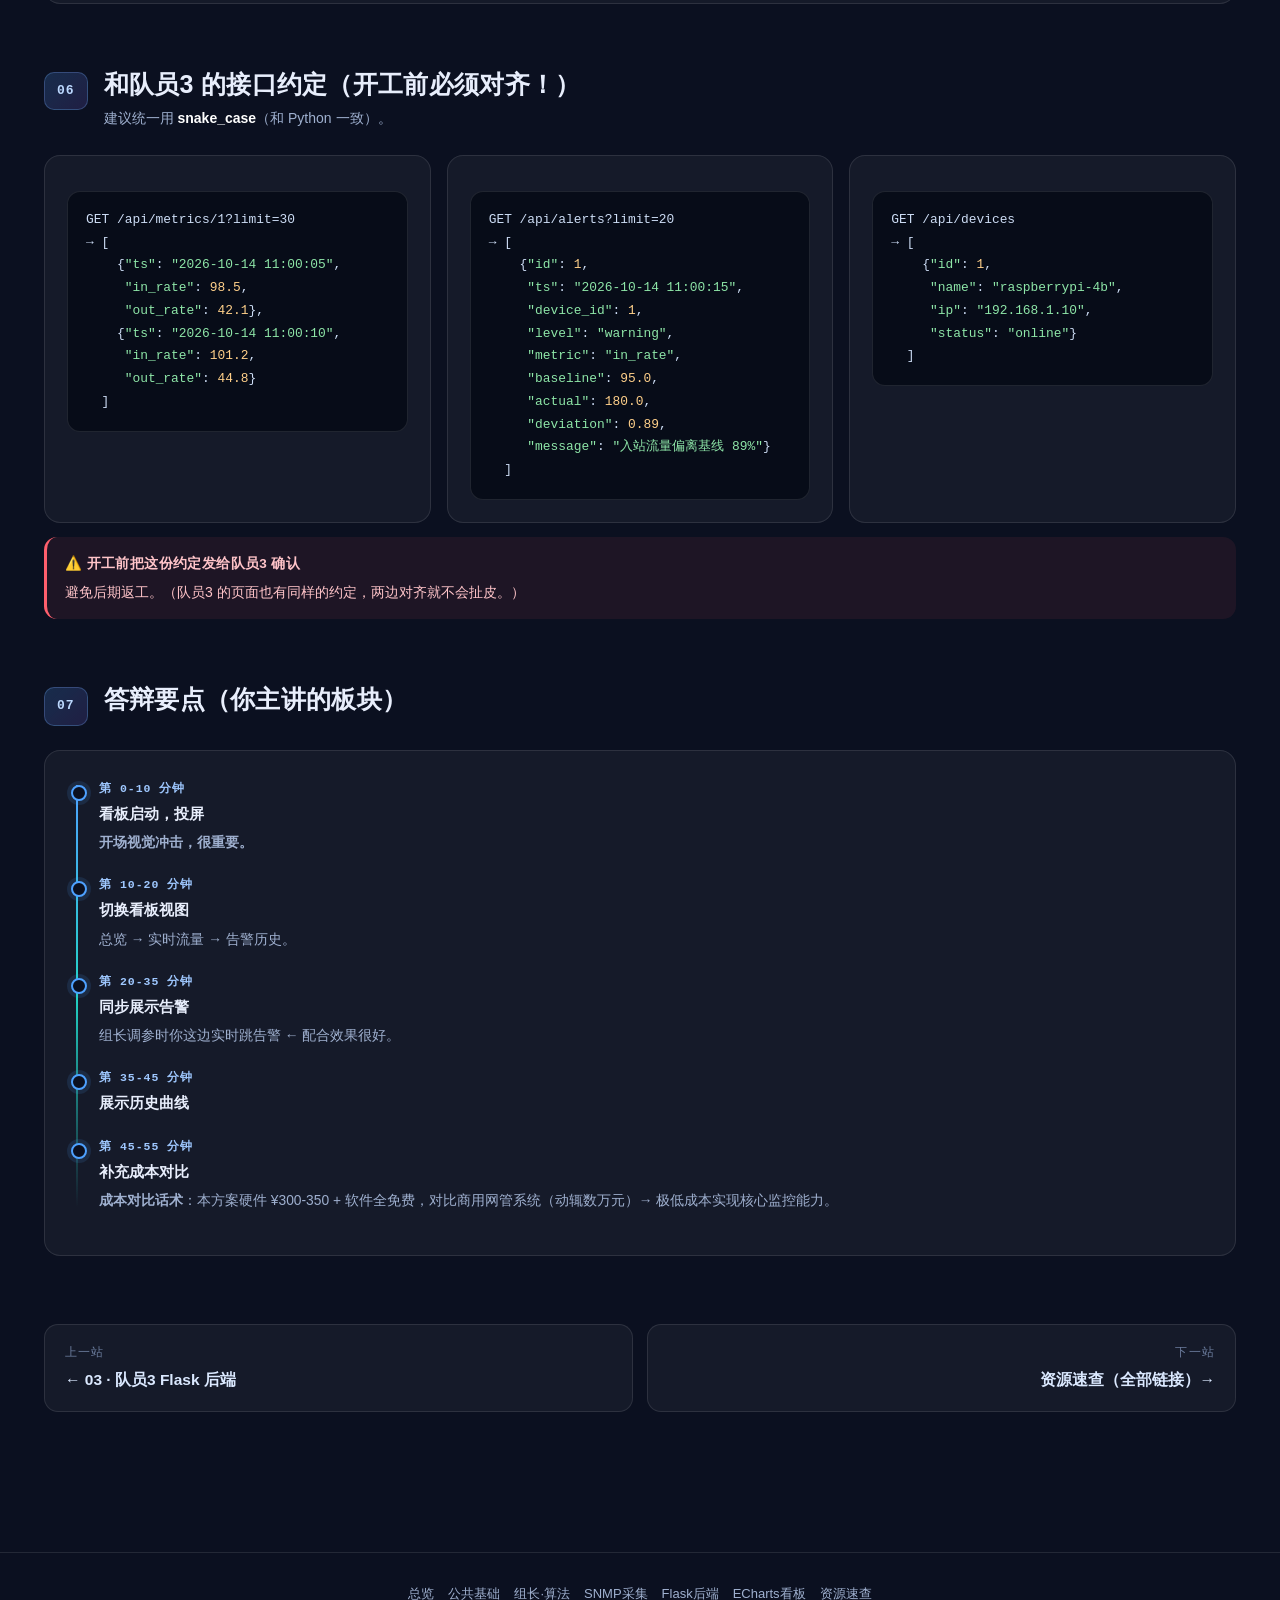
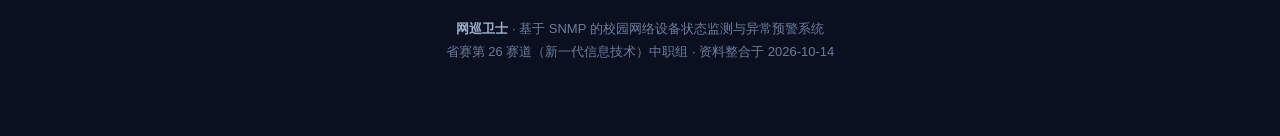
<file: member4.html>
<!DOCTYPE html>
<html lang="zh-CN">
<head>
<meta charset="UTF-8">
<meta name="viewport" content="width=device-width, initial-scale=1.0">
<title>队员4 · ECharts 看板 | 网巡卫士学习资料</title>
<link rel="stylesheet" href="assets/style.css">
</head>
<body>

<header class="topbar">
  <div class="topbar-inner">
    <a class="brand" href="index.html">
      <div class="logo"><svg viewBox="0 0 24 24"><path d="M12 22s8-4 8-10V5l-8-3-8 3v7c0 6 8 10 8 10z"/><path d="M9 12l2 2 4-4"/></svg></div>
      <div><b>网巡卫士</b><span>NetGuard Patrol</span></div>
    </a>
    <button class="menu-toggle" id="menuToggle" aria-label="打开菜单">☰</button>
    <nav class="menu" id="menu">
      <a href="index.html">总览</a>
      <a href="common.html">公共基础</a>
      <a href="member1.html">组长·算法</a>
      <a href="member2.html">SNMP采集</a>
      <a href="member3.html">Flask后端</a>
      <a href="member4.html">ECharts看板</a>
      <a href="resources.html">资源速查</a>
    </nav>
  </div>
</header>

<main>

  <div class="crumb">
    <a href="index.html">总览</a>
    <svg viewBox="0 0 24 24"><path d="M9 18l6-6-6-6"/></svg>
    <span>队员4 · ECharts 看板</span>
  </div>

  <div class="page-hero ph-m4">
    <div class="ph-top">
      <div class="ph-ic"><svg viewBox="0 0 24 24"><path d="M3 3v18h18"/><path d="M7 15l4-4 3 3 5-6"/></svg></div>
      <div>
        <h1>队员4 · ECharts 看板 + 全套文档</h1>
        <div class="ph-sub">6-8 Hours · ECharts + Socket.IO + Docs</div>
      </div>
    </div>
    <p class="ph-desc">ECharts 实时看板；WebSocket 或轮询；全套参赛文档。学到什么程度：<b style="color:#fff">能画出实时刷新的折线图</b>。</p>
    <div class="ph-meta">
      <span class="chip">时间预算 <b>6-8 小时</b></span>
      <span class="chip">产出 <b>Web 看板页面</b></span>
      <span class="chip">产出 <b>4 份参赛文档</b></span>
    </div>
  </div>

  <div class="callout"><span class="ct">📌 你主讲</span>看板设计、测试方案、成本对比。<b>开工前必须先和队员3 对好接口字段名</b>，见下方第六节。</div>

  <nav class="anchor-nav">
    <a href="#s1">一、HTML/CSS/JS 基础</a>
    <a href="#s2">二、ECharts 入门</a>
    <a href="#s3">三、Flask-SocketIO</a>
    <a href="#s4">四、看板页面设计</a>
    <a href="#s5">五、参赛文档</a>
    <a href="#s6">六、接口约定</a>
    <a href="#s7">七、答辩要点</a>
  </nav>

  <!-- 1 -->
  <section class="block" id="s1">
    <div class="sec-head">
      <div class="sec-num">01</div>
      <div>
        <h2>HTML / CSS / JS 基础（有底子可跳过）</h2>
        <p>项目实际需要的 JS 知识点不多，就这些。</p>
      </div>
    </div>

    <div class="card">
      <div class="tbl-wrap">
        <table>
          <thead><tr><th>知识点</th><th>用在哪</th></tr></thead>
          <tbody>
            <tr><td><code>document.getElementById</code></td><td>拿到图表容器</td></tr>
            <tr><td><code>fetch()</code> + <code>async/await</code></td><td>调 Flask API 拿数据</td></tr>
            <tr><td><code>setInterval</code></td><td>定时刷新</td></tr>
            <tr><td><code>JSON</code> 解析</td><td>处理接口返回</td></tr>
            <tr><td>数组 <code>map</code> / <code>push</code> / <code>shift</code></td><td>处理时间序列数据</td></tr>
            <tr><td>Socket.IO 客户端 <code>socket.on()</code></td><td>WebSocket 推送（进阶）</td></tr>
          </tbody>
        </table>
      </div>
      <div class="links" style="margin-top:12px">
        <a class="link" href="https://developer.mozilla.org/zh-CN/docs/Web" target="_blank" rel="noopener"><span class="badge b-official">权威</span><span class="t">MDN Web 文档（最权威，中文）</span></a>
        <a class="link" href="https://www.runoob.com/html/html-tutorial.html" target="_blank" rel="noopener"><span class="badge b-article">图文</span><span class="t">菜鸟教程 HTML/JS</span></a>
        <a class="link" href="https://zh.javascript.info/" target="_blank" rel="noopener"><span class="badge b-article">深入</span><span class="t">JS 现代教程（中文，讲得深）</span></a>
      </div>
      <p style="margin-top:12px">B 站搜索：<code class="inline">HTML CSS 快速入门</code> · <code class="inline">JavaScript 基础 教程</code></p>
    </div>
  </section>

  <!-- 2 -->
  <section class="block" id="s2">
    <div class="sec-head">
      <div class="sec-num">02</div>
      <div>
        <h2>ECharts 入门（核心，3-4 小时）</h2>
      </div>
    </div>

    <div class="callout warn"><span class="ct">🔥 关键：离线 JS 文件</span>文档明确要求<b>下载离线 JS</b>（赛场无外网，不能用 CDN！）。下载后放到项目的 <code>static/</code> 目录，HTML 里引 <code>&lt;script src="/static/echarts.min.js"&gt;&lt;/script&gt;</code>。</div>

    <div class="card" style="margin-top:16px">
      <h3><span class="ic"><svg viewBox="0 0 24 24"><path d="M16 18l6-6-6-6"/><path d="M8 6l-6 6 6 6"/></svg></span>最小可用例子</h3>
<pre><code>&lt;!DOCTYPE html&gt;
&lt;html lang=<span class="st">"zh-CN"</span>&gt;
&lt;head&gt;
    &lt;meta charset=<span class="st">"UTF-8"</span>&gt;
    &lt;title&gt;网巡卫士 · 网络流量监控看板&lt;/title&gt;
    &lt;script src=<span class="st">"/static/echarts.min.js"</span>&gt;&lt;/script&gt;
    &lt;style&gt;
        #chart { width: 100%; height: 500px; }
    &lt;/style&gt;
&lt;/head&gt;
&lt;body&gt;
    &lt;h1&gt;网络流量实时监控&lt;/h1&gt;
    &lt;div id=<span class="st">"chart"</span>&gt;&lt;/div&gt;

    &lt;script&gt;
        <span class="cm">// 1) 初始化图表</span>
        <span class="kw">const</span> myChart = echarts.<span class="fn">init</span>(document.<span class="fn">getElementById</span>(<span class="st">'chart'</span>));

        <span class="cm">// 2) 数据结构：时间序列</span>
        <span class="kw">const</span> times = [];
        <span class="kw">const</span> inRates = [];
        <span class="kw">const</span> outRates = [];

        <span class="cm">// 3) 初始配置</span>
        <span class="kw">const</span> option = {
            title: { text: <span class="st">'实时流量 (Mbps)'</span> },
            tooltip: { trigger: <span class="st">'axis'</span> },
            legend: { data: [<span class="st">'入站'</span>, <span class="st">'出站'</span>] },
            xAxis: { type: <span class="st">'category'</span>, data: times },
            yAxis: { type: <span class="st">'value'</span>, name: <span class="st">'Mbps'</span> },
            series: [
                { name: <span class="st">'入站'</span>, type: <span class="st">'line'</span>, smooth: <span class="kw">true</span>, data: inRates,
                  areaStyle: {}, itemStyle: { color: <span class="st">'#5470C6'</span> } },
                { name: <span class="st">'出站'</span>, type: <span class="st">'line'</span>, smooth: <span class="kw">true</span>, data: outRates,
                  itemStyle: { color: <span class="st">'#91CC75'</span> } }
            ]
        };
        myChart.<span class="fn">setOption</span>(option);

        <span class="cm">// 4) 抓数据 + 刷新（核心！）</span>
        <span class="kw">async function</span> <span class="fn">refresh</span>() {
            <span class="kw">try</span> {
                <span class="kw">const</span> res = <span class="kw">await</span> <span class="fn">fetch</span>(<span class="st">'/api/metrics/1?limit=30'</span>);  <span class="cm">// 调队员3的接口</span>
                <span class="kw">const</span> data = <span class="kw">await</span> res.<span class="fn">json</span>();     <span class="cm">// [{ts, in_rate, out_rate}, ...]</span>

                <span class="cm">// 重新装配数据</span>
                times.length = <span class="nm">0</span>; inRates.length = <span class="nm">0</span>; outRates.length = <span class="nm">0</span>;
                data.<span class="fn">reverse</span>().<span class="fn">forEach</span>(d =&gt; {
                    times.<span class="fn">push</span>(d.ts);
                    inRates.<span class="fn">push</span>(d.in_rate);
                    outRates.<span class="fn">push</span>(d.out_rate);
                });

                <span class="cm">// 5) 更新图表（setOption 增量更新，不会重建图表）</span>
                myChart.<span class="fn">setOption</span>({ xAxis: { data: times }, series: [{ data: inRates }, { data: outRates }] });
            } <span class="kw">catch</span> (e) {
                console.<span class="fn">error</span>(<span class="st">'获取数据失败'</span>, e);
            }
        }

        <span class="fn">setInterval</span>(refresh, <span class="nm">2000</span>);   <span class="cm">// 每 2 秒刷新一次 ← 文档要求的 setInterval</span>
        <span class="fn">refresh</span>();                     <span class="cm">// 页面一打开就先抓一次</span>

        <span class="cm">// 6) 窗口大小变化时自适应（必加，否则图表变形）</span>
        window.<span class="fn">addEventListener</span>(<span class="st">'resize'</span>, () =&gt; myChart.<span class="fn">resize</span>());
    &lt;/script&gt;
&lt;/body&gt;
&lt;/html&gt;</code></pre>
    </div>

    <div class="grid g2" style="margin-top:16px">
      <div class="card">
        <h3><span class="ic"><svg viewBox="0 0 24 24"><path d="M4 4h16v16H4z"/><path d="M4 9h16"/></svg></span>必须掌握的三个 API（就这三个）</h3>
        <div class="tbl-wrap">
          <table style="min-width:auto">
            <thead><tr><th>API</th><th>作用</th><th>备注</th></tr></thead>
            <tbody>
              <tr><td><code>echarts.init(dom)</code></td><td>初始化图表实例</td><td>容器必须有宽高</td></tr>
              <tr><td><code>chart.setOption(option)</code></td><td>设置/更新配置</td><td><b>默认是 merge 增量更新</b>，不会销毁重绘，性能好</td></tr>
              <tr><td><code>chart.resize()</code></td><td>窗口变化时重算尺寸</td><td>不加这个窗口一拉就变形</td></tr>
            </tbody>
          </table>
        </div>
        <h3 class="sub"><span class="ic"><svg viewBox="0 0 24 24"><path d="M9 11l3 3L22 4"/><path d="M21 12v7a2 2 0 01-2 2H5a2 2 0 01-2-2V5a2 2 0 012-2h11"/></svg></span>自查</h3>
        <ul class="check-list">
          <li><code class="inline">setOption</code> 更新数据时，为什么不用重新 <code class="inline">init</code>？（merge 增量更新，保留动画和状态）</li>
          <li><code class="inline">setOption(option, true)</code> 第二个参数什么意思？（notMerge，完全替换配置，切图表类型时用）</li>
          <li>为什么选折线图而不是柱状图？（流量是连续时间序列，折线能看出趋势和突变）</li>
          <li>数据点累积太多怎么办？（只保留最近 N 个点，如 30-60 个，用 <code class="inline">shift()</code> 挤掉旧的）</li>
        </ul>
      </div>
      <div class="card">
        <h3><span class="ic"><svg viewBox="0 0 24 24"><path d="M10 13a5 5 0 007.54.54l3-3a5 5 0 00-7.07-7.07l-1.72 1.71"/><path d="M14 11a5 5 0 00-7.54-.54l-3 3a5 5 0 007.07 7.07l1.71-1.71"/></svg></span>你要看的资料</h3>
        <div class="links">
          <a class="link" href="https://echarts.apache.org/zh/index.html" target="_blank" rel="noopener"><span class="badge b-official">⭐ 官网</span><span class="t">Apache ECharts 官网（中文）</span></a>
          <a class="link" href="https://echarts.apache.org/examples/zh/index.html" target="_blank" rel="noopener"><span class="badge b-official">⭐ 抄改首选</span><span class="t">官方示例库（最重要！直接抄改）</span></a>
          <a class="link" href="https://echarts.apache.org/handbook/zh/get-started/" target="_blank" rel="noopener"><span class="badge b-official">官方</span><span class="t">官方快速上手教程</span></a>
          <a class="link" href="https://echarts.apache.org/zh/option.html" target="_blank" rel="noopener"><span class="badge b-official">手册</span><span class="t">官方配置项手册</span></a>
          <a class="link" href="https://echarts.apache.org/zh/download.html" target="_blank" rel="noopener"><span class="badge b-tool">下载</span><span class="t">ECharts 离线 JS 下载地址</span></a>
          <a class="link" href="https://cloud.baidu.com/article/5325371" target="_blank" rel="noopener"><span class="badge b-article">中文</span><span class="t">中文入门文章</span></a>
        </div>
        <p style="margin-top:14px">B 站搜索：<code class="inline">ECharts 入门 教程</code> · <code class="inline">ECharts 数据可视化 完整版</code> · <code class="inline">ECharts 动态数据 实时刷新</code></p>
        <h3 class="sub">学习路径建议</h3>
        <ol style="padding-left:19px;color:var(--text-dim);font-size:14.2px">
          <li>打开官方示例库，找一个折线图，复制代码到本地跑起来（30 分钟）</li>
          <li>改成自己的标题、颜色、坐标轴（30 分钟）</li>
          <li>接假数据 + <code class="inline">setInterval</code> 让它动起来（1 小时）← <b>完成这一步就达标题要求了</b></li>
          <li>接队员3 的真实 API（1 小时）</li>
          <li>加告警标记、多视图切换（1-2 小时）</li>
        </ol>
      </div>
    </div>
  </section>

  <!-- 3 -->
  <section class="block" id="s3">
    <div class="sec-head">
      <div class="sec-num">03</div>
      <div>
        <h2>Flask-SocketIO 前端对接（进阶，2 小时）</h2>
        <p>文档说"WebSocket <b>或</b> 轮询"——<b style="color:#fff">轮询最简单，先做通轮询拿分，有时间再上 WebSocket。</b></p>
      </div>
    </div>

    <div class="grid g2">
      <div class="card">
<pre><code><span class="cm">&lt;!-- ⚠️ 必须用 Socket.IO 客户端库，不能用浏览器原生 WebSocket！ --&gt;</span>
&lt;script src=<span class="st">"https://cdn.socket.io/4.7.5/socket.io.min.js"</span>&gt;&lt;/script&gt;
<span class="cm">&lt;!-- 离线版：下载 socket.io.min.js 放到 static/ 目录 --&gt;</span></code></pre>
<pre><code><span class="kw">const</span> socket = <span class="fn">io</span>();   <span class="cm">// 自动连接当前域名</span>

socket.<span class="fn">on</span>(<span class="st">'connect'</span>, () =&gt; console.<span class="fn">log</span>(<span class="st">'已连接'</span>));

<span class="cm">// 接收后端主动推送的数据（比轮询实时）</span>
socket.<span class="fn">on</span>(<span class="st">'metrics_update'</span>, (data) =&gt; {
    times.<span class="fn">push</span>(data.ts);
    inRates.<span class="fn">push</span>(data.in_rate);
    outRates.<span class="fn">push</span>(data.out_rate);
    <span class="cm">// 只保留最近 30 个点</span>
    <span class="kw">if</span> (times.length &gt; <span class="nm">30</span>) { times.<span class="fn">shift</span>(); inRates.<span class="fn">shift</span>(); outRates.<span class="fn">shift</span>(); }
    myChart.<span class="fn">setOption</span>({
        xAxis: { data: times },
        series: [{ data: inRates }, { data: outRates }]
    });
});

<span class="cm">// 接收告警推送</span>
socket.<span class="fn">on</span>(<span class="st">'new_alert'</span>, (alert) =&gt; {
    <span class="cm">// 弹出告警条 / 图表上打标记</span>
    console.<span class="fn">log</span>(<span class="st">'新告警:'</span>, alert);
});</code></pre>
        <div class="callout danger" style="margin-top:12px"><span class="ct">⚠️ 常见坑</span>
          ① Socket.IO 版本必须前后端匹配（后端 Flask-SocketIO 5.x ↔ 前端 Socket.IO 4.x）<br>
          ② 后端必须用 <code>socketio.run(app)</code> 而不是 <code>app.run()</code>，否则 WebSocket 不通<br>
          ③ 不能用原生 <code>new WebSocket()</code>，必须用 Socket.IO 客户端<br>
          ④ 赛场离线 → <code>socket.io.min.js</code> 也要提前下载放到 static/
        </div>
      </div>
      <div class="card">
        <h3><span class="ic"><svg viewBox="0 0 24 24"><path d="M13 2L3 14h9l-1 8 10-12h-9l1-8z"/></svg></span>轮询 vs WebSocket 怎么选</h3>
        <div class="tbl-wrap">
          <table style="min-width:auto">
            <thead><tr><th></th><th>轮询（setInterval + fetch）</th><th>WebSocket（Flask-SocketIO）</th></tr></thead>
            <tbody>
              <tr><td>实现难度</td><td>⭐ 简单</td><td>⭐⭐⭐ 较复杂</td></tr>
              <tr><td>实时性</td><td>2 秒延迟</td><td>毫秒级</td></tr>
              <tr><td>服务器压力</td><td>每秒都有请求</td><td>长连接，压力小</td></tr>
              <tr><td>考场稳定性</td><td>高（HTTP 成熟）</td><td>中（版本不匹配易挂）</td></tr>
              <tr><td><b>建议</b></td><td><b style="color:#fff">先做这个拿分</b></td><td>有时间再上</td></tr>
            </tbody>
          </table>
        </div>
        <h3 class="sub"><span class="ic"><svg viewBox="0 0 24 24"><path d="M10 13a5 5 0 007.54.54l3-3a5 5 0 00-7.07-7.07l-1.72 1.71"/><path d="M14 11a5 5 0 00-7.54-.54l-3 3a5 5 0 007.07 7.07l1.71-1.71"/></svg></span>你要看的资料</h3>
        <div class="links">
          <a class="link" href="https://flask-socketio.readthedocs.io/" target="_blank" rel="noopener"><span class="badge b-official">官方</span><span class="t">Flask-SocketIO 官方文档</span></a>
          <a class="link" href="https://learncode.com.tw/?p=2750/" target="_blank" rel="noopener"><span class="badge b-article">中文</span><span class="t">Flask-SocketIO 中文入门</span></a>
          <a class="link" href="https://www.guance.com/learn/articles/flask-websockets" target="_blank" rel="noopener"><span class="badge b-article">指南</span><span class="t">Flask WebSockets 入门指南（讲得清楚）</span></a>
        </div>
        <p style="margin-top:12px">B 站搜索：<code class="inline">Flask-SocketIO 实时推送</code> · <code class="inline">Socket.IO 前后端</code></p>
      </div>
    </div>
  </section>

  <!-- 4 -->
  <section class="block" id="s4">
    <div class="sec-head">
      <div class="sec-num">04</div>
      <div>
        <h2>看板页面设计建议（你要讲的板块）</h2>
        <p>答辩第 10-20 分钟：切换看板视图。建议设计 3 个视图。</p>
      </div>
    </div>

    <div class="grid g3">
      <div class="card"><h3><span class="ic"><svg viewBox="0 0 24 24"><rect x="3" y="3" width="7" height="7" rx="1"/><rect x="14" y="3" width="7" height="7" rx="1"/><rect x="3" y="14" width="7" height="7" rx="1"/><rect x="14" y="14" width="7" height="7" rx="1"/></svg></span>1. 总览视图</h3><p>所有设备的健康状态卡片（绿/黄/红）。</p></div>
      <div class="card"><h3><span class="ic"><svg viewBox="0 0 24 24"><path d="M3 3v18h18"/><path d="M7 15l4-4 3 3 5-6"/></svg></span>2. 实时流量视图</h3><p>折线图动态刷新 + 告警标记点。</p></div>
      <div class="card"><h3><span class="ic"><svg viewBox="0 0 24 24"><circle cx="12" cy="12" r="9"/><path d="M12 7v5l3 2"/></svg></span>3. 告警历史视图</h3><p>告警列表 + 历史曲线。</p></div>
    </div>

    <div class="grid g2" style="margin-top:16px">
      <div class="card">
        <h3><span class="ic"><svg viewBox="0 0 24 24"><circle cx="13.5" cy="6.5" r="2.5"/><circle cx="17.5" cy="14" r="2.5"/><circle cx="8.5" cy="8" r="2.5"/><circle cx="6.5" cy="16" r="2.5"/></svg></span>视觉建议</h3>
        <ul>
          <li>深色科技风背景（#0F1419 之类），配亮色曲线 → 投屏效果好</li>
          <li>顶部放大字号的关键指标（当前速率 / 告警数 / 在线设备数）</li>
          <li>告警用颜色区分：info=蓝、warning=黄、critical=红</li>
        </ul>
      </div>
      <div class="card">
        <div class="callout warn" style="margin-top:0"><span class="ct">⚠️ 注意</span>本项目是<b>网络监控</b>，不是股票。流量高低没有"涨红跌绿"的语义，<b>别套用红绿涨跌规则</b>，用通用告警色（红=异常、绿=正常）就好。</div>
      </div>
    </div>
  </section>

  <!-- 5 -->
  <section class="block" id="s5">
    <div class="sec-head">
      <div class="sec-num">05</div>
      <div>
        <h2>全套参赛文档（第 7 天集中写）</h2>
        <p>文档要求你负责 4 份。</p>
      </div>
    </div>

    <div class="card">
      <div class="tbl-wrap">
        <table>
          <thead><tr><th>文档</th><th>内容要点</th></tr></thead>
          <tbody>
            <tr><td><b>立项计划书</b></td><td>项目背景、痛点、政策依据、目标、团队分工、预算、排期</td></tr>
            <tr><td><b>需求说明书</b></td><td>功能需求（采集/检测/存储/展示）、非功能需求（性能/可靠性）、用例</td></tr>
            <tr><td><b>操作手册</b></td><td>部署步骤（离线包安装）、启动顺序、界面说明、常见问题排障</td></tr>
            <tr><td><b>测试报告</b></td><td>5 个测试场景、测试方法、实测数据、结论（对比图）</td></tr>
          </tbody>
        </table>
      </div>
      <div class="callout ok" style="margin-top:14px"><span class="ct">写作建议</span>
        · <b>操作手册最关键</b>：要保证"换个人照着就能跑起来"，包含<b>离线安装</b>那步<br>
        · <b>测试报告要有数据</b>：不要只写"测试通过"，要写"插入 10000 条数据，查询耗时 12ms"<br>
        · 文档里带上<b>截图</b>（看板截图、运行截图），评委最认这个
      </div>
      <p style="margin-top:14px">参考资料：国家标准 GB/T 8567 软件文档编制规范（了解结构就行，搜索即可）。B 站搜索：<code class="inline">软件需求规格说明书 怎么写</code> · <code class="inline">软件测试报告 模板</code> · <code class="inline">软件项目立项计划书 模板</code></p>

      <h3 class="sub">学习路径建议（6-8 小时）</h3>
      <div class="tbl-wrap">
        <table>
          <thead><tr><th>时长</th><th>内容</th><th>优先级</th></tr></thead>
          <tbody>
            <tr><td>0.5h</td><td>下载 ECharts 离线 JS，跑通官方第一个折线图示例</td><td>⭐⭐⭐</td></tr>
            <tr><td>1.5h</td><td>改成自己的配置，跑通"能画出实时刷新的折线图"</td><td>⭐⭐⭐</td></tr>
            <tr><td>1h</td><td>用假数据 + <code>setInterval</code> 让它动起来</td><td>⭐⭐⭐</td></tr>
            <tr><td>1.5h</td><td>对接队员3 的 API（提前约好字段名！）</td><td>⭐⭐⭐</td></tr>
            <tr><td>1h</td><td>加告警标记、多视图切换</td><td>⭐⭐</td></tr>
            <tr><td>1.5h</td><td>上 Flask-SocketIO（可选，提升实时性）</td><td>⭐</td></tr>
            <tr><td>3h</td><td>写 4 份参赛文档</td><td>⭐⭐⭐</td></tr>
          </tbody>
        </table>
      </div>
    </div>
  </section>

  <!-- 6 -->
  <section class="block" id="s6">
    <div class="sec-head">
      <div class="sec-num">06</div>
      <div>
        <h2>和队员3 的接口约定（开工前必须对齐！）</h2>
        <p>建议统一用 <b style="color:#fff">snake_case</b>（和 Python 一致）。</p>
      </div>
    </div>

    <div class="grid g3">
      <div class="card">
<pre><code>GET /api/metrics/1?limit=30
→ [
    {<span class="st">"ts"</span>: <span class="st">"2026-10-14 11:00:05"</span>,
     <span class="st">"in_rate"</span>: <span class="nm">98.5</span>,
     <span class="st">"out_rate"</span>: <span class="nm">42.1</span>},
    {<span class="st">"ts"</span>: <span class="st">"2026-10-14 11:00:10"</span>,
     <span class="st">"in_rate"</span>: <span class="nm">101.2</span>,
     <span class="st">"out_rate"</span>: <span class="nm">44.8</span>}
  ]</code></pre>
      </div>
      <div class="card">
<pre><code>GET /api/alerts?limit=20
→ [
    {<span class="st">"id"</span>: <span class="nm">1</span>,
     <span class="st">"ts"</span>: <span class="st">"2026-10-14 11:00:15"</span>,
     <span class="st">"device_id"</span>: <span class="nm">1</span>,
     <span class="st">"level"</span>: <span class="st">"warning"</span>,
     <span class="st">"metric"</span>: <span class="st">"in_rate"</span>,
     <span class="st">"baseline"</span>: <span class="nm">95.0</span>,
     <span class="st">"actual"</span>: <span class="nm">180.0</span>,
     <span class="st">"deviation"</span>: <span class="nm">0.89</span>,
     <span class="st">"message"</span>: <span class="st">"入站流量偏离基线 89%"</span>}
  ]</code></pre>
      </div>
      <div class="card">
<pre><code>GET /api/devices
→ [
    {<span class="st">"id"</span>: <span class="nm">1</span>,
     <span class="st">"name"</span>: <span class="st">"raspberrypi-4b"</span>,
     <span class="st">"ip"</span>: <span class="st">"192.168.1.10"</span>,
     <span class="st">"status"</span>: <span class="st">"online"</span>}
  ]</code></pre>
      </div>
    </div>
    <div class="callout danger" style="margin-top:14px"><span class="ct">⚠️ 开工前把这份约定发给队员3 确认</span>避免后期返工。（队员3 的页面也有同样的约定，两边对齐就不会扯皮。）</div>
  </section>

  <!-- 7 -->
  <section class="block" id="s7">
    <div class="sec-head">
      <div class="sec-num">07</div>
      <div><h2>答辩要点（你主讲的板块）</h2></div>
    </div>
    <div class="card">
      <div class="timeline" style="margin-top:6px">
        <div class="tl-item"><div class="day">第 0-10 分钟</div><h4>看板启动，投屏</h4><p><b>开场视觉冲击，很重要。</b></p></div>
        <div class="tl-item"><div class="day">第 10-20 分钟</div><h4>切换看板视图</h4><p>总览 → 实时流量 → 告警历史。</p></div>
        <div class="tl-item"><div class="day">第 20-35 分钟</div><h4>同步展示告警</h4><p>组长调参时你这边实时跳告警 ← 配合效果很好。</p></div>
        <div class="tl-item"><div class="day">第 35-45 分钟</div><h4>展示历史曲线</h4></div>
        <div class="tl-item"><div class="day">第 45-55 分钟</div><h4>补充成本对比</h4><p><b>成本对比话术</b>：本方案硬件 ¥300-350 + 软件全免费，对比商用网管系统（动辄数万元）→ 极低成本实现核心监控能力。</p></div>
      </div>
    </div>
  </section>

  <div class="pager">
    <a href="member3.html">
      <div class="pg-k">上一站</div>
      <div class="pg-v">← 03 · 队员3 Flask 后端</div>
    </a>
    <a class="next" href="resources.html">
      <div class="pg-k">下一站</div>
      <div class="pg-v">资源速查（全部链接）→</div>
    </a>
  </div>

</main>

<footer>
  <div class="fnav">
    <a href="index.html">总览</a>
    <a href="common.html">公共基础</a>
    <a href="member1.html">组长·算法</a>
    <a href="member2.html">SNMP采集</a>
    <a href="member3.html">Flask后端</a>
    <a href="member4.html">ECharts看板</a>
    <a href="resources.html">资源速查</a>
  </div>
  <b>网巡卫士</b> · 基于 SNMP 的校园网络设备状态监测与异常预警系统<br>
  省赛第 26 赛道（新一代信息技术）中职组 · 资料整合于 2026-10-14
</footer>

<button id="toTop" aria-label="回到顶部"><svg viewBox="0 0 24 24"><path d="M12 19V5"/><path d="M5 12l7-7 7 7"/></svg></button>
<script src="assets/app.js"></script>
</body>
</html>
</file>
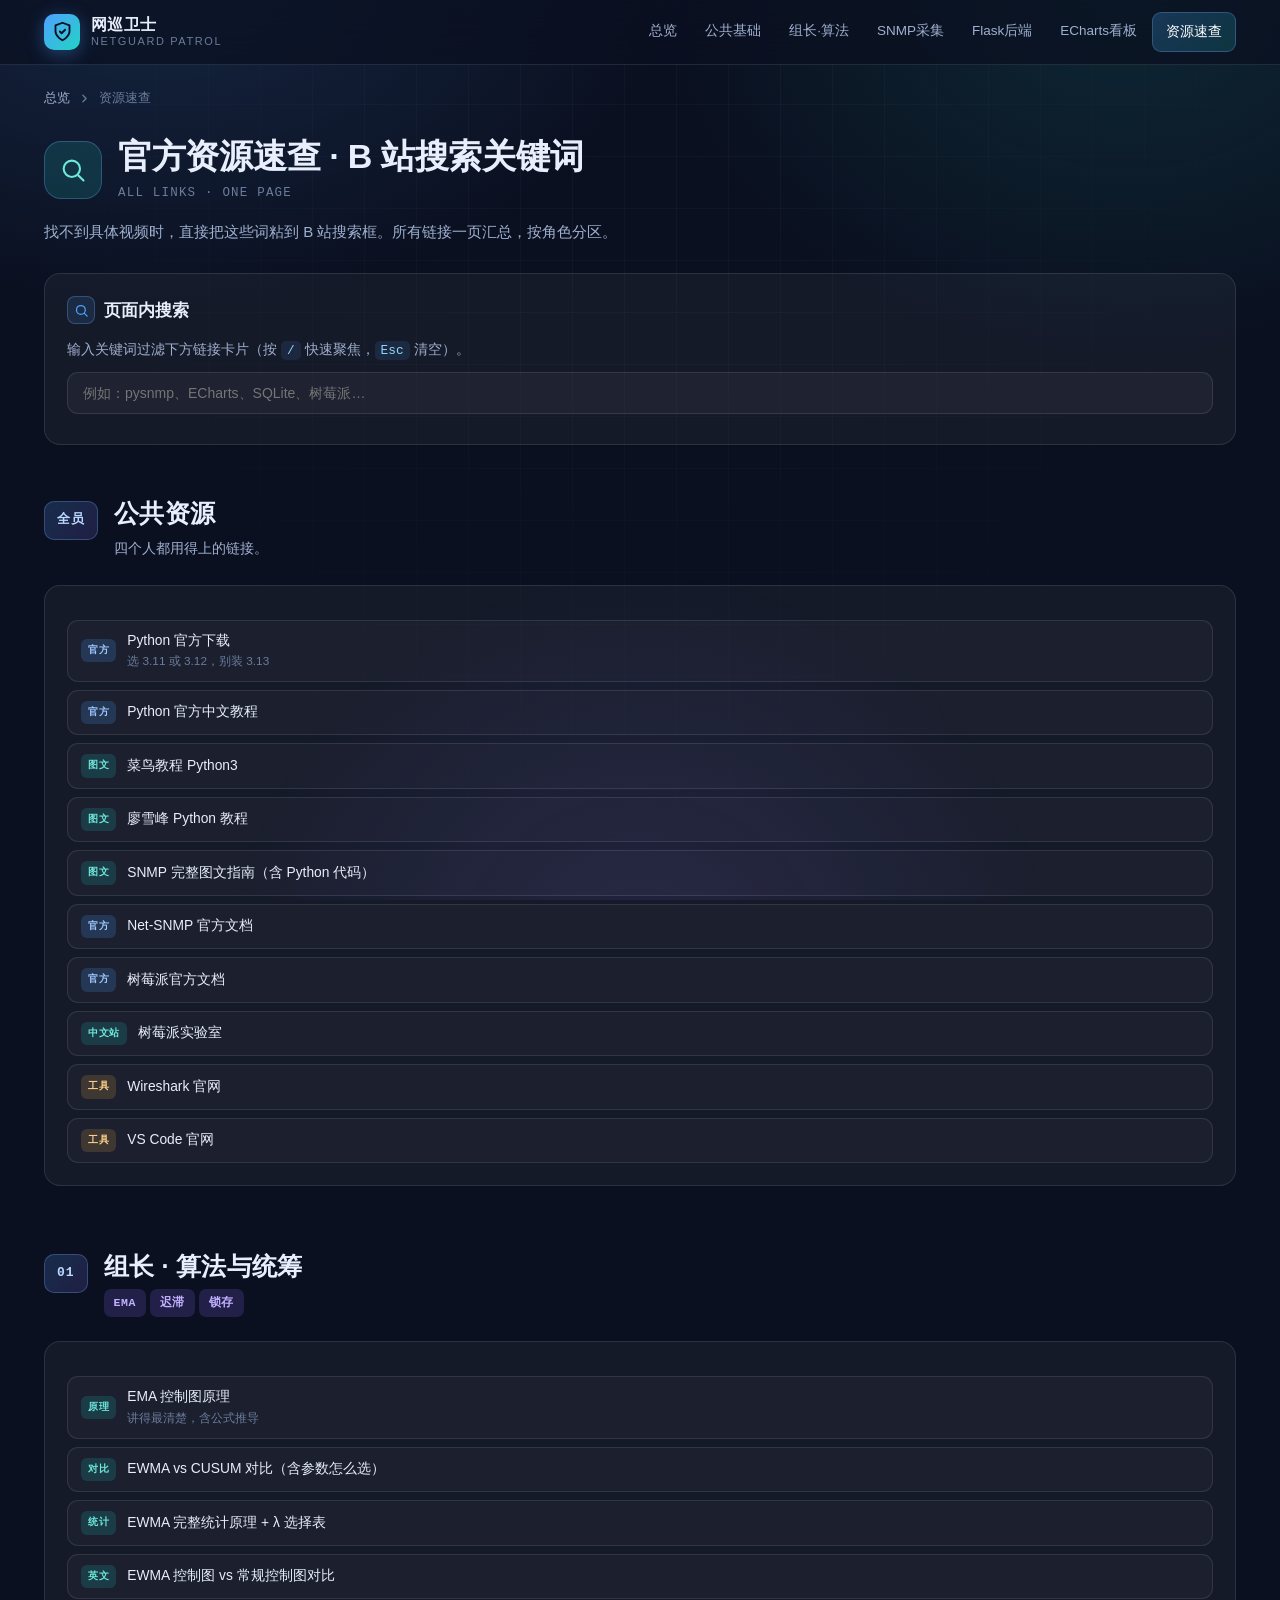
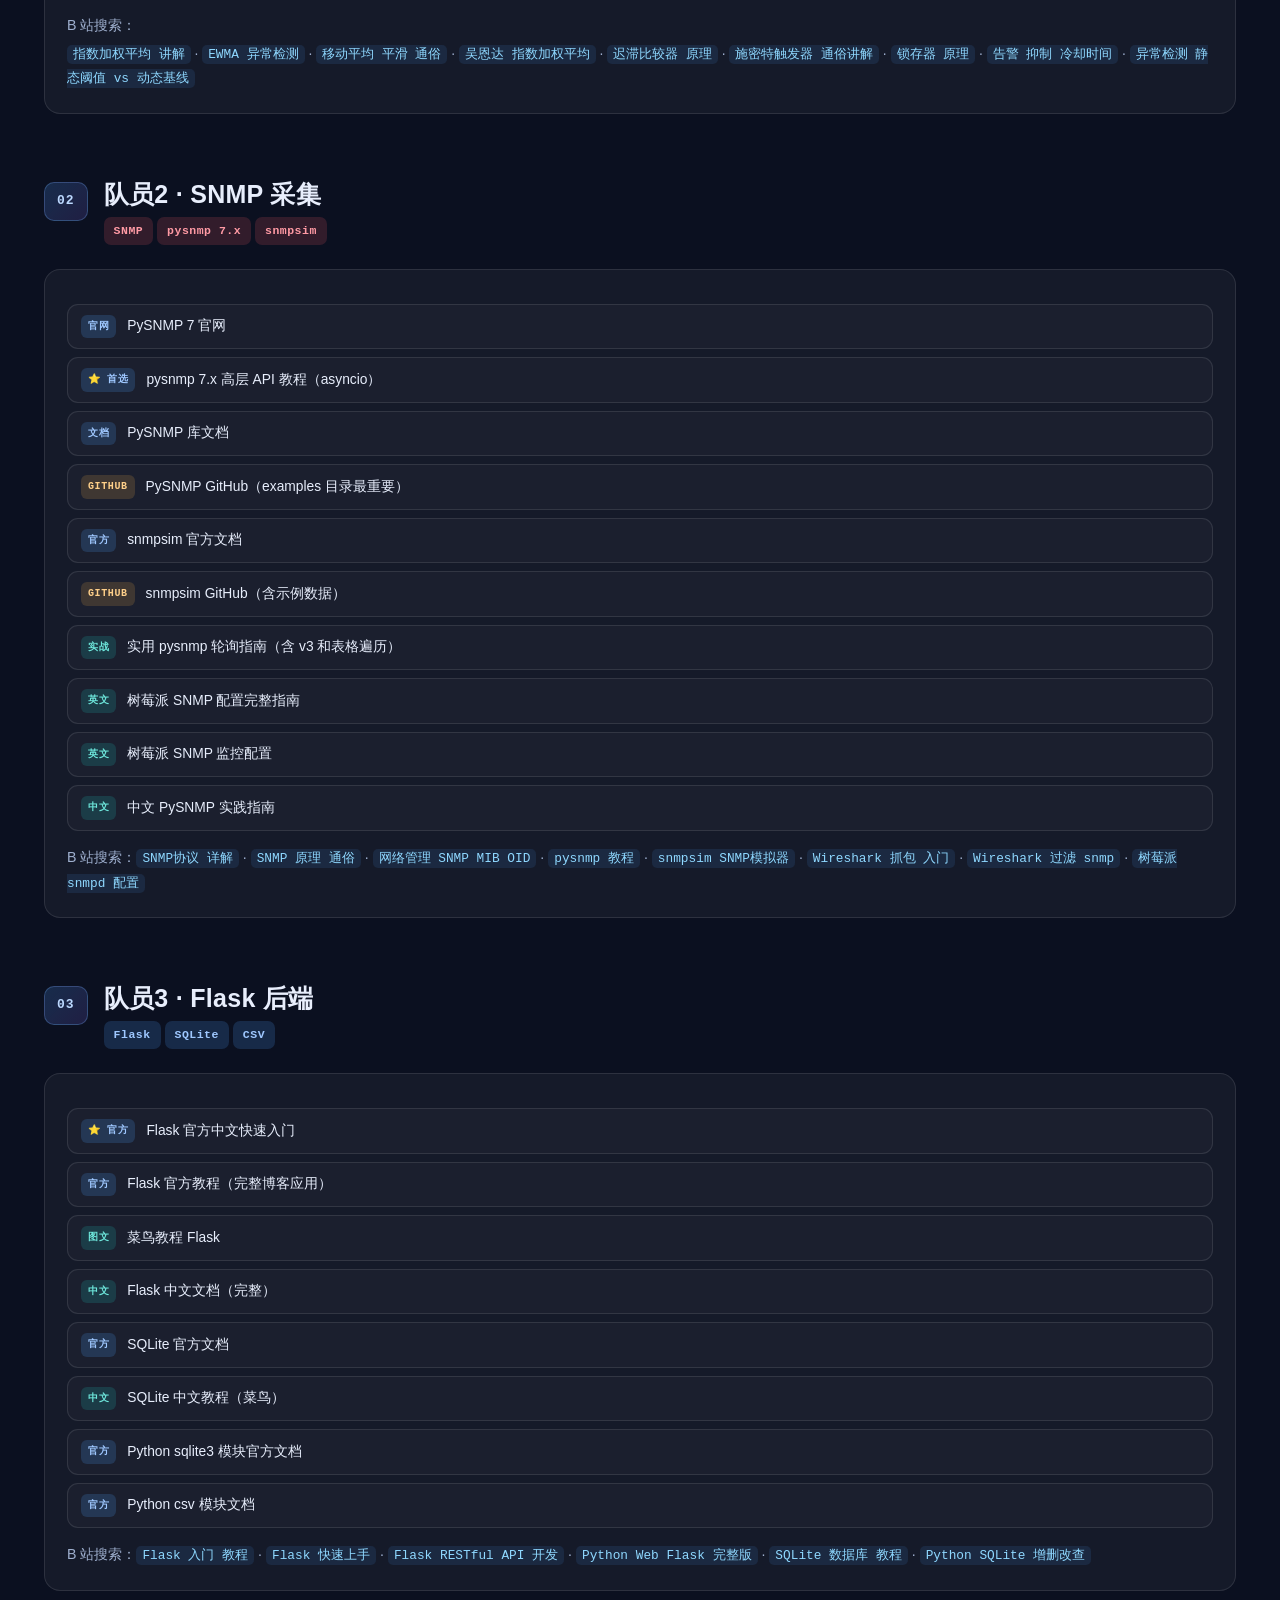
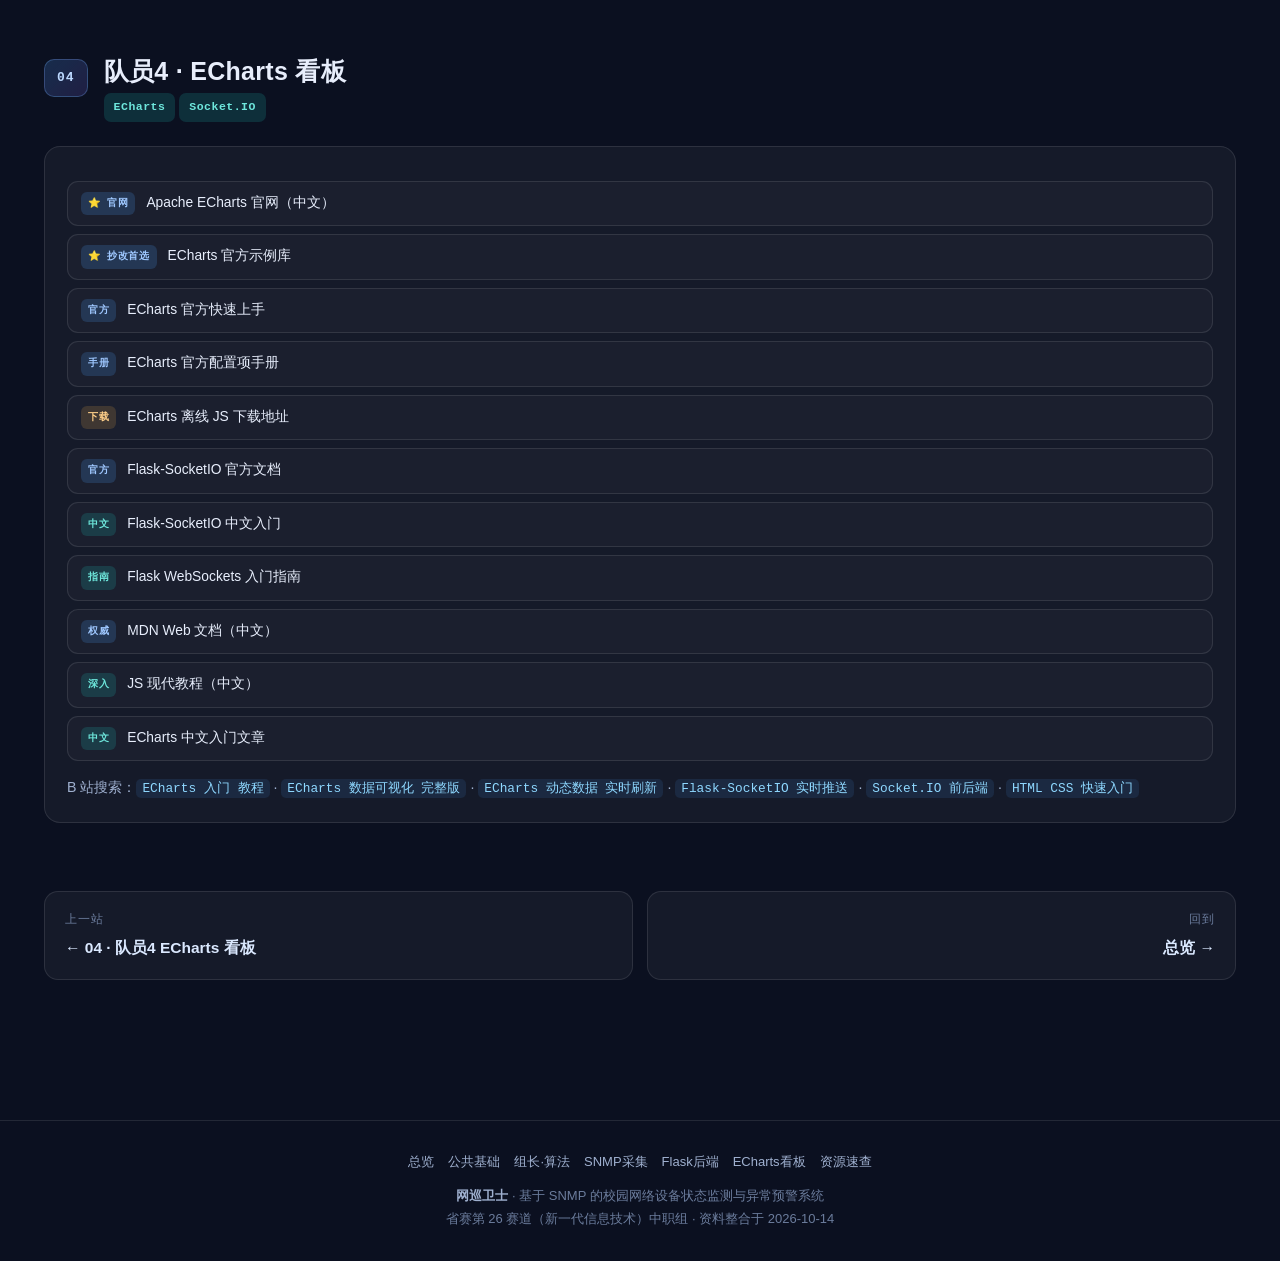
<file: resources.html>
<!DOCTYPE html>
<html lang="zh-CN">
<head>
<meta charset="UTF-8">
<meta name="viewport" content="width=device-width, initial-scale=1.0">
<title>资源速查 | 网巡卫士学习资料</title>
<link rel="stylesheet" href="assets/style.css">
</head>
<body>

<header class="topbar">
  <div class="topbar-inner">
    <a class="brand" href="index.html">
      <div class="logo"><svg viewBox="0 0 24 24"><path d="M12 22s8-4 8-10V5l-8-3-8 3v7c0 6 8 10 8 10z"/><path d="M9 12l2 2 4-4"/></svg></div>
      <div><b>网巡卫士</b><span>NetGuard Patrol</span></div>
    </a>
    <button class="menu-toggle" id="menuToggle" aria-label="打开菜单">☰</button>
    <nav class="menu" id="menu">
      <a href="index.html">总览</a>
      <a href="common.html">公共基础</a>
      <a href="member1.html">组长·算法</a>
      <a href="member2.html">SNMP采集</a>
      <a href="member3.html">Flask后端</a>
      <a href="member4.html">ECharts看板</a>
      <a href="resources.html">资源速查</a>
    </nav>
  </div>
</header>

<main>

  <div class="crumb">
    <a href="index.html">总览</a>
    <svg viewBox="0 0 24 24"><path d="M9 18l6-6-6-6"/></svg>
    <span>资源速查</span>
  </div>

  <div class="page-hero">
    <div class="ph-top">
      <div class="ph-ic" style="background:rgba(34,211,197,.15)"><svg viewBox="0 0 24 24" style="stroke:#6ee7dc"><circle cx="11" cy="11" r="7"/><path d="M21 21l-4.35-4.35"/></svg></div>
      <div>
        <h1>官方资源速查 · B 站搜索关键词</h1>
        <div class="ph-sub">All Links · One Page</div>
      </div>
    </div>
    <p class="ph-desc">找不到具体视频时，直接把这些词粘到 B 站搜索框。所有链接一页汇总，按角色分区。</p>
  </div>

  <div class="card" style="margin-top:22px">
    <h3><span class="ic"><svg viewBox="0 0 24 24"><circle cx="11" cy="11" r="7"/><path d="M21 21l-4.35-4.35"/></svg></span>页面内搜索</h3>
    <p style="margin-bottom:10px">输入关键词过滤下方链接卡片（按 <code class="inline">/</code> 快速聚焦，<code class="inline">Esc</code> 清空）。</p>
    <input id="siteSearch" type="search" placeholder="例如：pysnmp、ECharts、SQLite、树莓派…"
      style="width:100%;padding:12px 15px;border-radius:11px;border:1px solid var(--line);background:rgba(255,255,255,.04);color:var(--text);font-size:14px;font-family:inherit;outline:none">
    <div id="searchResult" style="font-size:12.5px;color:var(--text-mute);margin-top:8px"></div>
  </div>

  <!-- 全员 -->
  <section class="block" id="all">
    <div class="sec-head">
      <div class="sec-num">全员</div>
      <div><h2>公共资源</h2><p>四个人都用得上的链接。</p></div>
    </div>
    <div class="card" data-search="python 官方 下载 离线 pip 安装 教程 snmp 协议 net-snmp 树莓派">
      <div class="links">
        <a class="link" href="https://www.python.org/downloads/" target="_blank" rel="noopener"><span class="badge b-official">官方</span><span class="t">Python 官方下载<small>选 3.11 或 3.12，别装 3.13</small></span></a>
        <a class="link" href="https://docs.python.org/zh-cn/3/tutorial/" target="_blank" rel="noopener"><span class="badge b-official">官方</span><span class="t">Python 官方中文教程</span></a>
        <a class="link" href="https://www.runoob.com/python3/python3-tutorial.html" target="_blank" rel="noopener"><span class="badge b-article">图文</span><span class="t">菜鸟教程 Python3</span></a>
        <a class="link" href="https://liaoxuefeng.com/books/python/introduction/index.html" target="_blank" rel="noopener"><span class="badge b-article">图文</span><span class="t">廖雪峰 Python 教程</span></a>
        <a class="link" href="https://calmops.com/network/snmp-protocol-network-management" target="_blank" rel="noopener"><span class="badge b-article">图文</span><span class="t">SNMP 完整图文指南（含 Python 代码）</span></a>
        <a class="link" href="http://www.net-snmp.org/docs/" target="_blank" rel="noopener"><span class="badge b-official">官方</span><span class="t">Net-SNMP 官方文档</span></a>
        <a class="link" href="https://www.raspberrypi.com/documentation/computers/getting-started.html" target="_blank" rel="noopener"><span class="badge b-official">官方</span><span class="t">树莓派官方文档</span></a>
        <a class="link" href="https://shumeipai.nxez.com/" target="_blank" rel="noopener"><span class="badge b-article">中文站</span><span class="t">树莓派实验室</span></a>
        <a class="link" href="https://www.wireshark.org/" target="_blank" rel="noopener"><span class="badge b-tool">工具</span><span class="t">Wireshark 官网</span></a>
        <a class="link" href="https://code.visualstudio.com/" target="_blank" rel="noopener"><span class="badge b-tool">工具</span><span class="t">VS Code 官网</span></a>
      </div>
    </div>
  </section>

  <!-- 组长 -->
  <section class="block" id="leader">
    <div class="sec-head">
      <div class="sec-num">01</div>
      <div><h2>组长 · 算法与统筹</h2><p><span class="role-tag r-leader">EMA</span> <span class="role-tag r-leader">迟滞</span> <span class="role-tag r-leader">锁存</span></p></div>
    </div>
    <div class="card" data-search="ema ewma 指数加权移动 控制图 cusum 迟滞 施密特触发器 锁存 异常检测 静态阈值 动态基线">
      <div class="links">
        <a class="link" href="https://niobia.ai/learn/ewma-control-chart" target="_blank" rel="noopener"><span class="badge b-article">原理</span><span class="t">EMA 控制图原理<small>讲得最清楚，含公式推导</small></span></a>
        <a class="link" href="https://www.authensor.com/learn/ewma-and-cusum-for-agent-monitoring" target="_blank" rel="noopener"><span class="badge b-article">对比</span><span class="t">EWMA vs CUSUM 对比（含参数怎么选）</span></a>
        <a class="link" href="https://www.stats.bris.ac.uk/R/web/packages/shewhartr/vignettes/memory-based-charts.html" target="_blank" rel="noopener"><span class="badge b-article">统计</span><span class="t">EWMA 完整统计原理 + λ 选择表</span></a>
        <a class="link" href="https://www.qualitydigest.com/node/38779/" target="_blank" rel="noopener"><span class="badge b-article">英文</span><span class="t">EWMA 控制图 vs 常规控制图对比</span></a>
      </div>
      <p style="margin-top:14px">B 站搜索：</p>
      <p style="color:var(--text-dim);font-size:13.8px;margin-top:4px"><code class="inline">指数加权平均 讲解</code> · <code class="inline">EWMA 异常检测</code> · <code class="inline">移动平均 平滑 通俗</code> · <code class="inline">吴恩达 指数加权平均</code> · <code class="inline">迟滞比较器 原理</code> · <code class="inline">施密特触发器 通俗讲解</code> · <code class="inline">锁存器 原理</code> · <code class="inline">告警 抑制 冷却时间</code> · <code class="inline">异常检测 静态阈值 vs 动态基线</code></p>
    </div>
  </section>

  <!-- 队员2 -->
  <section class="block" id="m2">
    <div class="sec-head">
      <div class="sec-num">02</div>
      <div><h2>队员2 · SNMP 采集</h2><p><span class="role-tag r-m2">SNMP</span> <span class="role-tag r-m2">pysnmp 7.x</span> <span class="role-tag r-m2">snmpsim</span></p></div>
    </div>
    <div class="card" data-search="snmp pysnmp snmpsim 树莓派 snmpd wireshark 抓包 oid mib">
      <div class="links">
        <a class="link" href="https://pysnmp.com/" target="_blank" rel="noopener"><span class="badge b-official">官网</span><span class="t">PySNMP 7 官网</span></a>
        <a class="link" href="https://www.pysnmp.com/pysnmp/docs/pysnmp-hlapi-tutorial" target="_blank" rel="noopener"><span class="badge b-official">⭐ 首选</span><span class="t">pysnmp 7.x 高层 API 教程（asyncio）</span></a>
        <a class="link" href="https://www.pysnmp.com/pysnmp/docs/" target="_blank" rel="noopener"><span class="badge b-official">文档</span><span class="t">PySNMP 库文档</span></a>
        <a class="link" href="https://github.com/lextudio/pysnmp" target="_blank" rel="noopener"><span class="badge b-tool">GitHub</span><span class="t">PySNMP GitHub（examples 目录最重要）</span></a>
        <a class="link" href="https://www.pysnmp.com/snmpsim/" target="_blank" rel="noopener"><span class="badge b-official">官方</span><span class="t">snmpsim 官方文档</span></a>
        <a class="link" href="https://github.com/lextudio/snmpsim" target="_blank" rel="noopener"><span class="badge b-tool">GitHub</span><span class="t">snmpsim GitHub（含示例数据）</span></a>
        <a class="link" href="https://snmp-monitoring.info/guides/python-polling" target="_blank" rel="noopener"><span class="badge b-article">实战</span><span class="t">实用 pysnmp 轮询指南（含 v3 和表格遍历）</span></a>
        <a class="link" href="https://alotofservers.com/?p=8140" target="_blank" rel="noopener"><span class="badge b-article">英文</span><span class="t">树莓派 SNMP 配置完整指南</span></a>
        <a class="link" href="https://www.pingtesti.com/en/blog/raspberry-pi-snmp-monitoring" target="_blank" rel="noopener"><span class="badge b-article">英文</span><span class="t">树莓派 SNMP 监控配置</span></a>
        <a class="link" href="https://blog.gitcode.com/ac4a48a247ab2cd4cedaae7cd2b6e87c.html" target="_blank" rel="noopener"><span class="badge b-article">中文</span><span class="t">中文 PySNMP 实践指南</span></a>
      </div>
      <p style="margin-top:14px">B 站搜索：<code class="inline">SNMP协议 详解</code> · <code class="inline">SNMP 原理 通俗</code> · <code class="inline">网络管理 SNMP MIB OID</code> · <code class="inline">pysnmp 教程</code> · <code class="inline">snmpsim SNMP模拟器</code> · <code class="inline">Wireshark 抓包 入门</code> · <code class="inline">Wireshark 过滤 snmp</code> · <code class="inline">树莓派 snmpd 配置</code></p>
    </div>
  </section>

  <!-- 队员3 -->
  <section class="block" id="m3">
    <div class="sec-head">
      <div class="sec-num">03</div>
      <div><h2>队员3 · Flask 后端</h2><p><span class="role-tag r-m3">Flask</span> <span class="role-tag r-m3">SQLite</span> <span class="role-tag r-m3">CSV</span></p></div>
    </div>
    <div class="card" data-search="flask 路由 json 接口 sqlite 数据库 csv 导出 python">
      <div class="links">
        <a class="link" href="https://flask.palletsprojects.com/zh-cn/stable/quickstart/" target="_blank" rel="noopener"><span class="badge b-official">⭐ 官方</span><span class="t">Flask 官方中文快速入门</span></a>
        <a class="link" href="https://flask.palletsprojects.com/zh-cn/stable/tutorial/" target="_blank" rel="noopener"><span class="badge b-official">官方</span><span class="t">Flask 官方教程（完整博客应用）</span></a>
        <a class="link" href="https://www.runoob.com/flask/flask-tutorial.html" target="_blank" rel="noopener"><span class="badge b-article">图文</span><span class="t">菜鸟教程 Flask</span></a>
        <a class="link" href="https://dormousehole.readthedocs.io/" target="_blank" rel="noopener"><span class="badge b-article">中文</span><span class="t">Flask 中文文档（完整）</span></a>
        <a class="link" href="https://www.sqlite.org/docs.html" target="_blank" rel="noopener"><span class="badge b-official">官方</span><span class="t">SQLite 官方文档</span></a>
        <a class="link" href="https://www.runoob.com/sqlite/sqlite-tutorial.html" target="_blank" rel="noopener"><span class="badge b-article">中文</span><span class="t">SQLite 中文教程（菜鸟）</span></a>
        <a class="link" href="https://docs.python.org/zh-cn/3/library/sqlite3.html" target="_blank" rel="noopener"><span class="badge b-official">官方</span><span class="t">Python sqlite3 模块官方文档</span></a>
        <a class="link" href="https://docs.python.org/zh-cn/3/library/csv.html" target="_blank" rel="noopener"><span class="badge b-official">官方</span><span class="t">Python csv 模块文档</span></a>
      </div>
      <p style="margin-top:14px">B 站搜索：<code class="inline">Flask 入门 教程</code> · <code class="inline">Flask 快速上手</code> · <code class="inline">Flask RESTful API 开发</code> · <code class="inline">Python Web Flask 完整版</code> · <code class="inline">SQLite 数据库 教程</code> · <code class="inline">Python SQLite 增删改查</code></p>
    </div>
  </section>

  <!-- 队员4 -->
  <section class="block" id="m4">
    <div class="sec-head">
      <div class="sec-num">04</div>
      <div><h2>队员4 · ECharts 看板</h2><p><span class="role-tag r-m4">ECharts</span> <span class="role-tag r-m4">Socket.IO</span></p></div>
    </div>
    <div class="card" data-search="echarts 图表 折线图 动态 实时 刷新 socketio websocket 前端 html javascript">
      <div class="links">
        <a class="link" href="https://echarts.apache.org/zh/index.html" target="_blank" rel="noopener"><span class="badge b-official">⭐ 官网</span><span class="t">Apache ECharts 官网（中文）</span></a>
        <a class="link" href="https://echarts.apache.org/examples/zh/index.html" target="_blank" rel="noopener"><span class="badge b-official">⭐ 抄改首选</span><span class="t">ECharts 官方示例库</span></a>
        <a class="link" href="https://echarts.apache.org/handbook/zh/get-started/" target="_blank" rel="noopener"><span class="badge b-official">官方</span><span class="t">ECharts 官方快速上手</span></a>
        <a class="link" href="https://echarts.apache.org/zh/option.html" target="_blank" rel="noopener"><span class="badge b-official">手册</span><span class="t">ECharts 官方配置项手册</span></a>
        <a class="link" href="https://echarts.apache.org/zh/download.html" target="_blank" rel="noopener"><span class="badge b-tool">下载</span><span class="t">ECharts 离线 JS 下载地址</span></a>
        <a class="link" href="https://flask-socketio.readthedocs.io/" target="_blank" rel="noopener"><span class="badge b-official">官方</span><span class="t">Flask-SocketIO 官方文档</span></a>
        <a class="link" href="https://learncode.com.tw/?p=2750/" target="_blank" rel="noopener"><span class="badge b-article">中文</span><span class="t">Flask-SocketIO 中文入门</span></a>
        <a class="link" href="https://www.guance.com/learn/articles/flask-websockets" target="_blank" rel="noopener"><span class="badge b-article">指南</span><span class="t">Flask WebSockets 入门指南</span></a>
        <a class="link" href="https://developer.mozilla.org/zh-CN/docs/Web" target="_blank" rel="noopener"><span class="badge b-official">权威</span><span class="t">MDN Web 文档（中文）</span></a>
        <a class="link" href="https://zh.javascript.info/" target="_blank" rel="noopener"><span class="badge b-article">深入</span><span class="t">JS 现代教程（中文）</span></a>
        <a class="link" href="https://cloud.baidu.com/article/5325371" target="_blank" rel="noopener"><span class="badge b-article">中文</span><span class="t">ECharts 中文入门文章</span></a>
      </div>
      <p style="margin-top:14px">B 站搜索：<code class="inline">ECharts 入门 教程</code> · <code class="inline">ECharts 数据可视化 完整版</code> · <code class="inline">ECharts 动态数据 实时刷新</code> · <code class="inline">Flask-SocketIO 实时推送</code> · <code class="inline">Socket.IO 前后端</code> · <code class="inline">HTML CSS 快速入门</code></p>
    </div>
  </section>

  <div class="pager">
    <a href="member4.html">
      <div class="pg-k">上一站</div>
      <div class="pg-v">← 04 · 队员4 ECharts 看板</div>
    </a>
    <a class="next" href="index.html">
      <div class="pg-k">回到</div>
      <div class="pg-v">总览 →</div>
    </a>
  </div>

</main>

<footer>
  <div class="fnav">
    <a href="index.html">总览</a>
    <a href="common.html">公共基础</a>
    <a href="member1.html">组长·算法</a>
    <a href="member2.html">SNMP采集</a>
    <a href="member3.html">Flask后端</a>
    <a href="member4.html">ECharts看板</a>
    <a href="resources.html">资源速查</a>
  </div>
  <b>网巡卫士</b> · 基于 SNMP 的校园网络设备状态监测与异常预警系统<br>
  省赛第 26 赛道（新一代信息技术）中职组 · 资料整合于 2026-10-14
</footer>

<button id="toTop" aria-label="回到顶部"><svg viewBox="0 0 24 24"><path d="M12 19V5"/><path d="M5 12l7-7 7 7"/></svg></button>
<script src="assets/app.js"></script>
</body>
</html>
</file>
<file: assets/style.css>
/* =========================================================
   网巡卫士 · 学习资料站 共享样式
   ========================================================= */
:root{
  --bg:#0b1020;
  --panel:rgba(255,255,255,.045);
  --panel-hover:rgba(255,255,255,.075);
  --line:rgba(255,255,255,.10);
  --line-strong:rgba(120,180,255,.28);
  --text:#e8eefc;
  --text-dim:#9fb0cf;
  --text-mute:#6b7c9c;
  --accent:#4ea1ff;
  --accent-2:#22d3c5;
  --accent-3:#8b6cff;
  --warn:#ffb547;
  --danger:#ff5f6d;
  --ok:#37d67a;
  --radius:16px;
  --mono:"JetBrains Mono","SFMono-Regular",Consolas,"Liberation Mono",Menlo,monospace;
  --sans:-apple-system,BlinkMacSystemFont,"Segoe UI","PingFang SC","Hiragino Sans GB","Microsoft YaHei",sans-serif;
}
*{box-sizing:border-box;margin:0;padding:0}
html{scroll-behavior:smooth;scroll-padding-top:88px}
body{
  background:var(--bg);color:var(--text);font-family:var(--sans);
  line-height:1.75;-webkit-font-smoothing:antialiased;overflow-x:hidden;
  min-height:100vh;display:flex;flex-direction:column;
}
body::before{
  content:"";position:fixed;inset:0;z-index:-2;pointer-events:none;
  background:
    radial-gradient(900px 600px at 12% -5%, rgba(78,161,255,.16), transparent 60%),
    radial-gradient(800px 600px at 88% 0%, rgba(34,211,197,.12), transparent 60%),
    radial-gradient(700px 700px at 50% 110%, rgba(139,108,255,.12), transparent 60%);
}
body::after{
  content:"";position:fixed;inset:0;z-index:-1;pointer-events:none;
  background-image:linear-gradient(rgba(255,255,255,.028) 1px,transparent 1px),linear-gradient(90deg,rgba(255,255,255,.028) 1px,transparent 1px);
  background-size:52px 52px;
  mask-image:radial-gradient(ellipse at 50% 0%,#000 20%,transparent 78%);
  -webkit-mask-image:radial-gradient(ellipse at 50% 0%,#000 20%,transparent 78%);
}

/* ============ 顶部导航 ============ */
header.topbar{
  position:sticky;top:0;z-index:60;backdrop-filter:blur(16px);
  -webkit-backdrop-filter:blur(16px);
  background:rgba(11,16,32,.72);border-bottom:1px solid var(--line);
}
.topbar-inner{max-width:1240px;margin:0 auto;padding:12px 24px;display:flex;align-items:center;gap:20px}
.brand{display:flex;align-items:center;gap:11px;flex-shrink:0;text-decoration:none;color:inherit}
.brand .logo{
  width:36px;height:36px;border-radius:10px;flex-shrink:0;
  background:linear-gradient(135deg,var(--accent),var(--accent-2));
  display:grid;place-items:center;box-shadow:0 4px 18px rgba(78,161,255,.35);
}
.brand .logo svg{width:21px;height:21px;stroke:#04101f;fill:none;stroke-width:2.1;stroke-linecap:round;stroke-linejoin:round}
.brand b{font-size:16px;letter-spacing:.3px;display:block;line-height:1.25}
.brand span{font-size:11px;color:var(--text-mute);letter-spacing:1.6px;text-transform:uppercase;display:block;line-height:1.2}
nav.menu{display:flex;gap:2px;margin-left:auto;flex-wrap:wrap;justify-content:flex-end}
nav.menu a{
  color:var(--text-dim);text-decoration:none;font-size:13.5px;font-weight:500;
  padding:7px 13px;border-radius:9px;transition:.18s;white-space:nowrap;
}
nav.menu a:hover{color:#fff;background:var(--panel-hover)}
nav.menu a.active{color:#fff;background:linear-gradient(135deg,rgba(78,161,255,.24),rgba(34,211,197,.18));border:1px solid var(--line-strong)}
.menu-toggle{display:none;background:none;border:1px solid var(--line);color:var(--text);border-radius:9px;padding:7px 11px;cursor:pointer;font-size:16px;line-height:1}

/* ============ 容器 ============ */
main{max-width:1240px;margin:0 auto;padding:0 24px 80px;width:100%;flex:1}
section.block{padding:52px 0 12px;scroll-margin-top:90px}
.sec-head{display:flex;align-items:flex-start;gap:16px;margin-bottom:24px}
.sec-num{
  font-family:var(--mono);font-size:13px;font-weight:700;letter-spacing:1px;
  padding:7px 12px;border-radius:10px;flex-shrink:0;margin-top:4px;
  background:linear-gradient(135deg,rgba(78,161,255,.2),rgba(139,108,255,.16));
  border:1px solid var(--line-strong);color:#bcd9ff;
}
.sec-head h2{font-size:25px;letter-spacing:.3px;line-height:1.35;display:flex;align-items:center;gap:10px;flex-wrap:wrap}
.sec-head p{color:var(--text-dim);font-size:14px;margin-top:5px}
.sec-head .tasks{font-size:12.5px;color:var(--text-mute);margin-top:7px;border-left:2px solid var(--line-strong);padding-left:10px}

/* ============ HERO ============ */
.hero{padding:64px 0 26px;text-align:center;position:relative}
.hero .tag{
  display:inline-flex;align-items:center;gap:8px;font-size:12.5px;letter-spacing:1.5px;
  text-transform:uppercase;font-weight:600;color:#9fc8ff;padding:6px 15px;border-radius:100px;
  background:rgba(78,161,255,.1);border:1px solid var(--line-strong);
}
.hero .dot{width:6px;height:6px;border-radius:50%;background:var(--ok);box-shadow:0 0 10px var(--ok);animation:pulse 2s infinite}
@keyframes pulse{0%,100%{opacity:1}50%{opacity:.35}}
.hero h1{
  font-size:clamp(30px,5.2vw,52px);margin:22px 0 14px;line-height:1.2;letter-spacing:-.5px;
  background:linear-gradient(120deg,#fff 12%,#8fc4ff 48%,#5ee6d8 88%);
  -webkit-background-clip:text;background-clip:text;color:transparent;
}
.hero .lead{color:var(--text-dim);font-size:16px;max-width:760px;margin:0 auto}
.hero .meta{display:flex;flex-wrap:wrap;gap:10px;justify-content:center;margin-top:24px}
.chip{font-size:13px;color:var(--text-dim);padding:6px 14px;border-radius:100px;background:var(--panel);border:1px solid var(--line)}
.chip b{color:#cfe2ff;font-weight:600}

/* ============ 统计卡 ============ */
.stats{display:grid;grid-template-columns:repeat(auto-fit,minmax(190px,1fr));gap:14px;margin-top:38px}
.stat{
  background:var(--panel);border:1px solid var(--line);border-radius:var(--radius);
  padding:20px;text-align:left;transition:.22s;position:relative;overflow:hidden;
}
.stat:hover{border-color:var(--line-strong);transform:translateY(-3px);background:var(--panel-hover)}
.stat::before{content:"";position:absolute;left:0;top:0;height:100%;width:3px;background:linear-gradient(180deg,var(--accent),var(--accent-2))}
.stat .k{font-size:11.5px;color:var(--text-mute);letter-spacing:1.2px;text-transform:uppercase}
.stat .v{font-family:var(--mono);font-size:27px;font-weight:700;margin-top:6px;color:#fff}
.stat .v small{font-size:14px;color:var(--text-dim);font-weight:500}
.stat .d{font-size:12.5px;color:var(--text-dim);margin-top:3px}

/* ============ 角色入口大卡 ============ */
.roles{display:grid;grid-template-columns:repeat(auto-fit,minmax(280px,1fr));gap:16px;margin-top:8px}
.role-card{
  display:flex;flex-direction:column;text-decoration:none;color:inherit;
  background:var(--panel);border:1px solid var(--line);border-radius:var(--radius);
  padding:24px;transition:.24s;position:relative;overflow:hidden;
}
.role-card::after{
  content:"";position:absolute;inset:0;border-radius:var(--radius);opacity:0;
  background:linear-gradient(140deg,rgba(78,161,255,.1),transparent 55%);transition:.24s;
}
.role-card:hover{transform:translateY(-5px);border-color:var(--line-strong);box-shadow:0 14px 40px rgba(0,0,0,.35)}
.role-card:hover::after{opacity:1}
.role-card .rc-top{display:flex;align-items:center;gap:13px;margin-bottom:14px;position:relative;z-index:1}
.role-card .rc-ic{
  width:46px;height:46px;border-radius:13px;display:grid;place-items:center;flex-shrink:0;
  border:1px solid var(--line-strong);
}
.role-card .rc-ic svg{width:23px;height:23px;fill:none;stroke-width:1.9;stroke-linecap:round;stroke-linejoin:round}
.rc-leader .rc-ic{background:rgba(139,108,255,.16)} .rc-leader .rc-ic svg{stroke:#b8a3ff}
.rc-m2 .rc-ic{background:rgba(255,95,109,.15)} .rc-m2 .rc-ic svg{stroke:#ff9aa4}
.rc-m3 .rc-ic{background:rgba(78,161,255,.16)} .rc-m3 .rc-ic svg{stroke:#8fc4ff}
.rc-m4 .rc-ic{background:rgba(34,211,197,.15)} .rc-m4 .rc-ic svg{stroke:#6ee7dc}
.role-card .rc-name{font-size:17px;font-weight:700;line-height:1.3}
.role-card .rc-sub{font-size:12px;color:var(--text-mute);font-family:var(--mono);letter-spacing:.6px;margin-top:2px}
.role-card .rc-desc{font-size:13.6px;color:var(--text-dim);position:relative;z-index:1;flex:1}
.role-card .rc-tags{display:flex;flex-wrap:wrap;gap:6px;margin-top:15px;position:relative;z-index:1}
.role-card .rc-foot{
  display:flex;align-items:center;justify-content:space-between;margin-top:16px;padding-top:14px;
  border-top:1px solid var(--line);font-size:13px;color:var(--accent);font-weight:600;
  position:relative;z-index:1;
}
.role-card .rc-foot .go{display:flex;align-items:center;gap:6px;transition:.22s}
.role-card:hover .rc-foot .go{gap:11px}
.role-card .rc-foot svg{width:15px;height:15px;stroke:currentColor;fill:none;stroke-width:2.2;stroke-linecap:round;stroke-linejoin:round}

/* ============ 卡片/网格 ============ */
.grid{display:grid;gap:16px}
.g2{grid-template-columns:repeat(auto-fit,minmax(320px,1fr))}
.g3{grid-template-columns:repeat(auto-fit,minmax(260px,1fr))}
.card{background:var(--panel);border:1px solid var(--line);border-radius:var(--radius);padding:22px;transition:.22s}
.card:hover{border-color:var(--line-strong);background:var(--panel-hover)}
.card h3{font-size:16.5px;margin-bottom:12px;display:flex;align-items:center;gap:9px}
.card h3 .ic{
  width:28px;height:28px;border-radius:8px;display:grid;place-items:center;flex-shrink:0;
  background:rgba(78,161,255,.13);border:1px solid var(--line-strong);
}
.card h3 .ic svg{width:15px;height:15px;stroke:var(--accent);fill:none;stroke-width:2;stroke-linecap:round;stroke-linejoin:round}
.card p,.card li{color:var(--text-dim);font-size:14.2px}
.card ul{padding-left:19px;margin-top:8px}
.card ul li{margin-bottom:6px}
.card h3.sub{font-size:15.5px;margin:20px 0 8px}

/* ============ 清单 ============ */
.check-list{list-style:none;padding:0;margin:10px 0 0}
.check-list li{position:relative;padding-left:27px;margin-bottom:9px;font-size:14.2px;color:var(--text-dim)}
.check-list li::before{
  content:"";position:absolute;left:0;top:8px;width:14px;height:14px;border-radius:4px;
  border:1.6px solid var(--accent);background:rgba(78,161,255,.12);
}
.check-list li::after{
  content:"";position:absolute;left:4px;top:11px;width:5px;height:8px;
  border-right:1.8px solid var(--accent);border-bottom:1.8px solid var(--accent);transform:rotate(42deg);
}

/* ============ 链接列表 ============ */
.links{display:flex;flex-direction:column;gap:8px;margin-top:12px}
.link{
  display:flex;align-items:center;gap:11px;text-decoration:none;padding:10px 13px;border-radius:11px;
  background:rgba(255,255,255,.028);border:1px solid var(--line);transition:.18s;color:var(--text);
}
.link:hover{background:rgba(78,161,255,.1);border-color:var(--line-strong);transform:translateX(3px)}
.link .badge{
  font-family:var(--mono);font-size:10px;font-weight:700;letter-spacing:.6px;
  padding:3px 7px;border-radius:6px;flex-shrink:0;text-transform:uppercase;white-space:nowrap;
}
.b-official{background:rgba(78,161,255,.18);color:#9fc8ff}
.b-video{background:rgba(255,95,109,.16);color:#ff9aa4}
.b-article{background:rgba(34,211,197,.16);color:#6ee7dc}
.b-tool{background:rgba(255,181,71,.16);color:#ffd08a}
.link .t{font-size:13.8px;line-height:1.5}
.link .t small{display:block;color:var(--text-mute);font-size:11.8px;word-break:break-all;margin-top:2px}

/* ============ 表格 ============ */
.tbl-wrap{overflow-x:auto;border-radius:14px;border:1px solid var(--line);margin-top:14px}
table{width:100%;border-collapse:collapse;font-size:13.8px;min-width:520px}
th{
  background:rgba(78,161,255,.09);text-align:left;padding:11px 14px;font-weight:600;
  color:#cfe2ff;font-size:12.8px;letter-spacing:.4px;white-space:nowrap;border-bottom:1px solid var(--line);
}
td{padding:11px 14px;border-bottom:1px solid rgba(255,255,255,.05);color:var(--text-dim);vertical-align:top}
tbody tr:last-child td{border-bottom:none}
tbody tr:hover td{background:rgba(255,255,255,.03)}
td code,th code{font-family:var(--mono);font-size:12.5px;color:#8fd8ff;background:rgba(78,161,255,.1);padding:2px 6px;border-radius:5px}
td b,th b{color:#e8eefc}

/* ============ 代码块 ============ */
pre{
  background:#070c18;border:1px solid var(--line);border-radius:13px;
  padding:17px 18px;overflow-x:auto;margin-top:13px;position:relative;
}
pre code{font-family:var(--mono);font-size:12.9px;line-height:1.72;color:#cdddf5;white-space:pre}
pre .cm{color:#5c7291}
pre .kw{color:#ff8fb1}
pre .st{color:#8ee6a8}
pre .fn{color:#89c4ff}
pre .nm{color:#ffd08a}
.code-label{position:absolute;top:9px;right:13px;font-family:var(--mono);font-size:10px;color:var(--text-mute);letter-spacing:.8px;text-transform:uppercase}
code.inline{font-family:var(--mono);font-size:12.8px;color:#8fd8ff;background:rgba(78,161,255,.11);padding:2px 6px;border-radius:5px}

/* ============ 提示条 ============ */
.callout{border-radius:13px;padding:15px 18px;margin-top:14px;font-size:14px;border-left:3px solid var(--accent);background:rgba(78,161,255,.075);color:#c6dbff}
.callout.warn{border-left-color:var(--warn);background:rgba(255,181,71,.08);color:#ffe0b0}
.callout.danger{border-left-color:var(--danger);background:rgba(255,95,109,.08);color:#ffc4c9}
.callout.ok{border-left-color:var(--ok);background:rgba(55,214,122,.08);color:#b6f0d0}
.callout b{color:#fff}
.callout .ct{font-weight:700;display:block;margin-bottom:4px;font-size:13.5px;letter-spacing:.4px}

/* ============ 时间线 ============ */
.timeline{position:relative;margin-top:20px;padding-left:32px}
.timeline::before{content:"";position:absolute;left:9px;top:6px;bottom:6px;width:2px;background:linear-gradient(180deg,var(--accent),var(--accent-2),transparent)}
.tl-item{position:relative;margin-bottom:20px}
.tl-item::before{
  content:"";position:absolute;left:-28px;top:6px;width:12px;height:12px;border-radius:50%;
  background:var(--bg);border:2.5px solid var(--accent);box-shadow:0 0 0 4px rgba(78,161,255,.12);
}
.tl-item .day{font-family:var(--mono);font-size:11.5px;color:#9fc8ff;letter-spacing:1px;font-weight:700;text-transform:uppercase}
.tl-item h4{font-size:15px;margin:2px 0 4px}
.tl-item p{color:var(--text-dim);font-size:13.8px}

/* ============ 数据流 ============ */
.flow{
  display:flex;align-items:center;gap:10px;flex-wrap:wrap;justify-content:center;
  background:rgba(255,255,255,.028);border:1px solid var(--line);border-radius:14px;padding:22px 18px;margin-top:16px;
}
.flow .node{
  padding:9px 15px;border-radius:11px;font-size:13px;font-weight:600;text-align:center;
  background:linear-gradient(135deg,rgba(78,161,255,.16),rgba(34,211,197,.1));
  border:1px solid var(--line-strong);color:#dbe9ff;white-space:nowrap;
}
.flow .node small{display:block;font-size:10.5px;color:var(--text-mute);font-weight:500;margin-top:2px}
.flow .arrow{color:var(--accent);font-size:17px;flex-shrink:0}

/* ============ 角色标签 ============ */
.role-tag{
  display:inline-flex;align-items:center;gap:6px;font-size:11.5px;font-weight:700;
  padding:4px 10px;border-radius:7px;letter-spacing:.5px;font-family:var(--mono);white-space:nowrap;
}
.r-leader{background:rgba(139,108,255,.18);color:#c3b2ff}
.r-m2{background:rgba(255,95,109,.16);color:#ff9aa4}
.r-m3{background:rgba(78,161,255,.18);color:#9fc8ff}
.r-m4{background:rgba(34,211,197,.16);color:#6ee7dc}
.r-all{background:rgba(255,181,71,.16);color:#ffd08a}

/* ============ 面包屑 / 页头 ============ */
.crumb{display:flex;align-items:center;gap:8px;font-size:13px;color:var(--text-mute);padding:22px 0 0}
.crumb a{color:var(--text-dim);text-decoration:none;transition:.18s}
.crumb a:hover{color:var(--accent)}
.crumb svg{width:13px;height:13px;stroke:currentColor;fill:none;stroke-width:2.2;stroke-linecap:round;stroke-linejoin:round}

.page-hero{padding:26px 0 6px}
.page-hero .ph-top{display:flex;align-items:center;gap:16px;flex-wrap:wrap}
.page-hero .ph-ic{
  width:58px;height:58px;border-radius:17px;display:grid;place-items:center;flex-shrink:0;border:1px solid var(--line-strong);
}
.page-hero .ph-ic svg{width:28px;height:28px;fill:none;stroke-width:1.8;stroke-linecap:round;stroke-linejoin:round}
.ph-leader .ph-ic{background:rgba(139,108,255,.16)} .ph-leader .ph-ic svg{stroke:#b8a3ff}
.ph-m2 .ph-ic{background:rgba(255,95,109,.15)} .ph-m2 .ph-ic svg{stroke:#ff9aa4}
.ph-m3 .ph-ic{background:rgba(78,161,255,.16)} .ph-m3 .ph-ic svg{stroke:#8fc4ff}
.ph-m4 .ph-ic{background:rgba(34,211,197,.15)} .ph-m4 .ph-ic svg{stroke:#6ee7dc}
.ph-common .ph-ic{background:rgba(255,181,71,.15)} .ph-common .ph-ic svg{stroke:#ffd08a}
.page-hero h1{font-size:clamp(24px,3.6vw,34px);line-height:1.28;letter-spacing:-.3px}
.page-hero .ph-sub{color:var(--text-mute);font-family:var(--mono);font-size:12.5px;letter-spacing:1.2px;text-transform:uppercase;margin-top:4px}
.page-hero .ph-desc{color:var(--text-dim);font-size:15px;margin-top:14px;max-width:820px}
.page-hero .ph-meta{display:flex;flex-wrap:wrap;gap:10px;margin-top:18px}

/* 页内导航（锚点） */
.anchor-nav{
  display:flex;gap:8px;flex-wrap:wrap;margin:22px 0 6px;padding:14px;border-radius:14px;
  background:var(--panel);border:1px solid var(--line);
}
.anchor-nav a{
  font-size:13px;color:var(--text-dim);text-decoration:none;padding:6px 12px;border-radius:8px;
  background:rgba(255,255,255,.03);border:1px solid var(--line);transition:.18s;white-space:nowrap;
}
.anchor-nav a:hover{color:#fff;background:rgba(78,161,255,.12);border-color:var(--line-strong)}

/* 底部翻页 */
.pager{display:flex;justify-content:space-between;gap:14px;margin-top:56px;flex-wrap:wrap}
.pager a{
  flex:1;min-width:220px;text-decoration:none;color:inherit;padding:18px 20px;border-radius:14px;
  background:var(--panel);border:1px solid var(--line);transition:.22s;
}
.pager a:hover{border-color:var(--line-strong);background:var(--panel-hover);transform:translateY(-3px)}
.pager .pg-k{font-size:11.5px;color:var(--text-mute);letter-spacing:1.2px;text-transform:uppercase;font-family:var(--mono)}
.pager .pg-v{font-size:15.5px;font-weight:600;margin-top:3px;color:#dbe9ff}
.pager a.next{text-align:right}

/* ============ 页脚 ============ */
footer{border-top:1px solid var(--line);margin-top:60px;padding:30px 24px;text-align:center;color:var(--text-mute);font-size:13px}
footer b{color:var(--text-dim)}
footer .fnav{display:flex;gap:14px;justify-content:center;flex-wrap:wrap;margin-bottom:12px}
footer .fnav a{color:var(--text-dim);text-decoration:none;font-size:13px;transition:.18s}
footer .fnav a:hover{color:var(--accent)}

/* ============ 回到顶部 ============ */
#toTop{
  position:fixed;right:26px;bottom:26px;width:46px;height:46px;border-radius:13px;
  background:linear-gradient(135deg,var(--accent),var(--accent-2));border:none;cursor:pointer;
  display:grid;place-items:center;opacity:0;pointer-events:none;transition:.28s;z-index:70;
  box-shadow:0 6px 22px rgba(78,161,255,.4);
}
#toTop.show{opacity:1;pointer-events:auto}
#toTop:hover{transform:translateY(-4px)}
#toTop svg{width:20px;height:20px;stroke:#04101f;fill:none;stroke-width:2.4;stroke-linecap:round;stroke-linejoin:round}

/* ============ 响应式 ============ */
@media(max-width:860px){
  .topbar-inner{padding:10px 16px;gap:12px}
  .brand span{display:none}
  .menu-toggle{display:block;margin-left:auto}
  nav.menu{
    position:absolute;top:100%;left:0;right:0;flex-direction:column;gap:2px;
    background:rgba(11,16,32,.97);backdrop-filter:blur(16px);-webkit-backdrop-filter:blur(16px);
    padding:10px 16px 16px;border-bottom:1px solid var(--line);display:none;
  }
  nav.menu.open{display:flex}
  nav.menu a{width:100%;padding:11px 13px}
  main{padding:0 16px 60px}
  .hero{padding:40px 0 18px}
  .sec-head h2{font-size:21px}
  section.block{padding:38px 0 8px}
  .stats{grid-template-columns:repeat(auto-fit,minmax(150px,1fr))}
  .flow{flex-direction:column}
  .flow .arrow{transform:rotate(90deg)}
  .pager a{min-width:100%}
}

/* ============ 打印 ============ */
@media print{
  body{background:#fff;color:#000}
  body::before,body::after,header.topbar,#toTop,.pager,.anchor-nav{display:none}
  .card,.stat,.role-card,.link,.callout,pre{break-inside:avoid;border-color:#ccc;background:#fafafa}
  .card h3,.sec-head h2,.page-hero h1{color:#000}
  .card p,.card li,td,.link .t{color:#333}
}
</file>
